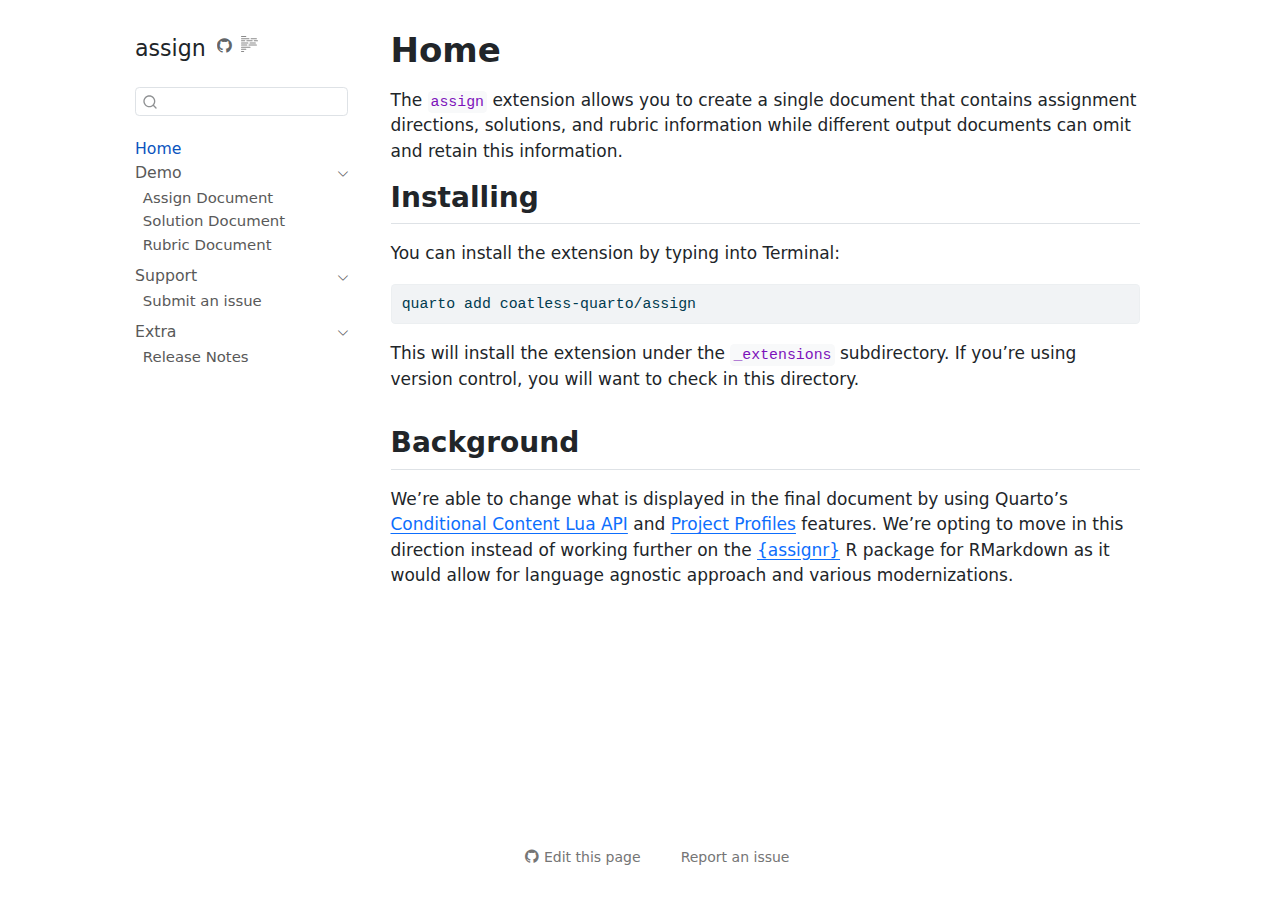
<file: index.html>
<!DOCTYPE html>
<html xmlns="http://www.w3.org/1999/xhtml" lang="en" xml:lang="en"><head>

<meta charset="utf-8">
<meta name="generator" content="quarto-1.6.7">

<meta name="viewport" content="width=device-width, initial-scale=1.0, user-scalable=yes">


<title>Home – assign</title>
<style>
code{white-space: pre-wrap;}
span.smallcaps{font-variant: small-caps;}
div.columns{display: flex; gap: min(4vw, 1.5em);}
div.column{flex: auto; overflow-x: auto;}
div.hanging-indent{margin-left: 1.5em; text-indent: -1.5em;}
ul.task-list{list-style: none;}
ul.task-list li input[type="checkbox"] {
  width: 0.8em;
  margin: 0 0.8em 0.2em -1em; /* quarto-specific, see https://github.com/quarto-dev/quarto-cli/issues/4556 */ 
  vertical-align: middle;
}
/* CSS for syntax highlighting */
pre > code.sourceCode { white-space: pre; position: relative; }
pre > code.sourceCode > span { line-height: 1.25; }
pre > code.sourceCode > span:empty { height: 1.2em; }
.sourceCode { overflow: visible; }
code.sourceCode > span { color: inherit; text-decoration: inherit; }
div.sourceCode { margin: 1em 0; }
pre.sourceCode { margin: 0; }
@media screen {
div.sourceCode { overflow: auto; }
}
@media print {
pre > code.sourceCode { white-space: pre-wrap; }
pre > code.sourceCode > span { display: inline-block; text-indent: -5em; padding-left: 5em; }
}
pre.numberSource code
  { counter-reset: source-line 0; }
pre.numberSource code > span
  { position: relative; left: -4em; counter-increment: source-line; }
pre.numberSource code > span > a:first-child::before
  { content: counter(source-line);
    position: relative; left: -1em; text-align: right; vertical-align: baseline;
    border: none; display: inline-block;
    -webkit-touch-callout: none; -webkit-user-select: none;
    -khtml-user-select: none; -moz-user-select: none;
    -ms-user-select: none; user-select: none;
    padding: 0 4px; width: 4em;
  }
pre.numberSource { margin-left: 3em;  padding-left: 4px; }
div.sourceCode
  {   }
@media screen {
pre > code.sourceCode > span > a:first-child::before { text-decoration: underline; }
}
</style>


<script src="site_libs/quarto-nav/quarto-nav.js"></script>
<script src="site_libs/quarto-nav/headroom.min.js"></script>
<script src="site_libs/clipboard/clipboard.min.js"></script>
<script src="site_libs/quarto-search/autocomplete.umd.js"></script>
<script src="site_libs/quarto-search/fuse.min.js"></script>
<script src="site_libs/quarto-search/quarto-search.js"></script>
<meta name="quarto:offset" content="./">
<script src="site_libs/quarto-html/quarto.js"></script>
<script src="site_libs/quarto-html/popper.min.js"></script>
<script src="site_libs/quarto-html/tippy.umd.min.js"></script>
<script src="site_libs/quarto-html/anchor.min.js"></script>
<link href="site_libs/quarto-html/tippy.css" rel="stylesheet">
<link href="site_libs/quarto-html/quarto-syntax-highlighting-79bb3942e891885f9f7af119cd221462.css" rel="stylesheet" id="quarto-text-highlighting-styles">
<script src="site_libs/bootstrap/bootstrap.min.js"></script>
<link href="site_libs/bootstrap/bootstrap-icons.css" rel="stylesheet">
<link href="site_libs/bootstrap/bootstrap-ce0498a12673e7fb4f8b258e19eb848a.min.css" rel="stylesheet" append-hash="true" id="quarto-bootstrap" data-mode="light">
<script id="quarto-search-options" type="application/json">{
  "location": "sidebar",
  "copy-button": false,
  "collapse-after": 3,
  "panel-placement": "start",
  "type": "textbox",
  "limit": 50,
  "keyboard-shortcut": [
    "f",
    "/",
    "s"
  ],
  "show-item-context": false,
  "language": {
    "search-no-results-text": "No results",
    "search-matching-documents-text": "matching documents",
    "search-copy-link-title": "Copy link to search",
    "search-hide-matches-text": "Hide additional matches",
    "search-more-match-text": "more match in this document",
    "search-more-matches-text": "more matches in this document",
    "search-clear-button-title": "Clear",
    "search-text-placeholder": "",
    "search-detached-cancel-button-title": "Cancel",
    "search-submit-button-title": "Submit",
    "search-label": "Search"
  }
}</script>


</head>

<body class="nav-sidebar floating fullcontent">

<div id="quarto-search-results"></div>
  <header id="quarto-header" class="headroom fixed-top">
  <nav class="quarto-secondary-nav">
    <div class="container-fluid d-flex">
      <button type="button" class="quarto-btn-toggle btn" data-bs-toggle="collapse" role="button" data-bs-target=".quarto-sidebar-collapse-item" aria-controls="quarto-sidebar" aria-expanded="false" aria-label="Toggle sidebar navigation" onclick="if (window.quartoToggleHeadroom) { window.quartoToggleHeadroom(); }">
        <i class="bi bi-layout-text-sidebar-reverse"></i>
      </button>
        <nav class="quarto-page-breadcrumbs" aria-label="breadcrumb"><ol class="breadcrumb"><li class="breadcrumb-item"><a href="./index.html">Home</a></li></ol></nav>
        <a class="flex-grow-1" role="navigation" data-bs-toggle="collapse" data-bs-target=".quarto-sidebar-collapse-item" aria-controls="quarto-sidebar" aria-expanded="false" aria-label="Toggle sidebar navigation" onclick="if (window.quartoToggleHeadroom) { window.quartoToggleHeadroom(); }">      
        </a>
      <button type="button" class="btn quarto-search-button" aria-label="Search" onclick="window.quartoOpenSearch();">
        <i class="bi bi-search"></i>
      </button>
    </div>
  </nav>
</header>
<!-- content -->
<div id="quarto-content" class="quarto-container page-columns page-rows-contents page-layout-article">
<!-- sidebar -->
  <nav id="quarto-sidebar" class="sidebar collapse collapse-horizontal quarto-sidebar-collapse-item sidebar-navigation floating overflow-auto">
    <div class="pt-lg-2 mt-2 text-left sidebar-header">
    <div class="sidebar-title mb-0 py-0">
      <a href="./">assign</a> 
        <div class="sidebar-tools-main">
    <a href="https://github.com/coatless-quarto/assign/" title="" class="quarto-navigation-tool px-1" aria-label=""><i class="bi bi-github"></i></a>
  <a href="" class="quarto-reader-toggle quarto-navigation-tool px-1" onclick="window.quartoToggleReader(); return false;" title="Toggle reader mode">
  <div class="quarto-reader-toggle-btn">
  <i class="bi"></i>
  </div>
</a>
</div>
    </div>
      </div>
        <div class="mt-2 flex-shrink-0 align-items-center">
        <div class="sidebar-search">
        <div id="quarto-search" class="" title="Search"></div>
        </div>
        </div>
    <div class="sidebar-menu-container"> 
    <ul class="list-unstyled mt-1">
        <li class="sidebar-item">
  <div class="sidebar-item-container"> 
  <a href="./index.html" class="sidebar-item-text sidebar-link active">
 <span class="menu-text">Home</span></a>
  </div>
</li>
        <li class="sidebar-item sidebar-item-section">
      <div class="sidebar-item-container"> 
            <a class="sidebar-item-text sidebar-link text-start" data-bs-toggle="collapse" data-bs-target="#quarto-sidebar-section-1" role="navigation" aria-expanded="true">
 <span class="menu-text">Demo</span></a>
          <a class="sidebar-item-toggle text-start" data-bs-toggle="collapse" data-bs-target="#quarto-sidebar-section-1" role="navigation" aria-expanded="true" aria-label="Toggle section">
            <i class="bi bi-chevron-right ms-2"></i>
          </a> 
      </div>
      <ul id="quarto-sidebar-section-1" class="collapse list-unstyled sidebar-section depth1 show">  
          <li class="sidebar-item">
  <div class="sidebar-item-container"> 
  <a href="https://quarto.thecoatlessprofessor.com/assign/demo/assign" class="sidebar-item-text sidebar-link">
 <span class="menu-text">Assign Document</span></a>
  </div>
</li>
          <li class="sidebar-item">
  <div class="sidebar-item-container"> 
  <a href="https://quarto.thecoatlessprofessor.com/assign/demo/solution" class="sidebar-item-text sidebar-link">
 <span class="menu-text">Solution Document</span></a>
  </div>
</li>
          <li class="sidebar-item">
  <div class="sidebar-item-container"> 
  <a href="https://quarto.thecoatlessprofessor.com/assign/demo/rubric" class="sidebar-item-text sidebar-link">
 <span class="menu-text">Rubric Document</span></a>
  </div>
</li>
      </ul>
  </li>
        <li class="sidebar-item sidebar-item-section">
      <div class="sidebar-item-container"> 
            <a class="sidebar-item-text sidebar-link text-start" data-bs-toggle="collapse" data-bs-target="#quarto-sidebar-section-2" role="navigation" aria-expanded="true">
 <span class="menu-text">Support</span></a>
          <a class="sidebar-item-toggle text-start" data-bs-toggle="collapse" data-bs-target="#quarto-sidebar-section-2" role="navigation" aria-expanded="true" aria-label="Toggle section">
            <i class="bi bi-chevron-right ms-2"></i>
          </a> 
      </div>
      <ul id="quarto-sidebar-section-2" class="collapse list-unstyled sidebar-section depth1 show">  
          <li class="sidebar-item">
  <div class="sidebar-item-container"> 
  <a href="https://github.com/coatless-quarto/assign/issues/new/choose" class="sidebar-item-text sidebar-link">
 <span class="menu-text">Submit an issue</span></a>
  </div>
</li>
      </ul>
  </li>
        <li class="sidebar-item sidebar-item-section">
      <div class="sidebar-item-container"> 
            <a class="sidebar-item-text sidebar-link text-start" data-bs-toggle="collapse" data-bs-target="#quarto-sidebar-section-3" role="navigation" aria-expanded="true">
 <span class="menu-text">Extra</span></a>
          <a class="sidebar-item-toggle text-start" data-bs-toggle="collapse" data-bs-target="#quarto-sidebar-section-3" role="navigation" aria-expanded="true" aria-label="Toggle section">
            <i class="bi bi-chevron-right ms-2"></i>
          </a> 
      </div>
      <ul id="quarto-sidebar-section-3" class="collapse list-unstyled sidebar-section depth1 show">  
          <li class="sidebar-item">
  <div class="sidebar-item-container"> 
  <a href="./qassign-release-notes.html" class="sidebar-item-text sidebar-link">
 <span class="menu-text">Release Notes</span></a>
  </div>
</li>
      </ul>
  </li>
    </ul>
    </div>
</nav>
<div id="quarto-sidebar-glass" class="quarto-sidebar-collapse-item" data-bs-toggle="collapse" data-bs-target=".quarto-sidebar-collapse-item"></div>
<!-- margin-sidebar -->
    
<!-- main -->
<main class="content" id="quarto-document-content">

<header id="title-block-header" class="quarto-title-block default">
<div class="quarto-title">
<h1 class="title">Home</h1>
</div>



<div class="quarto-title-meta">

    
  
    
  </div>
  


</header>


<p>The <code>assign</code> extension allows you to create a single document that contains assignment directions, solutions, and rubric information while different output documents can omit and retain this information.</p>
<section id="installing" class="level2">
<h2 class="anchored" data-anchor-id="installing">Installing</h2>
<p>You can install the extension by typing into Terminal:</p>
<div class="sourceCode" id="cb1"><pre class="sourceCode bash code-with-copy"><code class="sourceCode bash"><span id="cb1-1"><a href="#cb1-1" aria-hidden="true" tabindex="-1"></a><span class="ex">quarto</span> add coatless-quarto/assign</span></code><button title="Copy to Clipboard" class="code-copy-button"><i class="bi"></i></button></pre></div>
<p>This will install the extension under the <code>_extensions</code> subdirectory. If you’re using version control, you will want to check in this directory.</p>
</section>
<section id="background" class="level2">
<h2 class="anchored" data-anchor-id="background">Background</h2>
<p>We’re able to change what is displayed in the final document by using Quarto’s <a href="https://quarto.org/docs/authoring/conditional.html">Conditional Content Lua API</a> and <a href="https://quarto.org/docs/projects/profiles.html">Project Profiles</a> features. We’re opting to move in this direction instead of working further on the <a href="https://github.com/r-assist/assignr">{assignr}</a> R package for RMarkdown as it would allow for language agnostic approach and various modernizations.</p>


</section>

</main> <!-- /main -->
<script id="quarto-html-after-body" type="application/javascript">
window.document.addEventListener("DOMContentLoaded", function (event) {
  const toggleBodyColorMode = (bsSheetEl) => {
    const mode = bsSheetEl.getAttribute("data-mode");
    const bodyEl = window.document.querySelector("body");
    if (mode === "dark") {
      bodyEl.classList.add("quarto-dark");
      bodyEl.classList.remove("quarto-light");
    } else {
      bodyEl.classList.add("quarto-light");
      bodyEl.classList.remove("quarto-dark");
    }
  }
  const toggleBodyColorPrimary = () => {
    const bsSheetEl = window.document.querySelector("link#quarto-bootstrap");
    if (bsSheetEl) {
      toggleBodyColorMode(bsSheetEl);
    }
  }
  toggleBodyColorPrimary();  
  const icon = "";
  const anchorJS = new window.AnchorJS();
  anchorJS.options = {
    placement: 'right',
    icon: icon
  };
  anchorJS.add('.anchored');
  const isCodeAnnotation = (el) => {
    for (const clz of el.classList) {
      if (clz.startsWith('code-annotation-')) {                     
        return true;
      }
    }
    return false;
  }
  const onCopySuccess = function(e) {
    // button target
    const button = e.trigger;
    // don't keep focus
    button.blur();
    // flash "checked"
    button.classList.add('code-copy-button-checked');
    var currentTitle = button.getAttribute("title");
    button.setAttribute("title", "Copied!");
    let tooltip;
    if (window.bootstrap) {
      button.setAttribute("data-bs-toggle", "tooltip");
      button.setAttribute("data-bs-placement", "left");
      button.setAttribute("data-bs-title", "Copied!");
      tooltip = new bootstrap.Tooltip(button, 
        { trigger: "manual", 
          customClass: "code-copy-button-tooltip",
          offset: [0, -8]});
      tooltip.show();    
    }
    setTimeout(function() {
      if (tooltip) {
        tooltip.hide();
        button.removeAttribute("data-bs-title");
        button.removeAttribute("data-bs-toggle");
        button.removeAttribute("data-bs-placement");
      }
      button.setAttribute("title", currentTitle);
      button.classList.remove('code-copy-button-checked');
    }, 1000);
    // clear code selection
    e.clearSelection();
  }
  const getTextToCopy = function(trigger) {
      const codeEl = trigger.previousElementSibling.cloneNode(true);
      for (const childEl of codeEl.children) {
        if (isCodeAnnotation(childEl)) {
          childEl.remove();
        }
      }
      return codeEl.innerText;
  }
  const clipboard = new window.ClipboardJS('.code-copy-button:not([data-in-quarto-modal])', {
    text: getTextToCopy
  });
  clipboard.on('success', onCopySuccess);
  if (window.document.getElementById('quarto-embedded-source-code-modal')) {
    // For code content inside modals, clipBoardJS needs to be initialized with a container option
    // TODO: Check when it could be a function (https://github.com/zenorocha/clipboard.js/issues/860)
    const clipboardModal = new window.ClipboardJS('.code-copy-button[data-in-quarto-modal]', {
      text: getTextToCopy,
      container: window.document.getElementById('quarto-embedded-source-code-modal')
    });
    clipboardModal.on('success', onCopySuccess);
  }
    var localhostRegex = new RegExp(/^(?:http|https):\/\/localhost\:?[0-9]*\//);
    var mailtoRegex = new RegExp(/^mailto:/);
      var filterRegex = new RegExp('/' + window.location.host + '/');
    var isInternal = (href) => {
        return filterRegex.test(href) || localhostRegex.test(href) || mailtoRegex.test(href);
    }
    // Inspect non-navigation links and adorn them if external
 	var links = window.document.querySelectorAll('a[href]:not(.nav-link):not(.navbar-brand):not(.toc-action):not(.sidebar-link):not(.sidebar-item-toggle):not(.pagination-link):not(.no-external):not([aria-hidden]):not(.dropdown-item):not(.quarto-navigation-tool):not(.about-link)');
    for (var i=0; i<links.length; i++) {
      const link = links[i];
      if (!isInternal(link.href)) {
        // undo the damage that might have been done by quarto-nav.js in the case of
        // links that we want to consider external
        if (link.dataset.originalHref !== undefined) {
          link.href = link.dataset.originalHref;
        }
      }
    }
  function tippyHover(el, contentFn, onTriggerFn, onUntriggerFn) {
    const config = {
      allowHTML: true,
      maxWidth: 500,
      delay: 100,
      arrow: false,
      appendTo: function(el) {
          return el.parentElement;
      },
      interactive: true,
      interactiveBorder: 10,
      theme: 'quarto',
      placement: 'bottom-start',
    };
    if (contentFn) {
      config.content = contentFn;
    }
    if (onTriggerFn) {
      config.onTrigger = onTriggerFn;
    }
    if (onUntriggerFn) {
      config.onUntrigger = onUntriggerFn;
    }
    window.tippy(el, config); 
  }
  const noterefs = window.document.querySelectorAll('a[role="doc-noteref"]');
  for (var i=0; i<noterefs.length; i++) {
    const ref = noterefs[i];
    tippyHover(ref, function() {
      // use id or data attribute instead here
      let href = ref.getAttribute('data-footnote-href') || ref.getAttribute('href');
      try { href = new URL(href).hash; } catch {}
      const id = href.replace(/^#\/?/, "");
      const note = window.document.getElementById(id);
      if (note) {
        return note.innerHTML;
      } else {
        return "";
      }
    });
  }
  const xrefs = window.document.querySelectorAll('a.quarto-xref');
  const processXRef = (id, note) => {
    // Strip column container classes
    const stripColumnClz = (el) => {
      el.classList.remove("page-full", "page-columns");
      if (el.children) {
        for (const child of el.children) {
          stripColumnClz(child);
        }
      }
    }
    stripColumnClz(note)
    if (id === null || id.startsWith('sec-')) {
      // Special case sections, only their first couple elements
      const container = document.createElement("div");
      if (note.children && note.children.length > 2) {
        container.appendChild(note.children[0].cloneNode(true));
        for (let i = 1; i < note.children.length; i++) {
          const child = note.children[i];
          if (child.tagName === "P" && child.innerText === "") {
            continue;
          } else {
            container.appendChild(child.cloneNode(true));
            break;
          }
        }
        if (window.Quarto?.typesetMath) {
          window.Quarto.typesetMath(container);
        }
        return container.innerHTML
      } else {
        if (window.Quarto?.typesetMath) {
          window.Quarto.typesetMath(note);
        }
        return note.innerHTML;
      }
    } else {
      // Remove any anchor links if they are present
      const anchorLink = note.querySelector('a.anchorjs-link');
      if (anchorLink) {
        anchorLink.remove();
      }
      if (window.Quarto?.typesetMath) {
        window.Quarto.typesetMath(note);
      }
      // TODO in 1.5, we should make sure this works without a callout special case
      if (note.classList.contains("callout")) {
        return note.outerHTML;
      } else {
        return note.innerHTML;
      }
    }
  }
  for (var i=0; i<xrefs.length; i++) {
    const xref = xrefs[i];
    tippyHover(xref, undefined, function(instance) {
      instance.disable();
      let url = xref.getAttribute('href');
      let hash = undefined; 
      if (url.startsWith('#')) {
        hash = url;
      } else {
        try { hash = new URL(url).hash; } catch {}
      }
      if (hash) {
        const id = hash.replace(/^#\/?/, "");
        const note = window.document.getElementById(id);
        if (note !== null) {
          try {
            const html = processXRef(id, note.cloneNode(true));
            instance.setContent(html);
          } finally {
            instance.enable();
            instance.show();
          }
        } else {
          // See if we can fetch this
          fetch(url.split('#')[0])
          .then(res => res.text())
          .then(html => {
            const parser = new DOMParser();
            const htmlDoc = parser.parseFromString(html, "text/html");
            const note = htmlDoc.getElementById(id);
            if (note !== null) {
              const html = processXRef(id, note);
              instance.setContent(html);
            } 
          }).finally(() => {
            instance.enable();
            instance.show();
          });
        }
      } else {
        // See if we can fetch a full url (with no hash to target)
        // This is a special case and we should probably do some content thinning / targeting
        fetch(url)
        .then(res => res.text())
        .then(html => {
          const parser = new DOMParser();
          const htmlDoc = parser.parseFromString(html, "text/html");
          const note = htmlDoc.querySelector('main.content');
          if (note !== null) {
            // This should only happen for chapter cross references
            // (since there is no id in the URL)
            // remove the first header
            if (note.children.length > 0 && note.children[0].tagName === "HEADER") {
              note.children[0].remove();
            }
            const html = processXRef(null, note);
            instance.setContent(html);
          } 
        }).finally(() => {
          instance.enable();
          instance.show();
        });
      }
    }, function(instance) {
    });
  }
      let selectedAnnoteEl;
      const selectorForAnnotation = ( cell, annotation) => {
        let cellAttr = 'data-code-cell="' + cell + '"';
        let lineAttr = 'data-code-annotation="' +  annotation + '"';
        const selector = 'span[' + cellAttr + '][' + lineAttr + ']';
        return selector;
      }
      const selectCodeLines = (annoteEl) => {
        const doc = window.document;
        const targetCell = annoteEl.getAttribute("data-target-cell");
        const targetAnnotation = annoteEl.getAttribute("data-target-annotation");
        const annoteSpan = window.document.querySelector(selectorForAnnotation(targetCell, targetAnnotation));
        const lines = annoteSpan.getAttribute("data-code-lines").split(",");
        const lineIds = lines.map((line) => {
          return targetCell + "-" + line;
        })
        let top = null;
        let height = null;
        let parent = null;
        if (lineIds.length > 0) {
            //compute the position of the single el (top and bottom and make a div)
            const el = window.document.getElementById(lineIds[0]);
            top = el.offsetTop;
            height = el.offsetHeight;
            parent = el.parentElement.parentElement;
          if (lineIds.length > 1) {
            const lastEl = window.document.getElementById(lineIds[lineIds.length - 1]);
            const bottom = lastEl.offsetTop + lastEl.offsetHeight;
            height = bottom - top;
          }
          if (top !== null && height !== null && parent !== null) {
            // cook up a div (if necessary) and position it 
            let div = window.document.getElementById("code-annotation-line-highlight");
            if (div === null) {
              div = window.document.createElement("div");
              div.setAttribute("id", "code-annotation-line-highlight");
              div.style.position = 'absolute';
              parent.appendChild(div);
            }
            div.style.top = top - 2 + "px";
            div.style.height = height + 4 + "px";
            div.style.left = 0;
            let gutterDiv = window.document.getElementById("code-annotation-line-highlight-gutter");
            if (gutterDiv === null) {
              gutterDiv = window.document.createElement("div");
              gutterDiv.setAttribute("id", "code-annotation-line-highlight-gutter");
              gutterDiv.style.position = 'absolute';
              const codeCell = window.document.getElementById(targetCell);
              const gutter = codeCell.querySelector('.code-annotation-gutter');
              gutter.appendChild(gutterDiv);
            }
            gutterDiv.style.top = top - 2 + "px";
            gutterDiv.style.height = height + 4 + "px";
          }
          selectedAnnoteEl = annoteEl;
        }
      };
      const unselectCodeLines = () => {
        const elementsIds = ["code-annotation-line-highlight", "code-annotation-line-highlight-gutter"];
        elementsIds.forEach((elId) => {
          const div = window.document.getElementById(elId);
          if (div) {
            div.remove();
          }
        });
        selectedAnnoteEl = undefined;
      };
        // Handle positioning of the toggle
    window.addEventListener(
      "resize",
      throttle(() => {
        elRect = undefined;
        if (selectedAnnoteEl) {
          selectCodeLines(selectedAnnoteEl);
        }
      }, 10)
    );
    function throttle(fn, ms) {
    let throttle = false;
    let timer;
      return (...args) => {
        if(!throttle) { // first call gets through
            fn.apply(this, args);
            throttle = true;
        } else { // all the others get throttled
            if(timer) clearTimeout(timer); // cancel #2
            timer = setTimeout(() => {
              fn.apply(this, args);
              timer = throttle = false;
            }, ms);
        }
      };
    }
      // Attach click handler to the DT
      const annoteDls = window.document.querySelectorAll('dt[data-target-cell]');
      for (const annoteDlNode of annoteDls) {
        annoteDlNode.addEventListener('click', (event) => {
          const clickedEl = event.target;
          if (clickedEl !== selectedAnnoteEl) {
            unselectCodeLines();
            const activeEl = window.document.querySelector('dt[data-target-cell].code-annotation-active');
            if (activeEl) {
              activeEl.classList.remove('code-annotation-active');
            }
            selectCodeLines(clickedEl);
            clickedEl.classList.add('code-annotation-active');
          } else {
            // Unselect the line
            unselectCodeLines();
            clickedEl.classList.remove('code-annotation-active');
          }
        });
      }
  const findCites = (el) => {
    const parentEl = el.parentElement;
    if (parentEl) {
      const cites = parentEl.dataset.cites;
      if (cites) {
        return {
          el,
          cites: cites.split(' ')
        };
      } else {
        return findCites(el.parentElement)
      }
    } else {
      return undefined;
    }
  };
  var bibliorefs = window.document.querySelectorAll('a[role="doc-biblioref"]');
  for (var i=0; i<bibliorefs.length; i++) {
    const ref = bibliorefs[i];
    const citeInfo = findCites(ref);
    if (citeInfo) {
      tippyHover(citeInfo.el, function() {
        var popup = window.document.createElement('div');
        citeInfo.cites.forEach(function(cite) {
          var citeDiv = window.document.createElement('div');
          citeDiv.classList.add('hanging-indent');
          citeDiv.classList.add('csl-entry');
          var biblioDiv = window.document.getElementById('ref-' + cite);
          if (biblioDiv) {
            citeDiv.innerHTML = biblioDiv.innerHTML;
          }
          popup.appendChild(citeDiv);
        });
        return popup.innerHTML;
      });
    }
  }
});
</script>
</div> <!-- /content -->




<footer class="footer"><div class="nav-footer"><div class="nav-footer-center"><div class="toc-actions"><ul><li><a href="https://github.com/coatless-quarto/assign/edit/main/index.qmd" class="toc-action"><i class="bi bi-github"></i>Edit this page</a></li><li><a href="https://github.com/coatless-quarto/assign/issues/new" class="toc-action"><i class="bi empty"></i>Report an issue</a></li></ul></div></div></div></footer></body></html>
</file>
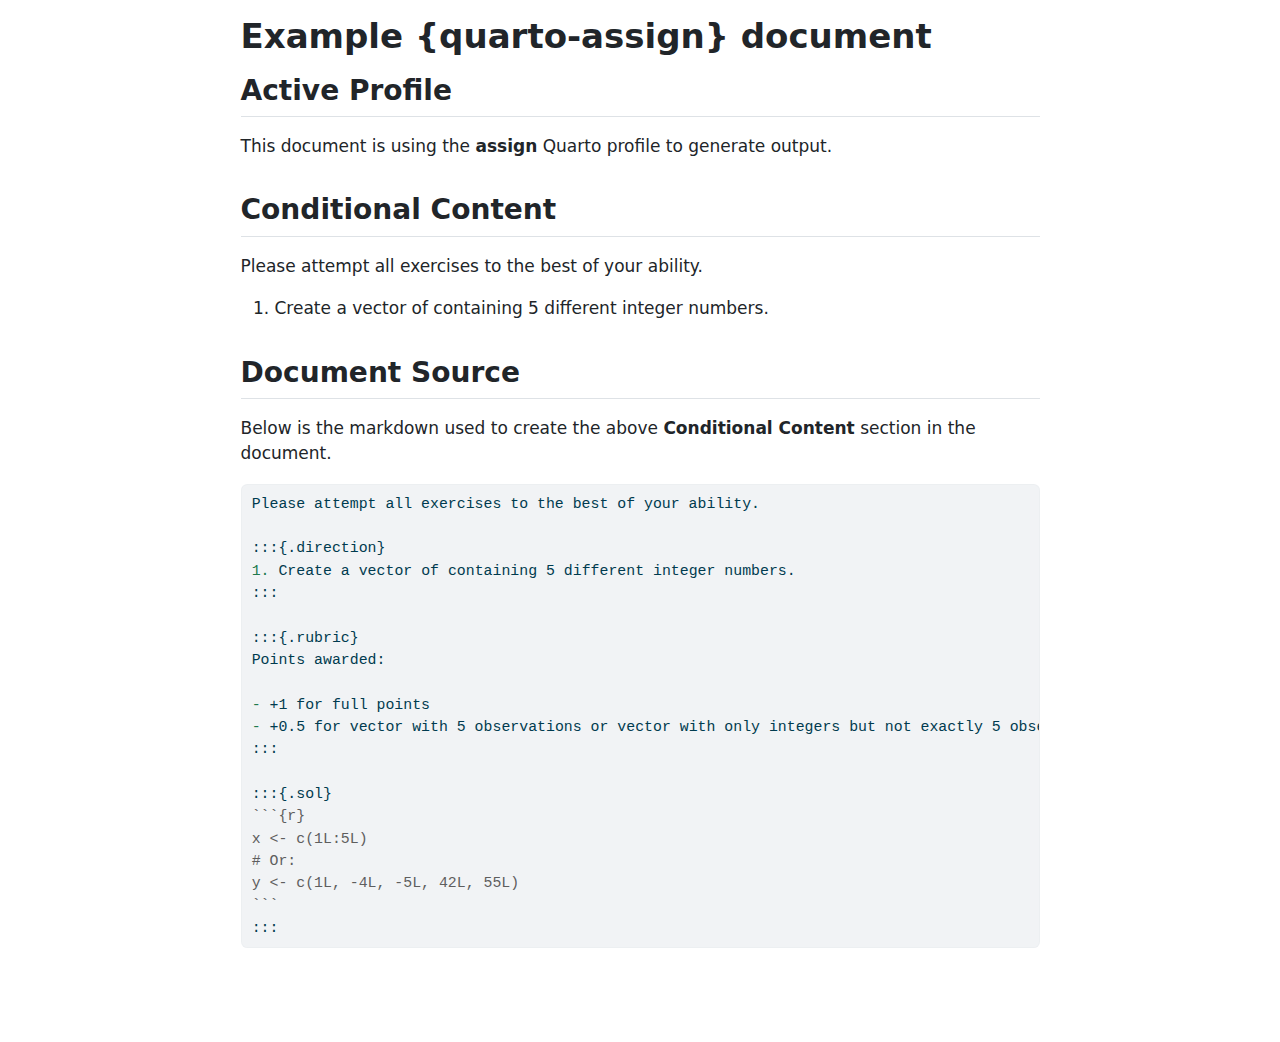
<file: demo/assign/index.html>
<!DOCTYPE html>
<html xmlns="http://www.w3.org/1999/xhtml" lang="en" xml:lang="en"><head>

<meta charset="utf-8">
<meta name="generator" content="quarto-1.6.7">

<meta name="viewport" content="width=device-width, initial-scale=1.0, user-scalable=yes">


<title>Example {quarto-assign} document</title>
<style>
code{white-space: pre-wrap;}
span.smallcaps{font-variant: small-caps;}
div.columns{display: flex; gap: min(4vw, 1.5em);}
div.column{flex: auto; overflow-x: auto;}
div.hanging-indent{margin-left: 1.5em; text-indent: -1.5em;}
ul.task-list{list-style: none;}
ul.task-list li input[type="checkbox"] {
  width: 0.8em;
  margin: 0 0.8em 0.2em -1em; /* quarto-specific, see https://github.com/quarto-dev/quarto-cli/issues/4556 */ 
  vertical-align: middle;
}
/* CSS for syntax highlighting */
pre > code.sourceCode { white-space: pre; position: relative; }
pre > code.sourceCode > span { line-height: 1.25; }
pre > code.sourceCode > span:empty { height: 1.2em; }
.sourceCode { overflow: visible; }
code.sourceCode > span { color: inherit; text-decoration: inherit; }
div.sourceCode { margin: 1em 0; }
pre.sourceCode { margin: 0; }
@media screen {
div.sourceCode { overflow: auto; }
}
@media print {
pre > code.sourceCode { white-space: pre-wrap; }
pre > code.sourceCode > span { display: inline-block; text-indent: -5em; padding-left: 5em; }
}
pre.numberSource code
  { counter-reset: source-line 0; }
pre.numberSource code > span
  { position: relative; left: -4em; counter-increment: source-line; }
pre.numberSource code > span > a:first-child::before
  { content: counter(source-line);
    position: relative; left: -1em; text-align: right; vertical-align: baseline;
    border: none; display: inline-block;
    -webkit-touch-callout: none; -webkit-user-select: none;
    -khtml-user-select: none; -moz-user-select: none;
    -ms-user-select: none; user-select: none;
    padding: 0 4px; width: 4em;
  }
pre.numberSource { margin-left: 3em;  padding-left: 4px; }
div.sourceCode
  {   }
@media screen {
pre > code.sourceCode > span > a:first-child::before { text-decoration: underline; }
}
</style>


<script src="index_files/libs/clipboard/clipboard.min.js"></script>
<script src="index_files/libs/quarto-html/quarto.js"></script>
<script src="index_files/libs/quarto-html/popper.min.js"></script>
<script src="index_files/libs/quarto-html/tippy.umd.min.js"></script>
<script src="index_files/libs/quarto-html/anchor.min.js"></script>
<link href="index_files/libs/quarto-html/tippy.css" rel="stylesheet">
<link href="index_files/libs/quarto-html/quarto-syntax-highlighting-79bb3942e891885f9f7af119cd221462.css" rel="stylesheet" id="quarto-text-highlighting-styles">
<script src="index_files/libs/bootstrap/bootstrap.min.js"></script>
<link href="index_files/libs/bootstrap/bootstrap-icons.css" rel="stylesheet">
<link href="index_files/libs/bootstrap/bootstrap-451e149ce070b5585fc50efbbce871bd.min.css" rel="stylesheet" append-hash="true" id="quarto-bootstrap" data-mode="light">


</head>

<body class="fullcontent">

<div id="quarto-content" class="page-columns page-rows-contents page-layout-article">

<main class="content" id="quarto-document-content">

<header id="title-block-header" class="quarto-title-block default">
<div class="quarto-title">
<h1 class="title">Example {quarto-assign} document</h1>
</div>



<div class="quarto-title-meta">

    
  
    
  </div>
  


</header>


<section id="active-profile" class="level2">
<h2 class="anchored" data-anchor-id="active-profile">Active Profile</h2>
<p>This document is using the <strong>assign</strong> Quarto profile to generate output.</p>
</section>
<section id="conditional-content" class="level2">
<h2 class="anchored" data-anchor-id="conditional-content">Conditional Content</h2>
<p>Please attempt all exercises to the best of your ability.</p>
<ol type="1">
<li>Create a vector of containing 5 different integer numbers.<br>
</li>
</ol>
</section>
<section id="document-source" class="level2">
<h2 class="anchored" data-anchor-id="document-source">Document Source</h2>
<p>Below is the markdown used to create the above <strong>Conditional Content</strong> section in the document.</p>
<div class="sourceCode" id="cb1"><pre class="sourceCode markdown md code-with-copy"><code class="sourceCode markdown"><span id="cb1-1"><a href="#cb1-1" aria-hidden="true" tabindex="-1"></a>Please attempt all exercises to the best of your ability.</span>
<span id="cb1-2"><a href="#cb1-2" aria-hidden="true" tabindex="-1"></a></span>
<span id="cb1-3"><a href="#cb1-3" aria-hidden="true" tabindex="-1"></a>:::{.direction}</span>
<span id="cb1-4"><a href="#cb1-4" aria-hidden="true" tabindex="-1"></a><span class="ss">1. </span>Create a vector of containing 5 different integer numbers.  </span>
<span id="cb1-5"><a href="#cb1-5" aria-hidden="true" tabindex="-1"></a>:::</span>
<span id="cb1-6"><a href="#cb1-6" aria-hidden="true" tabindex="-1"></a></span>
<span id="cb1-7"><a href="#cb1-7" aria-hidden="true" tabindex="-1"></a>:::{.rubric}</span>
<span id="cb1-8"><a href="#cb1-8" aria-hidden="true" tabindex="-1"></a>Points awarded:</span>
<span id="cb1-9"><a href="#cb1-9" aria-hidden="true" tabindex="-1"></a></span>
<span id="cb1-10"><a href="#cb1-10" aria-hidden="true" tabindex="-1"></a><span class="ss">- </span>+1 for full points</span>
<span id="cb1-11"><a href="#cb1-11" aria-hidden="true" tabindex="-1"></a><span class="ss">- </span>+0.5 for vector with 5 observations or vector with only integers but not exactly 5 observations.</span>
<span id="cb1-12"><a href="#cb1-12" aria-hidden="true" tabindex="-1"></a>:::</span>
<span id="cb1-13"><a href="#cb1-13" aria-hidden="true" tabindex="-1"></a></span>
<span id="cb1-14"><a href="#cb1-14" aria-hidden="true" tabindex="-1"></a>:::{.sol}</span>
<span id="cb1-15"><a href="#cb1-15" aria-hidden="true" tabindex="-1"></a><span class="in">```{r}</span></span>
<span id="cb1-16"><a href="#cb1-16" aria-hidden="true" tabindex="-1"></a><span class="in">x &lt;- c(1L:5L)</span></span>
<span id="cb1-17"><a href="#cb1-17" aria-hidden="true" tabindex="-1"></a><span class="in"># Or: </span></span>
<span id="cb1-18"><a href="#cb1-18" aria-hidden="true" tabindex="-1"></a><span class="in">y &lt;- c(1L, -4L, -5L, 42L, 55L)</span></span>
<span id="cb1-19"><a href="#cb1-19" aria-hidden="true" tabindex="-1"></a><span class="in">```</span></span>
<span id="cb1-20"><a href="#cb1-20" aria-hidden="true" tabindex="-1"></a>:::</span></code><button title="Copy to Clipboard" class="code-copy-button"><i class="bi"></i></button></pre></div>
</section>

</main>
<!-- /main column -->
<script id="quarto-html-after-body" type="application/javascript">
window.document.addEventListener("DOMContentLoaded", function (event) {
  const toggleBodyColorMode = (bsSheetEl) => {
    const mode = bsSheetEl.getAttribute("data-mode");
    const bodyEl = window.document.querySelector("body");
    if (mode === "dark") {
      bodyEl.classList.add("quarto-dark");
      bodyEl.classList.remove("quarto-light");
    } else {
      bodyEl.classList.add("quarto-light");
      bodyEl.classList.remove("quarto-dark");
    }
  }
  const toggleBodyColorPrimary = () => {
    const bsSheetEl = window.document.querySelector("link#quarto-bootstrap");
    if (bsSheetEl) {
      toggleBodyColorMode(bsSheetEl);
    }
  }
  toggleBodyColorPrimary();  
  const icon = "";
  const anchorJS = new window.AnchorJS();
  anchorJS.options = {
    placement: 'right',
    icon: icon
  };
  anchorJS.add('.anchored');
  const isCodeAnnotation = (el) => {
    for (const clz of el.classList) {
      if (clz.startsWith('code-annotation-')) {                     
        return true;
      }
    }
    return false;
  }
  const onCopySuccess = function(e) {
    // button target
    const button = e.trigger;
    // don't keep focus
    button.blur();
    // flash "checked"
    button.classList.add('code-copy-button-checked');
    var currentTitle = button.getAttribute("title");
    button.setAttribute("title", "Copied!");
    let tooltip;
    if (window.bootstrap) {
      button.setAttribute("data-bs-toggle", "tooltip");
      button.setAttribute("data-bs-placement", "left");
      button.setAttribute("data-bs-title", "Copied!");
      tooltip = new bootstrap.Tooltip(button, 
        { trigger: "manual", 
          customClass: "code-copy-button-tooltip",
          offset: [0, -8]});
      tooltip.show();    
    }
    setTimeout(function() {
      if (tooltip) {
        tooltip.hide();
        button.removeAttribute("data-bs-title");
        button.removeAttribute("data-bs-toggle");
        button.removeAttribute("data-bs-placement");
      }
      button.setAttribute("title", currentTitle);
      button.classList.remove('code-copy-button-checked');
    }, 1000);
    // clear code selection
    e.clearSelection();
  }
  const getTextToCopy = function(trigger) {
      const codeEl = trigger.previousElementSibling.cloneNode(true);
      for (const childEl of codeEl.children) {
        if (isCodeAnnotation(childEl)) {
          childEl.remove();
        }
      }
      return codeEl.innerText;
  }
  const clipboard = new window.ClipboardJS('.code-copy-button:not([data-in-quarto-modal])', {
    text: getTextToCopy
  });
  clipboard.on('success', onCopySuccess);
  if (window.document.getElementById('quarto-embedded-source-code-modal')) {
    // For code content inside modals, clipBoardJS needs to be initialized with a container option
    // TODO: Check when it could be a function (https://github.com/zenorocha/clipboard.js/issues/860)
    const clipboardModal = new window.ClipboardJS('.code-copy-button[data-in-quarto-modal]', {
      text: getTextToCopy,
      container: window.document.getElementById('quarto-embedded-source-code-modal')
    });
    clipboardModal.on('success', onCopySuccess);
  }
    var localhostRegex = new RegExp(/^(?:http|https):\/\/localhost\:?[0-9]*\//);
    var mailtoRegex = new RegExp(/^mailto:/);
      var filterRegex = new RegExp('/' + window.location.host + '/');
    var isInternal = (href) => {
        return filterRegex.test(href) || localhostRegex.test(href) || mailtoRegex.test(href);
    }
    // Inspect non-navigation links and adorn them if external
 	var links = window.document.querySelectorAll('a[href]:not(.nav-link):not(.navbar-brand):not(.toc-action):not(.sidebar-link):not(.sidebar-item-toggle):not(.pagination-link):not(.no-external):not([aria-hidden]):not(.dropdown-item):not(.quarto-navigation-tool):not(.about-link)');
    for (var i=0; i<links.length; i++) {
      const link = links[i];
      if (!isInternal(link.href)) {
        // undo the damage that might have been done by quarto-nav.js in the case of
        // links that we want to consider external
        if (link.dataset.originalHref !== undefined) {
          link.href = link.dataset.originalHref;
        }
      }
    }
  function tippyHover(el, contentFn, onTriggerFn, onUntriggerFn) {
    const config = {
      allowHTML: true,
      maxWidth: 500,
      delay: 100,
      arrow: false,
      appendTo: function(el) {
          return el.parentElement;
      },
      interactive: true,
      interactiveBorder: 10,
      theme: 'quarto',
      placement: 'bottom-start',
    };
    if (contentFn) {
      config.content = contentFn;
    }
    if (onTriggerFn) {
      config.onTrigger = onTriggerFn;
    }
    if (onUntriggerFn) {
      config.onUntrigger = onUntriggerFn;
    }
    window.tippy(el, config); 
  }
  const noterefs = window.document.querySelectorAll('a[role="doc-noteref"]');
  for (var i=0; i<noterefs.length; i++) {
    const ref = noterefs[i];
    tippyHover(ref, function() {
      // use id or data attribute instead here
      let href = ref.getAttribute('data-footnote-href') || ref.getAttribute('href');
      try { href = new URL(href).hash; } catch {}
      const id = href.replace(/^#\/?/, "");
      const note = window.document.getElementById(id);
      if (note) {
        return note.innerHTML;
      } else {
        return "";
      }
    });
  }
  const xrefs = window.document.querySelectorAll('a.quarto-xref');
  const processXRef = (id, note) => {
    // Strip column container classes
    const stripColumnClz = (el) => {
      el.classList.remove("page-full", "page-columns");
      if (el.children) {
        for (const child of el.children) {
          stripColumnClz(child);
        }
      }
    }
    stripColumnClz(note)
    if (id === null || id.startsWith('sec-')) {
      // Special case sections, only their first couple elements
      const container = document.createElement("div");
      if (note.children && note.children.length > 2) {
        container.appendChild(note.children[0].cloneNode(true));
        for (let i = 1; i < note.children.length; i++) {
          const child = note.children[i];
          if (child.tagName === "P" && child.innerText === "") {
            continue;
          } else {
            container.appendChild(child.cloneNode(true));
            break;
          }
        }
        if (window.Quarto?.typesetMath) {
          window.Quarto.typesetMath(container);
        }
        return container.innerHTML
      } else {
        if (window.Quarto?.typesetMath) {
          window.Quarto.typesetMath(note);
        }
        return note.innerHTML;
      }
    } else {
      // Remove any anchor links if they are present
      const anchorLink = note.querySelector('a.anchorjs-link');
      if (anchorLink) {
        anchorLink.remove();
      }
      if (window.Quarto?.typesetMath) {
        window.Quarto.typesetMath(note);
      }
      // TODO in 1.5, we should make sure this works without a callout special case
      if (note.classList.contains("callout")) {
        return note.outerHTML;
      } else {
        return note.innerHTML;
      }
    }
  }
  for (var i=0; i<xrefs.length; i++) {
    const xref = xrefs[i];
    tippyHover(xref, undefined, function(instance) {
      instance.disable();
      let url = xref.getAttribute('href');
      let hash = undefined; 
      if (url.startsWith('#')) {
        hash = url;
      } else {
        try { hash = new URL(url).hash; } catch {}
      }
      if (hash) {
        const id = hash.replace(/^#\/?/, "");
        const note = window.document.getElementById(id);
        if (note !== null) {
          try {
            const html = processXRef(id, note.cloneNode(true));
            instance.setContent(html);
          } finally {
            instance.enable();
            instance.show();
          }
        } else {
          // See if we can fetch this
          fetch(url.split('#')[0])
          .then(res => res.text())
          .then(html => {
            const parser = new DOMParser();
            const htmlDoc = parser.parseFromString(html, "text/html");
            const note = htmlDoc.getElementById(id);
            if (note !== null) {
              const html = processXRef(id, note);
              instance.setContent(html);
            } 
          }).finally(() => {
            instance.enable();
            instance.show();
          });
        }
      } else {
        // See if we can fetch a full url (with no hash to target)
        // This is a special case and we should probably do some content thinning / targeting
        fetch(url)
        .then(res => res.text())
        .then(html => {
          const parser = new DOMParser();
          const htmlDoc = parser.parseFromString(html, "text/html");
          const note = htmlDoc.querySelector('main.content');
          if (note !== null) {
            // This should only happen for chapter cross references
            // (since there is no id in the URL)
            // remove the first header
            if (note.children.length > 0 && note.children[0].tagName === "HEADER") {
              note.children[0].remove();
            }
            const html = processXRef(null, note);
            instance.setContent(html);
          } 
        }).finally(() => {
          instance.enable();
          instance.show();
        });
      }
    }, function(instance) {
    });
  }
      let selectedAnnoteEl;
      const selectorForAnnotation = ( cell, annotation) => {
        let cellAttr = 'data-code-cell="' + cell + '"';
        let lineAttr = 'data-code-annotation="' +  annotation + '"';
        const selector = 'span[' + cellAttr + '][' + lineAttr + ']';
        return selector;
      }
      const selectCodeLines = (annoteEl) => {
        const doc = window.document;
        const targetCell = annoteEl.getAttribute("data-target-cell");
        const targetAnnotation = annoteEl.getAttribute("data-target-annotation");
        const annoteSpan = window.document.querySelector(selectorForAnnotation(targetCell, targetAnnotation));
        const lines = annoteSpan.getAttribute("data-code-lines").split(",");
        const lineIds = lines.map((line) => {
          return targetCell + "-" + line;
        })
        let top = null;
        let height = null;
        let parent = null;
        if (lineIds.length > 0) {
            //compute the position of the single el (top and bottom and make a div)
            const el = window.document.getElementById(lineIds[0]);
            top = el.offsetTop;
            height = el.offsetHeight;
            parent = el.parentElement.parentElement;
          if (lineIds.length > 1) {
            const lastEl = window.document.getElementById(lineIds[lineIds.length - 1]);
            const bottom = lastEl.offsetTop + lastEl.offsetHeight;
            height = bottom - top;
          }
          if (top !== null && height !== null && parent !== null) {
            // cook up a div (if necessary) and position it 
            let div = window.document.getElementById("code-annotation-line-highlight");
            if (div === null) {
              div = window.document.createElement("div");
              div.setAttribute("id", "code-annotation-line-highlight");
              div.style.position = 'absolute';
              parent.appendChild(div);
            }
            div.style.top = top - 2 + "px";
            div.style.height = height + 4 + "px";
            div.style.left = 0;
            let gutterDiv = window.document.getElementById("code-annotation-line-highlight-gutter");
            if (gutterDiv === null) {
              gutterDiv = window.document.createElement("div");
              gutterDiv.setAttribute("id", "code-annotation-line-highlight-gutter");
              gutterDiv.style.position = 'absolute';
              const codeCell = window.document.getElementById(targetCell);
              const gutter = codeCell.querySelector('.code-annotation-gutter');
              gutter.appendChild(gutterDiv);
            }
            gutterDiv.style.top = top - 2 + "px";
            gutterDiv.style.height = height + 4 + "px";
          }
          selectedAnnoteEl = annoteEl;
        }
      };
      const unselectCodeLines = () => {
        const elementsIds = ["code-annotation-line-highlight", "code-annotation-line-highlight-gutter"];
        elementsIds.forEach((elId) => {
          const div = window.document.getElementById(elId);
          if (div) {
            div.remove();
          }
        });
        selectedAnnoteEl = undefined;
      };
        // Handle positioning of the toggle
    window.addEventListener(
      "resize",
      throttle(() => {
        elRect = undefined;
        if (selectedAnnoteEl) {
          selectCodeLines(selectedAnnoteEl);
        }
      }, 10)
    );
    function throttle(fn, ms) {
    let throttle = false;
    let timer;
      return (...args) => {
        if(!throttle) { // first call gets through
            fn.apply(this, args);
            throttle = true;
        } else { // all the others get throttled
            if(timer) clearTimeout(timer); // cancel #2
            timer = setTimeout(() => {
              fn.apply(this, args);
              timer = throttle = false;
            }, ms);
        }
      };
    }
      // Attach click handler to the DT
      const annoteDls = window.document.querySelectorAll('dt[data-target-cell]');
      for (const annoteDlNode of annoteDls) {
        annoteDlNode.addEventListener('click', (event) => {
          const clickedEl = event.target;
          if (clickedEl !== selectedAnnoteEl) {
            unselectCodeLines();
            const activeEl = window.document.querySelector('dt[data-target-cell].code-annotation-active');
            if (activeEl) {
              activeEl.classList.remove('code-annotation-active');
            }
            selectCodeLines(clickedEl);
            clickedEl.classList.add('code-annotation-active');
          } else {
            // Unselect the line
            unselectCodeLines();
            clickedEl.classList.remove('code-annotation-active');
          }
        });
      }
  const findCites = (el) => {
    const parentEl = el.parentElement;
    if (parentEl) {
      const cites = parentEl.dataset.cites;
      if (cites) {
        return {
          el,
          cites: cites.split(' ')
        };
      } else {
        return findCites(el.parentElement)
      }
    } else {
      return undefined;
    }
  };
  var bibliorefs = window.document.querySelectorAll('a[role="doc-biblioref"]');
  for (var i=0; i<bibliorefs.length; i++) {
    const ref = bibliorefs[i];
    const citeInfo = findCites(ref);
    if (citeInfo) {
      tippyHover(citeInfo.el, function() {
        var popup = window.document.createElement('div');
        citeInfo.cites.forEach(function(cite) {
          var citeDiv = window.document.createElement('div');
          citeDiv.classList.add('hanging-indent');
          citeDiv.classList.add('csl-entry');
          var biblioDiv = window.document.getElementById('ref-' + cite);
          if (biblioDiv) {
            citeDiv.innerHTML = biblioDiv.innerHTML;
          }
          popup.appendChild(citeDiv);
        });
        return popup.innerHTML;
      });
    }
  }
});
</script>
</div> <!-- /content -->




</body></html>
</file>
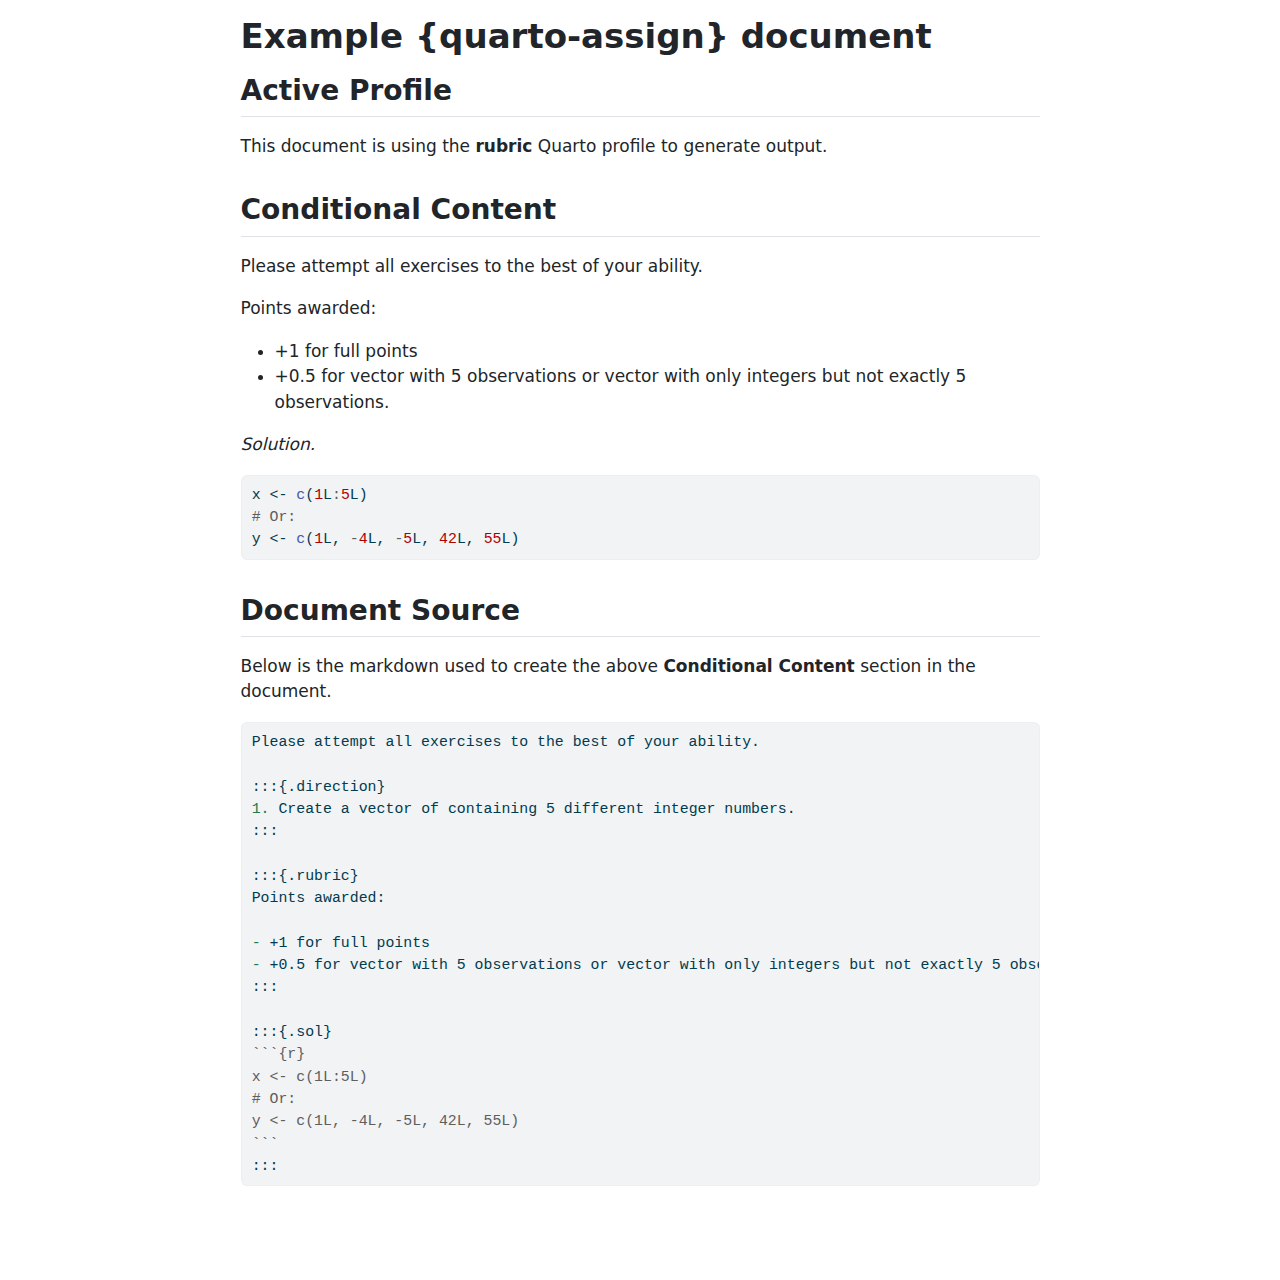
<file: demo/rubric/index.html>
<!DOCTYPE html>
<html xmlns="http://www.w3.org/1999/xhtml" lang="en" xml:lang="en"><head>

<meta charset="utf-8">
<meta name="generator" content="quarto-1.6.7">

<meta name="viewport" content="width=device-width, initial-scale=1.0, user-scalable=yes">


<title>Example {quarto-assign} document</title>
<style>
code{white-space: pre-wrap;}
span.smallcaps{font-variant: small-caps;}
div.columns{display: flex; gap: min(4vw, 1.5em);}
div.column{flex: auto; overflow-x: auto;}
div.hanging-indent{margin-left: 1.5em; text-indent: -1.5em;}
ul.task-list{list-style: none;}
ul.task-list li input[type="checkbox"] {
  width: 0.8em;
  margin: 0 0.8em 0.2em -1em; /* quarto-specific, see https://github.com/quarto-dev/quarto-cli/issues/4556 */ 
  vertical-align: middle;
}
/* CSS for syntax highlighting */
pre > code.sourceCode { white-space: pre; position: relative; }
pre > code.sourceCode > span { line-height: 1.25; }
pre > code.sourceCode > span:empty { height: 1.2em; }
.sourceCode { overflow: visible; }
code.sourceCode > span { color: inherit; text-decoration: inherit; }
div.sourceCode { margin: 1em 0; }
pre.sourceCode { margin: 0; }
@media screen {
div.sourceCode { overflow: auto; }
}
@media print {
pre > code.sourceCode { white-space: pre-wrap; }
pre > code.sourceCode > span { display: inline-block; text-indent: -5em; padding-left: 5em; }
}
pre.numberSource code
  { counter-reset: source-line 0; }
pre.numberSource code > span
  { position: relative; left: -4em; counter-increment: source-line; }
pre.numberSource code > span > a:first-child::before
  { content: counter(source-line);
    position: relative; left: -1em; text-align: right; vertical-align: baseline;
    border: none; display: inline-block;
    -webkit-touch-callout: none; -webkit-user-select: none;
    -khtml-user-select: none; -moz-user-select: none;
    -ms-user-select: none; user-select: none;
    padding: 0 4px; width: 4em;
  }
pre.numberSource { margin-left: 3em;  padding-left: 4px; }
div.sourceCode
  {   }
@media screen {
pre > code.sourceCode > span > a:first-child::before { text-decoration: underline; }
}
</style>


<script src="index_files/libs/clipboard/clipboard.min.js"></script>
<script src="index_files/libs/quarto-html/quarto.js"></script>
<script src="index_files/libs/quarto-html/popper.min.js"></script>
<script src="index_files/libs/quarto-html/tippy.umd.min.js"></script>
<script src="index_files/libs/quarto-html/anchor.min.js"></script>
<link href="index_files/libs/quarto-html/tippy.css" rel="stylesheet">
<link href="index_files/libs/quarto-html/quarto-syntax-highlighting-79bb3942e891885f9f7af119cd221462.css" rel="stylesheet" id="quarto-text-highlighting-styles">
<script src="index_files/libs/bootstrap/bootstrap.min.js"></script>
<link href="index_files/libs/bootstrap/bootstrap-icons.css" rel="stylesheet">
<link href="index_files/libs/bootstrap/bootstrap-451e149ce070b5585fc50efbbce871bd.min.css" rel="stylesheet" append-hash="true" id="quarto-bootstrap" data-mode="light">


</head>

<body class="fullcontent">

<div id="quarto-content" class="page-columns page-rows-contents page-layout-article">

<main class="content" id="quarto-document-content">

<header id="title-block-header" class="quarto-title-block default">
<div class="quarto-title">
<h1 class="title">Example {quarto-assign} document</h1>
</div>



<div class="quarto-title-meta">

    
  
    
  </div>
  


</header>


<section id="active-profile" class="level2">
<h2 class="anchored" data-anchor-id="active-profile">Active Profile</h2>
<p>This document is using the <strong>rubric</strong> Quarto profile to generate output.</p>
</section>
<section id="conditional-content" class="level2">
<h2 class="anchored" data-anchor-id="conditional-content">Conditional Content</h2>
<p>Please attempt all exercises to the best of your ability.</p>
<p>Points awarded:</p>
<ul>
<li>+1 for full points</li>
<li>+0.5 for vector with 5 observations or vector with only integers but not exactly 5 observations.</li>
</ul>
<em>Solution.</em>
<div class="cell">
<div class="sourceCode cell-code" id="cb1"><pre class="sourceCode r code-with-copy"><code class="sourceCode r"><span id="cb1-1"><a href="#cb1-1" aria-hidden="true" tabindex="-1"></a>x <span class="ot">&lt;-</span> <span class="fu">c</span>(<span class="dv">1</span>L<span class="sc">:</span><span class="dv">5</span>L)</span>
<span id="cb1-2"><a href="#cb1-2" aria-hidden="true" tabindex="-1"></a><span class="co"># Or: </span></span>
<span id="cb1-3"><a href="#cb1-3" aria-hidden="true" tabindex="-1"></a>y <span class="ot">&lt;-</span> <span class="fu">c</span>(<span class="dv">1</span>L, <span class="sc">-</span><span class="dv">4</span>L, <span class="sc">-</span><span class="dv">5</span>L, <span class="dv">42</span>L, <span class="dv">55</span>L)</span></code><button title="Copy to Clipboard" class="code-copy-button"><i class="bi"></i></button></pre></div>
</div>
</section>
<section id="document-source" class="level2">
<h2 class="anchored" data-anchor-id="document-source">Document Source</h2>
<p>Below is the markdown used to create the above <strong>Conditional Content</strong> section in the document.</p>
<div class="sourceCode" id="cb2"><pre class="sourceCode markdown md code-with-copy"><code class="sourceCode markdown"><span id="cb2-1"><a href="#cb2-1" aria-hidden="true" tabindex="-1"></a>Please attempt all exercises to the best of your ability.</span>
<span id="cb2-2"><a href="#cb2-2" aria-hidden="true" tabindex="-1"></a></span>
<span id="cb2-3"><a href="#cb2-3" aria-hidden="true" tabindex="-1"></a>:::{.direction}</span>
<span id="cb2-4"><a href="#cb2-4" aria-hidden="true" tabindex="-1"></a><span class="ss">1. </span>Create a vector of containing 5 different integer numbers.  </span>
<span id="cb2-5"><a href="#cb2-5" aria-hidden="true" tabindex="-1"></a>:::</span>
<span id="cb2-6"><a href="#cb2-6" aria-hidden="true" tabindex="-1"></a></span>
<span id="cb2-7"><a href="#cb2-7" aria-hidden="true" tabindex="-1"></a>:::{.rubric}</span>
<span id="cb2-8"><a href="#cb2-8" aria-hidden="true" tabindex="-1"></a>Points awarded:</span>
<span id="cb2-9"><a href="#cb2-9" aria-hidden="true" tabindex="-1"></a></span>
<span id="cb2-10"><a href="#cb2-10" aria-hidden="true" tabindex="-1"></a><span class="ss">- </span>+1 for full points</span>
<span id="cb2-11"><a href="#cb2-11" aria-hidden="true" tabindex="-1"></a><span class="ss">- </span>+0.5 for vector with 5 observations or vector with only integers but not exactly 5 observations.</span>
<span id="cb2-12"><a href="#cb2-12" aria-hidden="true" tabindex="-1"></a>:::</span>
<span id="cb2-13"><a href="#cb2-13" aria-hidden="true" tabindex="-1"></a></span>
<span id="cb2-14"><a href="#cb2-14" aria-hidden="true" tabindex="-1"></a>:::{.sol}</span>
<span id="cb2-15"><a href="#cb2-15" aria-hidden="true" tabindex="-1"></a><span class="in">```{r}</span></span>
<span id="cb2-16"><a href="#cb2-16" aria-hidden="true" tabindex="-1"></a><span class="in">x &lt;- c(1L:5L)</span></span>
<span id="cb2-17"><a href="#cb2-17" aria-hidden="true" tabindex="-1"></a><span class="in"># Or: </span></span>
<span id="cb2-18"><a href="#cb2-18" aria-hidden="true" tabindex="-1"></a><span class="in">y &lt;- c(1L, -4L, -5L, 42L, 55L)</span></span>
<span id="cb2-19"><a href="#cb2-19" aria-hidden="true" tabindex="-1"></a><span class="in">```</span></span>
<span id="cb2-20"><a href="#cb2-20" aria-hidden="true" tabindex="-1"></a>:::</span></code><button title="Copy to Clipboard" class="code-copy-button"><i class="bi"></i></button></pre></div>
</section>

</main>
<!-- /main column -->
<script id="quarto-html-after-body" type="application/javascript">
window.document.addEventListener("DOMContentLoaded", function (event) {
  const toggleBodyColorMode = (bsSheetEl) => {
    const mode = bsSheetEl.getAttribute("data-mode");
    const bodyEl = window.document.querySelector("body");
    if (mode === "dark") {
      bodyEl.classList.add("quarto-dark");
      bodyEl.classList.remove("quarto-light");
    } else {
      bodyEl.classList.add("quarto-light");
      bodyEl.classList.remove("quarto-dark");
    }
  }
  const toggleBodyColorPrimary = () => {
    const bsSheetEl = window.document.querySelector("link#quarto-bootstrap");
    if (bsSheetEl) {
      toggleBodyColorMode(bsSheetEl);
    }
  }
  toggleBodyColorPrimary();  
  const icon = "";
  const anchorJS = new window.AnchorJS();
  anchorJS.options = {
    placement: 'right',
    icon: icon
  };
  anchorJS.add('.anchored');
  const isCodeAnnotation = (el) => {
    for (const clz of el.classList) {
      if (clz.startsWith('code-annotation-')) {                     
        return true;
      }
    }
    return false;
  }
  const onCopySuccess = function(e) {
    // button target
    const button = e.trigger;
    // don't keep focus
    button.blur();
    // flash "checked"
    button.classList.add('code-copy-button-checked');
    var currentTitle = button.getAttribute("title");
    button.setAttribute("title", "Copied!");
    let tooltip;
    if (window.bootstrap) {
      button.setAttribute("data-bs-toggle", "tooltip");
      button.setAttribute("data-bs-placement", "left");
      button.setAttribute("data-bs-title", "Copied!");
      tooltip = new bootstrap.Tooltip(button, 
        { trigger: "manual", 
          customClass: "code-copy-button-tooltip",
          offset: [0, -8]});
      tooltip.show();    
    }
    setTimeout(function() {
      if (tooltip) {
        tooltip.hide();
        button.removeAttribute("data-bs-title");
        button.removeAttribute("data-bs-toggle");
        button.removeAttribute("data-bs-placement");
      }
      button.setAttribute("title", currentTitle);
      button.classList.remove('code-copy-button-checked');
    }, 1000);
    // clear code selection
    e.clearSelection();
  }
  const getTextToCopy = function(trigger) {
      const codeEl = trigger.previousElementSibling.cloneNode(true);
      for (const childEl of codeEl.children) {
        if (isCodeAnnotation(childEl)) {
          childEl.remove();
        }
      }
      return codeEl.innerText;
  }
  const clipboard = new window.ClipboardJS('.code-copy-button:not([data-in-quarto-modal])', {
    text: getTextToCopy
  });
  clipboard.on('success', onCopySuccess);
  if (window.document.getElementById('quarto-embedded-source-code-modal')) {
    // For code content inside modals, clipBoardJS needs to be initialized with a container option
    // TODO: Check when it could be a function (https://github.com/zenorocha/clipboard.js/issues/860)
    const clipboardModal = new window.ClipboardJS('.code-copy-button[data-in-quarto-modal]', {
      text: getTextToCopy,
      container: window.document.getElementById('quarto-embedded-source-code-modal')
    });
    clipboardModal.on('success', onCopySuccess);
  }
    var localhostRegex = new RegExp(/^(?:http|https):\/\/localhost\:?[0-9]*\//);
    var mailtoRegex = new RegExp(/^mailto:/);
      var filterRegex = new RegExp('/' + window.location.host + '/');
    var isInternal = (href) => {
        return filterRegex.test(href) || localhostRegex.test(href) || mailtoRegex.test(href);
    }
    // Inspect non-navigation links and adorn them if external
 	var links = window.document.querySelectorAll('a[href]:not(.nav-link):not(.navbar-brand):not(.toc-action):not(.sidebar-link):not(.sidebar-item-toggle):not(.pagination-link):not(.no-external):not([aria-hidden]):not(.dropdown-item):not(.quarto-navigation-tool):not(.about-link)');
    for (var i=0; i<links.length; i++) {
      const link = links[i];
      if (!isInternal(link.href)) {
        // undo the damage that might have been done by quarto-nav.js in the case of
        // links that we want to consider external
        if (link.dataset.originalHref !== undefined) {
          link.href = link.dataset.originalHref;
        }
      }
    }
  function tippyHover(el, contentFn, onTriggerFn, onUntriggerFn) {
    const config = {
      allowHTML: true,
      maxWidth: 500,
      delay: 100,
      arrow: false,
      appendTo: function(el) {
          return el.parentElement;
      },
      interactive: true,
      interactiveBorder: 10,
      theme: 'quarto',
      placement: 'bottom-start',
    };
    if (contentFn) {
      config.content = contentFn;
    }
    if (onTriggerFn) {
      config.onTrigger = onTriggerFn;
    }
    if (onUntriggerFn) {
      config.onUntrigger = onUntriggerFn;
    }
    window.tippy(el, config); 
  }
  const noterefs = window.document.querySelectorAll('a[role="doc-noteref"]');
  for (var i=0; i<noterefs.length; i++) {
    const ref = noterefs[i];
    tippyHover(ref, function() {
      // use id or data attribute instead here
      let href = ref.getAttribute('data-footnote-href') || ref.getAttribute('href');
      try { href = new URL(href).hash; } catch {}
      const id = href.replace(/^#\/?/, "");
      const note = window.document.getElementById(id);
      if (note) {
        return note.innerHTML;
      } else {
        return "";
      }
    });
  }
  const xrefs = window.document.querySelectorAll('a.quarto-xref');
  const processXRef = (id, note) => {
    // Strip column container classes
    const stripColumnClz = (el) => {
      el.classList.remove("page-full", "page-columns");
      if (el.children) {
        for (const child of el.children) {
          stripColumnClz(child);
        }
      }
    }
    stripColumnClz(note)
    if (id === null || id.startsWith('sec-')) {
      // Special case sections, only their first couple elements
      const container = document.createElement("div");
      if (note.children && note.children.length > 2) {
        container.appendChild(note.children[0].cloneNode(true));
        for (let i = 1; i < note.children.length; i++) {
          const child = note.children[i];
          if (child.tagName === "P" && child.innerText === "") {
            continue;
          } else {
            container.appendChild(child.cloneNode(true));
            break;
          }
        }
        if (window.Quarto?.typesetMath) {
          window.Quarto.typesetMath(container);
        }
        return container.innerHTML
      } else {
        if (window.Quarto?.typesetMath) {
          window.Quarto.typesetMath(note);
        }
        return note.innerHTML;
      }
    } else {
      // Remove any anchor links if they are present
      const anchorLink = note.querySelector('a.anchorjs-link');
      if (anchorLink) {
        anchorLink.remove();
      }
      if (window.Quarto?.typesetMath) {
        window.Quarto.typesetMath(note);
      }
      // TODO in 1.5, we should make sure this works without a callout special case
      if (note.classList.contains("callout")) {
        return note.outerHTML;
      } else {
        return note.innerHTML;
      }
    }
  }
  for (var i=0; i<xrefs.length; i++) {
    const xref = xrefs[i];
    tippyHover(xref, undefined, function(instance) {
      instance.disable();
      let url = xref.getAttribute('href');
      let hash = undefined; 
      if (url.startsWith('#')) {
        hash = url;
      } else {
        try { hash = new URL(url).hash; } catch {}
      }
      if (hash) {
        const id = hash.replace(/^#\/?/, "");
        const note = window.document.getElementById(id);
        if (note !== null) {
          try {
            const html = processXRef(id, note.cloneNode(true));
            instance.setContent(html);
          } finally {
            instance.enable();
            instance.show();
          }
        } else {
          // See if we can fetch this
          fetch(url.split('#')[0])
          .then(res => res.text())
          .then(html => {
            const parser = new DOMParser();
            const htmlDoc = parser.parseFromString(html, "text/html");
            const note = htmlDoc.getElementById(id);
            if (note !== null) {
              const html = processXRef(id, note);
              instance.setContent(html);
            } 
          }).finally(() => {
            instance.enable();
            instance.show();
          });
        }
      } else {
        // See if we can fetch a full url (with no hash to target)
        // This is a special case and we should probably do some content thinning / targeting
        fetch(url)
        .then(res => res.text())
        .then(html => {
          const parser = new DOMParser();
          const htmlDoc = parser.parseFromString(html, "text/html");
          const note = htmlDoc.querySelector('main.content');
          if (note !== null) {
            // This should only happen for chapter cross references
            // (since there is no id in the URL)
            // remove the first header
            if (note.children.length > 0 && note.children[0].tagName === "HEADER") {
              note.children[0].remove();
            }
            const html = processXRef(null, note);
            instance.setContent(html);
          } 
        }).finally(() => {
          instance.enable();
          instance.show();
        });
      }
    }, function(instance) {
    });
  }
      let selectedAnnoteEl;
      const selectorForAnnotation = ( cell, annotation) => {
        let cellAttr = 'data-code-cell="' + cell + '"';
        let lineAttr = 'data-code-annotation="' +  annotation + '"';
        const selector = 'span[' + cellAttr + '][' + lineAttr + ']';
        return selector;
      }
      const selectCodeLines = (annoteEl) => {
        const doc = window.document;
        const targetCell = annoteEl.getAttribute("data-target-cell");
        const targetAnnotation = annoteEl.getAttribute("data-target-annotation");
        const annoteSpan = window.document.querySelector(selectorForAnnotation(targetCell, targetAnnotation));
        const lines = annoteSpan.getAttribute("data-code-lines").split(",");
        const lineIds = lines.map((line) => {
          return targetCell + "-" + line;
        })
        let top = null;
        let height = null;
        let parent = null;
        if (lineIds.length > 0) {
            //compute the position of the single el (top and bottom and make a div)
            const el = window.document.getElementById(lineIds[0]);
            top = el.offsetTop;
            height = el.offsetHeight;
            parent = el.parentElement.parentElement;
          if (lineIds.length > 1) {
            const lastEl = window.document.getElementById(lineIds[lineIds.length - 1]);
            const bottom = lastEl.offsetTop + lastEl.offsetHeight;
            height = bottom - top;
          }
          if (top !== null && height !== null && parent !== null) {
            // cook up a div (if necessary) and position it 
            let div = window.document.getElementById("code-annotation-line-highlight");
            if (div === null) {
              div = window.document.createElement("div");
              div.setAttribute("id", "code-annotation-line-highlight");
              div.style.position = 'absolute';
              parent.appendChild(div);
            }
            div.style.top = top - 2 + "px";
            div.style.height = height + 4 + "px";
            div.style.left = 0;
            let gutterDiv = window.document.getElementById("code-annotation-line-highlight-gutter");
            if (gutterDiv === null) {
              gutterDiv = window.document.createElement("div");
              gutterDiv.setAttribute("id", "code-annotation-line-highlight-gutter");
              gutterDiv.style.position = 'absolute';
              const codeCell = window.document.getElementById(targetCell);
              const gutter = codeCell.querySelector('.code-annotation-gutter');
              gutter.appendChild(gutterDiv);
            }
            gutterDiv.style.top = top - 2 + "px";
            gutterDiv.style.height = height + 4 + "px";
          }
          selectedAnnoteEl = annoteEl;
        }
      };
      const unselectCodeLines = () => {
        const elementsIds = ["code-annotation-line-highlight", "code-annotation-line-highlight-gutter"];
        elementsIds.forEach((elId) => {
          const div = window.document.getElementById(elId);
          if (div) {
            div.remove();
          }
        });
        selectedAnnoteEl = undefined;
      };
        // Handle positioning of the toggle
    window.addEventListener(
      "resize",
      throttle(() => {
        elRect = undefined;
        if (selectedAnnoteEl) {
          selectCodeLines(selectedAnnoteEl);
        }
      }, 10)
    );
    function throttle(fn, ms) {
    let throttle = false;
    let timer;
      return (...args) => {
        if(!throttle) { // first call gets through
            fn.apply(this, args);
            throttle = true;
        } else { // all the others get throttled
            if(timer) clearTimeout(timer); // cancel #2
            timer = setTimeout(() => {
              fn.apply(this, args);
              timer = throttle = false;
            }, ms);
        }
      };
    }
      // Attach click handler to the DT
      const annoteDls = window.document.querySelectorAll('dt[data-target-cell]');
      for (const annoteDlNode of annoteDls) {
        annoteDlNode.addEventListener('click', (event) => {
          const clickedEl = event.target;
          if (clickedEl !== selectedAnnoteEl) {
            unselectCodeLines();
            const activeEl = window.document.querySelector('dt[data-target-cell].code-annotation-active');
            if (activeEl) {
              activeEl.classList.remove('code-annotation-active');
            }
            selectCodeLines(clickedEl);
            clickedEl.classList.add('code-annotation-active');
          } else {
            // Unselect the line
            unselectCodeLines();
            clickedEl.classList.remove('code-annotation-active');
          }
        });
      }
  const findCites = (el) => {
    const parentEl = el.parentElement;
    if (parentEl) {
      const cites = parentEl.dataset.cites;
      if (cites) {
        return {
          el,
          cites: cites.split(' ')
        };
      } else {
        return findCites(el.parentElement)
      }
    } else {
      return undefined;
    }
  };
  var bibliorefs = window.document.querySelectorAll('a[role="doc-biblioref"]');
  for (var i=0; i<bibliorefs.length; i++) {
    const ref = bibliorefs[i];
    const citeInfo = findCites(ref);
    if (citeInfo) {
      tippyHover(citeInfo.el, function() {
        var popup = window.document.createElement('div');
        citeInfo.cites.forEach(function(cite) {
          var citeDiv = window.document.createElement('div');
          citeDiv.classList.add('hanging-indent');
          citeDiv.classList.add('csl-entry');
          var biblioDiv = window.document.getElementById('ref-' + cite);
          if (biblioDiv) {
            citeDiv.innerHTML = biblioDiv.innerHTML;
          }
          popup.appendChild(citeDiv);
        });
        return popup.innerHTML;
      });
    }
  }
});
</script>
</div> <!-- /content -->




</body></html>
</file>
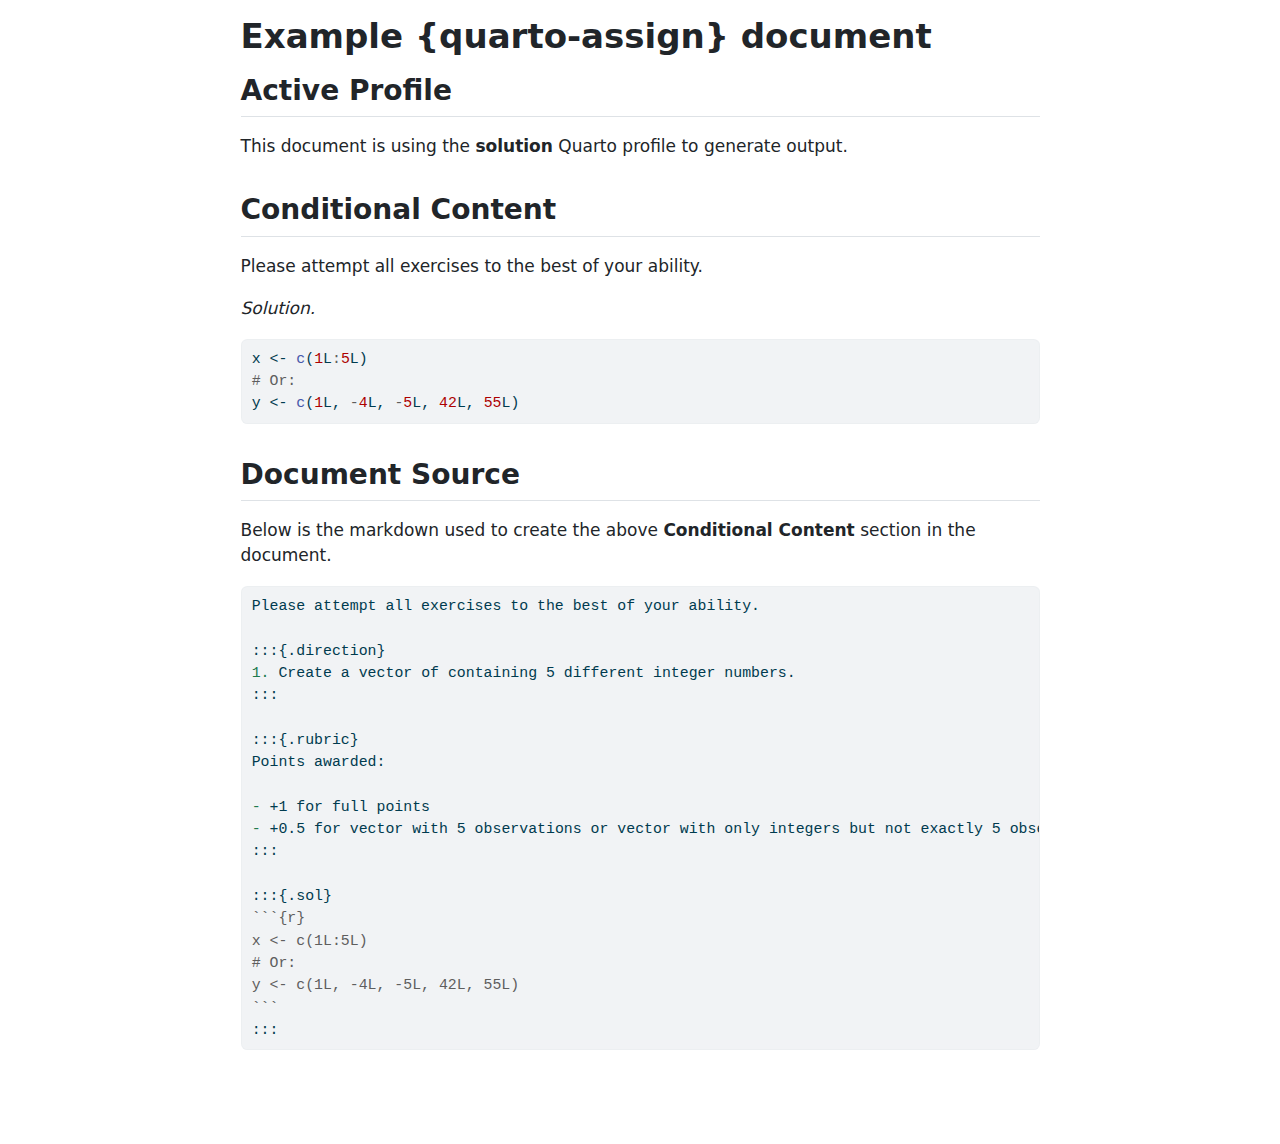
<file: demo/solution/index.html>
<!DOCTYPE html>
<html xmlns="http://www.w3.org/1999/xhtml" lang="en" xml:lang="en"><head>

<meta charset="utf-8">
<meta name="generator" content="quarto-1.6.7">

<meta name="viewport" content="width=device-width, initial-scale=1.0, user-scalable=yes">


<title>Example {quarto-assign} document</title>
<style>
code{white-space: pre-wrap;}
span.smallcaps{font-variant: small-caps;}
div.columns{display: flex; gap: min(4vw, 1.5em);}
div.column{flex: auto; overflow-x: auto;}
div.hanging-indent{margin-left: 1.5em; text-indent: -1.5em;}
ul.task-list{list-style: none;}
ul.task-list li input[type="checkbox"] {
  width: 0.8em;
  margin: 0 0.8em 0.2em -1em; /* quarto-specific, see https://github.com/quarto-dev/quarto-cli/issues/4556 */ 
  vertical-align: middle;
}
/* CSS for syntax highlighting */
pre > code.sourceCode { white-space: pre; position: relative; }
pre > code.sourceCode > span { line-height: 1.25; }
pre > code.sourceCode > span:empty { height: 1.2em; }
.sourceCode { overflow: visible; }
code.sourceCode > span { color: inherit; text-decoration: inherit; }
div.sourceCode { margin: 1em 0; }
pre.sourceCode { margin: 0; }
@media screen {
div.sourceCode { overflow: auto; }
}
@media print {
pre > code.sourceCode { white-space: pre-wrap; }
pre > code.sourceCode > span { display: inline-block; text-indent: -5em; padding-left: 5em; }
}
pre.numberSource code
  { counter-reset: source-line 0; }
pre.numberSource code > span
  { position: relative; left: -4em; counter-increment: source-line; }
pre.numberSource code > span > a:first-child::before
  { content: counter(source-line);
    position: relative; left: -1em; text-align: right; vertical-align: baseline;
    border: none; display: inline-block;
    -webkit-touch-callout: none; -webkit-user-select: none;
    -khtml-user-select: none; -moz-user-select: none;
    -ms-user-select: none; user-select: none;
    padding: 0 4px; width: 4em;
  }
pre.numberSource { margin-left: 3em;  padding-left: 4px; }
div.sourceCode
  {   }
@media screen {
pre > code.sourceCode > span > a:first-child::before { text-decoration: underline; }
}
</style>


<script src="index_files/libs/clipboard/clipboard.min.js"></script>
<script src="index_files/libs/quarto-html/quarto.js"></script>
<script src="index_files/libs/quarto-html/popper.min.js"></script>
<script src="index_files/libs/quarto-html/tippy.umd.min.js"></script>
<script src="index_files/libs/quarto-html/anchor.min.js"></script>
<link href="index_files/libs/quarto-html/tippy.css" rel="stylesheet">
<link href="index_files/libs/quarto-html/quarto-syntax-highlighting-79bb3942e891885f9f7af119cd221462.css" rel="stylesheet" id="quarto-text-highlighting-styles">
<script src="index_files/libs/bootstrap/bootstrap.min.js"></script>
<link href="index_files/libs/bootstrap/bootstrap-icons.css" rel="stylesheet">
<link href="index_files/libs/bootstrap/bootstrap-451e149ce070b5585fc50efbbce871bd.min.css" rel="stylesheet" append-hash="true" id="quarto-bootstrap" data-mode="light">


</head>

<body class="fullcontent">

<div id="quarto-content" class="page-columns page-rows-contents page-layout-article">

<main class="content" id="quarto-document-content">

<header id="title-block-header" class="quarto-title-block default">
<div class="quarto-title">
<h1 class="title">Example {quarto-assign} document</h1>
</div>



<div class="quarto-title-meta">

    
  
    
  </div>
  


</header>


<section id="active-profile" class="level2">
<h2 class="anchored" data-anchor-id="active-profile">Active Profile</h2>
<p>This document is using the <strong>solution</strong> Quarto profile to generate output.</p>
</section>
<section id="conditional-content" class="level2">
<h2 class="anchored" data-anchor-id="conditional-content">Conditional Content</h2>
<p>Please attempt all exercises to the best of your ability.</p>
<em>Solution.</em>
<div class="cell">
<div class="sourceCode cell-code" id="cb1"><pre class="sourceCode r code-with-copy"><code class="sourceCode r"><span id="cb1-1"><a href="#cb1-1" aria-hidden="true" tabindex="-1"></a>x <span class="ot">&lt;-</span> <span class="fu">c</span>(<span class="dv">1</span>L<span class="sc">:</span><span class="dv">5</span>L)</span>
<span id="cb1-2"><a href="#cb1-2" aria-hidden="true" tabindex="-1"></a><span class="co"># Or: </span></span>
<span id="cb1-3"><a href="#cb1-3" aria-hidden="true" tabindex="-1"></a>y <span class="ot">&lt;-</span> <span class="fu">c</span>(<span class="dv">1</span>L, <span class="sc">-</span><span class="dv">4</span>L, <span class="sc">-</span><span class="dv">5</span>L, <span class="dv">42</span>L, <span class="dv">55</span>L)</span></code><button title="Copy to Clipboard" class="code-copy-button"><i class="bi"></i></button></pre></div>
</div>
</section>
<section id="document-source" class="level2">
<h2 class="anchored" data-anchor-id="document-source">Document Source</h2>
<p>Below is the markdown used to create the above <strong>Conditional Content</strong> section in the document.</p>
<div class="sourceCode" id="cb2"><pre class="sourceCode markdown md code-with-copy"><code class="sourceCode markdown"><span id="cb2-1"><a href="#cb2-1" aria-hidden="true" tabindex="-1"></a>Please attempt all exercises to the best of your ability.</span>
<span id="cb2-2"><a href="#cb2-2" aria-hidden="true" tabindex="-1"></a></span>
<span id="cb2-3"><a href="#cb2-3" aria-hidden="true" tabindex="-1"></a>:::{.direction}</span>
<span id="cb2-4"><a href="#cb2-4" aria-hidden="true" tabindex="-1"></a><span class="ss">1. </span>Create a vector of containing 5 different integer numbers.  </span>
<span id="cb2-5"><a href="#cb2-5" aria-hidden="true" tabindex="-1"></a>:::</span>
<span id="cb2-6"><a href="#cb2-6" aria-hidden="true" tabindex="-1"></a></span>
<span id="cb2-7"><a href="#cb2-7" aria-hidden="true" tabindex="-1"></a>:::{.rubric}</span>
<span id="cb2-8"><a href="#cb2-8" aria-hidden="true" tabindex="-1"></a>Points awarded:</span>
<span id="cb2-9"><a href="#cb2-9" aria-hidden="true" tabindex="-1"></a></span>
<span id="cb2-10"><a href="#cb2-10" aria-hidden="true" tabindex="-1"></a><span class="ss">- </span>+1 for full points</span>
<span id="cb2-11"><a href="#cb2-11" aria-hidden="true" tabindex="-1"></a><span class="ss">- </span>+0.5 for vector with 5 observations or vector with only integers but not exactly 5 observations.</span>
<span id="cb2-12"><a href="#cb2-12" aria-hidden="true" tabindex="-1"></a>:::</span>
<span id="cb2-13"><a href="#cb2-13" aria-hidden="true" tabindex="-1"></a></span>
<span id="cb2-14"><a href="#cb2-14" aria-hidden="true" tabindex="-1"></a>:::{.sol}</span>
<span id="cb2-15"><a href="#cb2-15" aria-hidden="true" tabindex="-1"></a><span class="in">```{r}</span></span>
<span id="cb2-16"><a href="#cb2-16" aria-hidden="true" tabindex="-1"></a><span class="in">x &lt;- c(1L:5L)</span></span>
<span id="cb2-17"><a href="#cb2-17" aria-hidden="true" tabindex="-1"></a><span class="in"># Or: </span></span>
<span id="cb2-18"><a href="#cb2-18" aria-hidden="true" tabindex="-1"></a><span class="in">y &lt;- c(1L, -4L, -5L, 42L, 55L)</span></span>
<span id="cb2-19"><a href="#cb2-19" aria-hidden="true" tabindex="-1"></a><span class="in">```</span></span>
<span id="cb2-20"><a href="#cb2-20" aria-hidden="true" tabindex="-1"></a>:::</span></code><button title="Copy to Clipboard" class="code-copy-button"><i class="bi"></i></button></pre></div>
</section>

</main>
<!-- /main column -->
<script id="quarto-html-after-body" type="application/javascript">
window.document.addEventListener("DOMContentLoaded", function (event) {
  const toggleBodyColorMode = (bsSheetEl) => {
    const mode = bsSheetEl.getAttribute("data-mode");
    const bodyEl = window.document.querySelector("body");
    if (mode === "dark") {
      bodyEl.classList.add("quarto-dark");
      bodyEl.classList.remove("quarto-light");
    } else {
      bodyEl.classList.add("quarto-light");
      bodyEl.classList.remove("quarto-dark");
    }
  }
  const toggleBodyColorPrimary = () => {
    const bsSheetEl = window.document.querySelector("link#quarto-bootstrap");
    if (bsSheetEl) {
      toggleBodyColorMode(bsSheetEl);
    }
  }
  toggleBodyColorPrimary();  
  const icon = "";
  const anchorJS = new window.AnchorJS();
  anchorJS.options = {
    placement: 'right',
    icon: icon
  };
  anchorJS.add('.anchored');
  const isCodeAnnotation = (el) => {
    for (const clz of el.classList) {
      if (clz.startsWith('code-annotation-')) {                     
        return true;
      }
    }
    return false;
  }
  const onCopySuccess = function(e) {
    // button target
    const button = e.trigger;
    // don't keep focus
    button.blur();
    // flash "checked"
    button.classList.add('code-copy-button-checked');
    var currentTitle = button.getAttribute("title");
    button.setAttribute("title", "Copied!");
    let tooltip;
    if (window.bootstrap) {
      button.setAttribute("data-bs-toggle", "tooltip");
      button.setAttribute("data-bs-placement", "left");
      button.setAttribute("data-bs-title", "Copied!");
      tooltip = new bootstrap.Tooltip(button, 
        { trigger: "manual", 
          customClass: "code-copy-button-tooltip",
          offset: [0, -8]});
      tooltip.show();    
    }
    setTimeout(function() {
      if (tooltip) {
        tooltip.hide();
        button.removeAttribute("data-bs-title");
        button.removeAttribute("data-bs-toggle");
        button.removeAttribute("data-bs-placement");
      }
      button.setAttribute("title", currentTitle);
      button.classList.remove('code-copy-button-checked');
    }, 1000);
    // clear code selection
    e.clearSelection();
  }
  const getTextToCopy = function(trigger) {
      const codeEl = trigger.previousElementSibling.cloneNode(true);
      for (const childEl of codeEl.children) {
        if (isCodeAnnotation(childEl)) {
          childEl.remove();
        }
      }
      return codeEl.innerText;
  }
  const clipboard = new window.ClipboardJS('.code-copy-button:not([data-in-quarto-modal])', {
    text: getTextToCopy
  });
  clipboard.on('success', onCopySuccess);
  if (window.document.getElementById('quarto-embedded-source-code-modal')) {
    // For code content inside modals, clipBoardJS needs to be initialized with a container option
    // TODO: Check when it could be a function (https://github.com/zenorocha/clipboard.js/issues/860)
    const clipboardModal = new window.ClipboardJS('.code-copy-button[data-in-quarto-modal]', {
      text: getTextToCopy,
      container: window.document.getElementById('quarto-embedded-source-code-modal')
    });
    clipboardModal.on('success', onCopySuccess);
  }
    var localhostRegex = new RegExp(/^(?:http|https):\/\/localhost\:?[0-9]*\//);
    var mailtoRegex = new RegExp(/^mailto:/);
      var filterRegex = new RegExp('/' + window.location.host + '/');
    var isInternal = (href) => {
        return filterRegex.test(href) || localhostRegex.test(href) || mailtoRegex.test(href);
    }
    // Inspect non-navigation links and adorn them if external
 	var links = window.document.querySelectorAll('a[href]:not(.nav-link):not(.navbar-brand):not(.toc-action):not(.sidebar-link):not(.sidebar-item-toggle):not(.pagination-link):not(.no-external):not([aria-hidden]):not(.dropdown-item):not(.quarto-navigation-tool):not(.about-link)');
    for (var i=0; i<links.length; i++) {
      const link = links[i];
      if (!isInternal(link.href)) {
        // undo the damage that might have been done by quarto-nav.js in the case of
        // links that we want to consider external
        if (link.dataset.originalHref !== undefined) {
          link.href = link.dataset.originalHref;
        }
      }
    }
  function tippyHover(el, contentFn, onTriggerFn, onUntriggerFn) {
    const config = {
      allowHTML: true,
      maxWidth: 500,
      delay: 100,
      arrow: false,
      appendTo: function(el) {
          return el.parentElement;
      },
      interactive: true,
      interactiveBorder: 10,
      theme: 'quarto',
      placement: 'bottom-start',
    };
    if (contentFn) {
      config.content = contentFn;
    }
    if (onTriggerFn) {
      config.onTrigger = onTriggerFn;
    }
    if (onUntriggerFn) {
      config.onUntrigger = onUntriggerFn;
    }
    window.tippy(el, config); 
  }
  const noterefs = window.document.querySelectorAll('a[role="doc-noteref"]');
  for (var i=0; i<noterefs.length; i++) {
    const ref = noterefs[i];
    tippyHover(ref, function() {
      // use id or data attribute instead here
      let href = ref.getAttribute('data-footnote-href') || ref.getAttribute('href');
      try { href = new URL(href).hash; } catch {}
      const id = href.replace(/^#\/?/, "");
      const note = window.document.getElementById(id);
      if (note) {
        return note.innerHTML;
      } else {
        return "";
      }
    });
  }
  const xrefs = window.document.querySelectorAll('a.quarto-xref');
  const processXRef = (id, note) => {
    // Strip column container classes
    const stripColumnClz = (el) => {
      el.classList.remove("page-full", "page-columns");
      if (el.children) {
        for (const child of el.children) {
          stripColumnClz(child);
        }
      }
    }
    stripColumnClz(note)
    if (id === null || id.startsWith('sec-')) {
      // Special case sections, only their first couple elements
      const container = document.createElement("div");
      if (note.children && note.children.length > 2) {
        container.appendChild(note.children[0].cloneNode(true));
        for (let i = 1; i < note.children.length; i++) {
          const child = note.children[i];
          if (child.tagName === "P" && child.innerText === "") {
            continue;
          } else {
            container.appendChild(child.cloneNode(true));
            break;
          }
        }
        if (window.Quarto?.typesetMath) {
          window.Quarto.typesetMath(container);
        }
        return container.innerHTML
      } else {
        if (window.Quarto?.typesetMath) {
          window.Quarto.typesetMath(note);
        }
        return note.innerHTML;
      }
    } else {
      // Remove any anchor links if they are present
      const anchorLink = note.querySelector('a.anchorjs-link');
      if (anchorLink) {
        anchorLink.remove();
      }
      if (window.Quarto?.typesetMath) {
        window.Quarto.typesetMath(note);
      }
      // TODO in 1.5, we should make sure this works without a callout special case
      if (note.classList.contains("callout")) {
        return note.outerHTML;
      } else {
        return note.innerHTML;
      }
    }
  }
  for (var i=0; i<xrefs.length; i++) {
    const xref = xrefs[i];
    tippyHover(xref, undefined, function(instance) {
      instance.disable();
      let url = xref.getAttribute('href');
      let hash = undefined; 
      if (url.startsWith('#')) {
        hash = url;
      } else {
        try { hash = new URL(url).hash; } catch {}
      }
      if (hash) {
        const id = hash.replace(/^#\/?/, "");
        const note = window.document.getElementById(id);
        if (note !== null) {
          try {
            const html = processXRef(id, note.cloneNode(true));
            instance.setContent(html);
          } finally {
            instance.enable();
            instance.show();
          }
        } else {
          // See if we can fetch this
          fetch(url.split('#')[0])
          .then(res => res.text())
          .then(html => {
            const parser = new DOMParser();
            const htmlDoc = parser.parseFromString(html, "text/html");
            const note = htmlDoc.getElementById(id);
            if (note !== null) {
              const html = processXRef(id, note);
              instance.setContent(html);
            } 
          }).finally(() => {
            instance.enable();
            instance.show();
          });
        }
      } else {
        // See if we can fetch a full url (with no hash to target)
        // This is a special case and we should probably do some content thinning / targeting
        fetch(url)
        .then(res => res.text())
        .then(html => {
          const parser = new DOMParser();
          const htmlDoc = parser.parseFromString(html, "text/html");
          const note = htmlDoc.querySelector('main.content');
          if (note !== null) {
            // This should only happen for chapter cross references
            // (since there is no id in the URL)
            // remove the first header
            if (note.children.length > 0 && note.children[0].tagName === "HEADER") {
              note.children[0].remove();
            }
            const html = processXRef(null, note);
            instance.setContent(html);
          } 
        }).finally(() => {
          instance.enable();
          instance.show();
        });
      }
    }, function(instance) {
    });
  }
      let selectedAnnoteEl;
      const selectorForAnnotation = ( cell, annotation) => {
        let cellAttr = 'data-code-cell="' + cell + '"';
        let lineAttr = 'data-code-annotation="' +  annotation + '"';
        const selector = 'span[' + cellAttr + '][' + lineAttr + ']';
        return selector;
      }
      const selectCodeLines = (annoteEl) => {
        const doc = window.document;
        const targetCell = annoteEl.getAttribute("data-target-cell");
        const targetAnnotation = annoteEl.getAttribute("data-target-annotation");
        const annoteSpan = window.document.querySelector(selectorForAnnotation(targetCell, targetAnnotation));
        const lines = annoteSpan.getAttribute("data-code-lines").split(",");
        const lineIds = lines.map((line) => {
          return targetCell + "-" + line;
        })
        let top = null;
        let height = null;
        let parent = null;
        if (lineIds.length > 0) {
            //compute the position of the single el (top and bottom and make a div)
            const el = window.document.getElementById(lineIds[0]);
            top = el.offsetTop;
            height = el.offsetHeight;
            parent = el.parentElement.parentElement;
          if (lineIds.length > 1) {
            const lastEl = window.document.getElementById(lineIds[lineIds.length - 1]);
            const bottom = lastEl.offsetTop + lastEl.offsetHeight;
            height = bottom - top;
          }
          if (top !== null && height !== null && parent !== null) {
            // cook up a div (if necessary) and position it 
            let div = window.document.getElementById("code-annotation-line-highlight");
            if (div === null) {
              div = window.document.createElement("div");
              div.setAttribute("id", "code-annotation-line-highlight");
              div.style.position = 'absolute';
              parent.appendChild(div);
            }
            div.style.top = top - 2 + "px";
            div.style.height = height + 4 + "px";
            div.style.left = 0;
            let gutterDiv = window.document.getElementById("code-annotation-line-highlight-gutter");
            if (gutterDiv === null) {
              gutterDiv = window.document.createElement("div");
              gutterDiv.setAttribute("id", "code-annotation-line-highlight-gutter");
              gutterDiv.style.position = 'absolute';
              const codeCell = window.document.getElementById(targetCell);
              const gutter = codeCell.querySelector('.code-annotation-gutter');
              gutter.appendChild(gutterDiv);
            }
            gutterDiv.style.top = top - 2 + "px";
            gutterDiv.style.height = height + 4 + "px";
          }
          selectedAnnoteEl = annoteEl;
        }
      };
      const unselectCodeLines = () => {
        const elementsIds = ["code-annotation-line-highlight", "code-annotation-line-highlight-gutter"];
        elementsIds.forEach((elId) => {
          const div = window.document.getElementById(elId);
          if (div) {
            div.remove();
          }
        });
        selectedAnnoteEl = undefined;
      };
        // Handle positioning of the toggle
    window.addEventListener(
      "resize",
      throttle(() => {
        elRect = undefined;
        if (selectedAnnoteEl) {
          selectCodeLines(selectedAnnoteEl);
        }
      }, 10)
    );
    function throttle(fn, ms) {
    let throttle = false;
    let timer;
      return (...args) => {
        if(!throttle) { // first call gets through
            fn.apply(this, args);
            throttle = true;
        } else { // all the others get throttled
            if(timer) clearTimeout(timer); // cancel #2
            timer = setTimeout(() => {
              fn.apply(this, args);
              timer = throttle = false;
            }, ms);
        }
      };
    }
      // Attach click handler to the DT
      const annoteDls = window.document.querySelectorAll('dt[data-target-cell]');
      for (const annoteDlNode of annoteDls) {
        annoteDlNode.addEventListener('click', (event) => {
          const clickedEl = event.target;
          if (clickedEl !== selectedAnnoteEl) {
            unselectCodeLines();
            const activeEl = window.document.querySelector('dt[data-target-cell].code-annotation-active');
            if (activeEl) {
              activeEl.classList.remove('code-annotation-active');
            }
            selectCodeLines(clickedEl);
            clickedEl.classList.add('code-annotation-active');
          } else {
            // Unselect the line
            unselectCodeLines();
            clickedEl.classList.remove('code-annotation-active');
          }
        });
      }
  const findCites = (el) => {
    const parentEl = el.parentElement;
    if (parentEl) {
      const cites = parentEl.dataset.cites;
      if (cites) {
        return {
          el,
          cites: cites.split(' ')
        };
      } else {
        return findCites(el.parentElement)
      }
    } else {
      return undefined;
    }
  };
  var bibliorefs = window.document.querySelectorAll('a[role="doc-biblioref"]');
  for (var i=0; i<bibliorefs.length; i++) {
    const ref = bibliorefs[i];
    const citeInfo = findCites(ref);
    if (citeInfo) {
      tippyHover(citeInfo.el, function() {
        var popup = window.document.createElement('div');
        citeInfo.cites.forEach(function(cite) {
          var citeDiv = window.document.createElement('div');
          citeDiv.classList.add('hanging-indent');
          citeDiv.classList.add('csl-entry');
          var biblioDiv = window.document.getElementById('ref-' + cite);
          if (biblioDiv) {
            citeDiv.innerHTML = biblioDiv.innerHTML;
          }
          popup.appendChild(citeDiv);
        });
        return popup.innerHTML;
      });
    }
  }
});
</script>
</div> <!-- /content -->




</body></html>
</file>
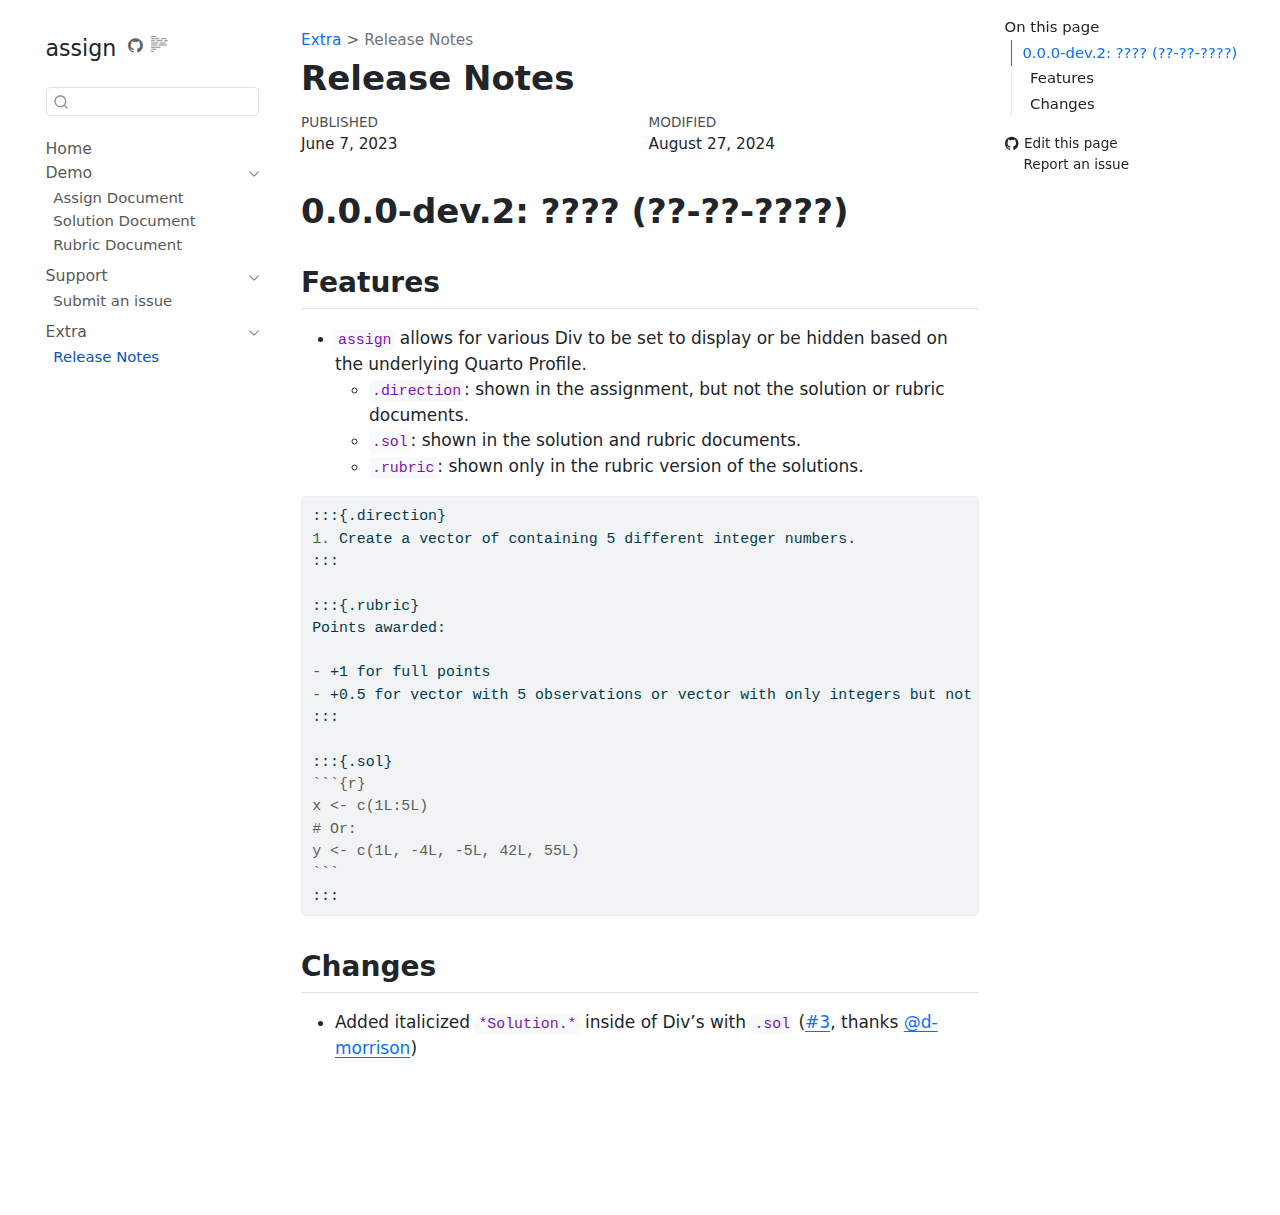
<file: qassign-release-notes.html>
<!DOCTYPE html>
<html xmlns="http://www.w3.org/1999/xhtml" lang="en" xml:lang="en"><head>

<meta charset="utf-8">
<meta name="generator" content="quarto-1.6.7">

<meta name="viewport" content="width=device-width, initial-scale=1.0, user-scalable=yes">

<meta name="dcterms.date" content="2023-06-07">

<title>Release Notes – assign</title>
<style>
code{white-space: pre-wrap;}
span.smallcaps{font-variant: small-caps;}
div.columns{display: flex; gap: min(4vw, 1.5em);}
div.column{flex: auto; overflow-x: auto;}
div.hanging-indent{margin-left: 1.5em; text-indent: -1.5em;}
ul.task-list{list-style: none;}
ul.task-list li input[type="checkbox"] {
  width: 0.8em;
  margin: 0 0.8em 0.2em -1em; /* quarto-specific, see https://github.com/quarto-dev/quarto-cli/issues/4556 */ 
  vertical-align: middle;
}
/* CSS for syntax highlighting */
pre > code.sourceCode { white-space: pre; position: relative; }
pre > code.sourceCode > span { line-height: 1.25; }
pre > code.sourceCode > span:empty { height: 1.2em; }
.sourceCode { overflow: visible; }
code.sourceCode > span { color: inherit; text-decoration: inherit; }
div.sourceCode { margin: 1em 0; }
pre.sourceCode { margin: 0; }
@media screen {
div.sourceCode { overflow: auto; }
}
@media print {
pre > code.sourceCode { white-space: pre-wrap; }
pre > code.sourceCode > span { display: inline-block; text-indent: -5em; padding-left: 5em; }
}
pre.numberSource code
  { counter-reset: source-line 0; }
pre.numberSource code > span
  { position: relative; left: -4em; counter-increment: source-line; }
pre.numberSource code > span > a:first-child::before
  { content: counter(source-line);
    position: relative; left: -1em; text-align: right; vertical-align: baseline;
    border: none; display: inline-block;
    -webkit-touch-callout: none; -webkit-user-select: none;
    -khtml-user-select: none; -moz-user-select: none;
    -ms-user-select: none; user-select: none;
    padding: 0 4px; width: 4em;
  }
pre.numberSource { margin-left: 3em;  padding-left: 4px; }
div.sourceCode
  {   }
@media screen {
pre > code.sourceCode > span > a:first-child::before { text-decoration: underline; }
}
</style>


<script src="site_libs/quarto-nav/quarto-nav.js"></script>
<script src="site_libs/quarto-nav/headroom.min.js"></script>
<script src="site_libs/clipboard/clipboard.min.js"></script>
<script src="site_libs/quarto-search/autocomplete.umd.js"></script>
<script src="site_libs/quarto-search/fuse.min.js"></script>
<script src="site_libs/quarto-search/quarto-search.js"></script>
<meta name="quarto:offset" content="./">
<script src="site_libs/quarto-html/quarto.js"></script>
<script src="site_libs/quarto-html/popper.min.js"></script>
<script src="site_libs/quarto-html/tippy.umd.min.js"></script>
<script src="site_libs/quarto-html/anchor.min.js"></script>
<link href="site_libs/quarto-html/tippy.css" rel="stylesheet">
<link href="site_libs/quarto-html/quarto-syntax-highlighting-79bb3942e891885f9f7af119cd221462.css" rel="stylesheet" id="quarto-text-highlighting-styles">
<script src="site_libs/bootstrap/bootstrap.min.js"></script>
<link href="site_libs/bootstrap/bootstrap-icons.css" rel="stylesheet">
<link href="site_libs/bootstrap/bootstrap-ce0498a12673e7fb4f8b258e19eb848a.min.css" rel="stylesheet" append-hash="true" id="quarto-bootstrap" data-mode="light">
<script id="quarto-search-options" type="application/json">{
  "location": "sidebar",
  "copy-button": false,
  "collapse-after": 3,
  "panel-placement": "start",
  "type": "textbox",
  "limit": 50,
  "keyboard-shortcut": [
    "f",
    "/",
    "s"
  ],
  "show-item-context": false,
  "language": {
    "search-no-results-text": "No results",
    "search-matching-documents-text": "matching documents",
    "search-copy-link-title": "Copy link to search",
    "search-hide-matches-text": "Hide additional matches",
    "search-more-match-text": "more match in this document",
    "search-more-matches-text": "more matches in this document",
    "search-clear-button-title": "Clear",
    "search-text-placeholder": "",
    "search-detached-cancel-button-title": "Cancel",
    "search-submit-button-title": "Submit",
    "search-label": "Search"
  }
}</script>


</head>

<body class="nav-sidebar floating">

<div id="quarto-search-results"></div>
  <header id="quarto-header" class="headroom fixed-top">
  <nav class="quarto-secondary-nav">
    <div class="container-fluid d-flex">
      <button type="button" class="quarto-btn-toggle btn" data-bs-toggle="collapse" role="button" data-bs-target=".quarto-sidebar-collapse-item" aria-controls="quarto-sidebar" aria-expanded="false" aria-label="Toggle sidebar navigation" onclick="if (window.quartoToggleHeadroom) { window.quartoToggleHeadroom(); }">
        <i class="bi bi-layout-text-sidebar-reverse"></i>
      </button>
        <nav class="quarto-page-breadcrumbs" aria-label="breadcrumb"><ol class="breadcrumb"><li class="breadcrumb-item"><a href="./qassign-release-notes.html">Extra</a></li><li class="breadcrumb-item"><a href="./qassign-release-notes.html">Release Notes</a></li></ol></nav>
        <a class="flex-grow-1" role="navigation" data-bs-toggle="collapse" data-bs-target=".quarto-sidebar-collapse-item" aria-controls="quarto-sidebar" aria-expanded="false" aria-label="Toggle sidebar navigation" onclick="if (window.quartoToggleHeadroom) { window.quartoToggleHeadroom(); }">      
        </a>
      <button type="button" class="btn quarto-search-button" aria-label="Search" onclick="window.quartoOpenSearch();">
        <i class="bi bi-search"></i>
      </button>
    </div>
  </nav>
</header>
<!-- content -->
<div id="quarto-content" class="quarto-container page-columns page-rows-contents page-layout-article">
<!-- sidebar -->
  <nav id="quarto-sidebar" class="sidebar collapse collapse-horizontal quarto-sidebar-collapse-item sidebar-navigation floating overflow-auto">
    <div class="pt-lg-2 mt-2 text-left sidebar-header">
    <div class="sidebar-title mb-0 py-0">
      <a href="./">assign</a> 
        <div class="sidebar-tools-main">
    <a href="https://github.com/coatless-quarto/assign/" title="" class="quarto-navigation-tool px-1" aria-label=""><i class="bi bi-github"></i></a>
  <a href="" class="quarto-reader-toggle quarto-navigation-tool px-1" onclick="window.quartoToggleReader(); return false;" title="Toggle reader mode">
  <div class="quarto-reader-toggle-btn">
  <i class="bi"></i>
  </div>
</a>
</div>
    </div>
      </div>
        <div class="mt-2 flex-shrink-0 align-items-center">
        <div class="sidebar-search">
        <div id="quarto-search" class="" title="Search"></div>
        </div>
        </div>
    <div class="sidebar-menu-container"> 
    <ul class="list-unstyled mt-1">
        <li class="sidebar-item">
  <div class="sidebar-item-container"> 
  <a href="./index.html" class="sidebar-item-text sidebar-link">
 <span class="menu-text">Home</span></a>
  </div>
</li>
        <li class="sidebar-item sidebar-item-section">
      <div class="sidebar-item-container"> 
            <a class="sidebar-item-text sidebar-link text-start" data-bs-toggle="collapse" data-bs-target="#quarto-sidebar-section-1" role="navigation" aria-expanded="true">
 <span class="menu-text">Demo</span></a>
          <a class="sidebar-item-toggle text-start" data-bs-toggle="collapse" data-bs-target="#quarto-sidebar-section-1" role="navigation" aria-expanded="true" aria-label="Toggle section">
            <i class="bi bi-chevron-right ms-2"></i>
          </a> 
      </div>
      <ul id="quarto-sidebar-section-1" class="collapse list-unstyled sidebar-section depth1 show">  
          <li class="sidebar-item">
  <div class="sidebar-item-container"> 
  <a href="https://quarto.thecoatlessprofessor.com/assign/demo/assign" class="sidebar-item-text sidebar-link">
 <span class="menu-text">Assign Document</span></a>
  </div>
</li>
          <li class="sidebar-item">
  <div class="sidebar-item-container"> 
  <a href="https://quarto.thecoatlessprofessor.com/assign/demo/solution" class="sidebar-item-text sidebar-link">
 <span class="menu-text">Solution Document</span></a>
  </div>
</li>
          <li class="sidebar-item">
  <div class="sidebar-item-container"> 
  <a href="https://quarto.thecoatlessprofessor.com/assign/demo/rubric" class="sidebar-item-text sidebar-link">
 <span class="menu-text">Rubric Document</span></a>
  </div>
</li>
      </ul>
  </li>
        <li class="sidebar-item sidebar-item-section">
      <div class="sidebar-item-container"> 
            <a class="sidebar-item-text sidebar-link text-start" data-bs-toggle="collapse" data-bs-target="#quarto-sidebar-section-2" role="navigation" aria-expanded="true">
 <span class="menu-text">Support</span></a>
          <a class="sidebar-item-toggle text-start" data-bs-toggle="collapse" data-bs-target="#quarto-sidebar-section-2" role="navigation" aria-expanded="true" aria-label="Toggle section">
            <i class="bi bi-chevron-right ms-2"></i>
          </a> 
      </div>
      <ul id="quarto-sidebar-section-2" class="collapse list-unstyled sidebar-section depth1 show">  
          <li class="sidebar-item">
  <div class="sidebar-item-container"> 
  <a href="https://github.com/coatless-quarto/assign/issues/new/choose" class="sidebar-item-text sidebar-link">
 <span class="menu-text">Submit an issue</span></a>
  </div>
</li>
      </ul>
  </li>
        <li class="sidebar-item sidebar-item-section">
      <div class="sidebar-item-container"> 
            <a class="sidebar-item-text sidebar-link text-start" data-bs-toggle="collapse" data-bs-target="#quarto-sidebar-section-3" role="navigation" aria-expanded="true">
 <span class="menu-text">Extra</span></a>
          <a class="sidebar-item-toggle text-start" data-bs-toggle="collapse" data-bs-target="#quarto-sidebar-section-3" role="navigation" aria-expanded="true" aria-label="Toggle section">
            <i class="bi bi-chevron-right ms-2"></i>
          </a> 
      </div>
      <ul id="quarto-sidebar-section-3" class="collapse list-unstyled sidebar-section depth1 show">  
          <li class="sidebar-item">
  <div class="sidebar-item-container"> 
  <a href="./qassign-release-notes.html" class="sidebar-item-text sidebar-link active">
 <span class="menu-text">Release Notes</span></a>
  </div>
</li>
      </ul>
  </li>
    </ul>
    </div>
</nav>
<div id="quarto-sidebar-glass" class="quarto-sidebar-collapse-item" data-bs-toggle="collapse" data-bs-target=".quarto-sidebar-collapse-item"></div>
<!-- margin-sidebar -->
    <div id="quarto-margin-sidebar" class="sidebar margin-sidebar">
        <nav id="TOC" role="doc-toc" class="toc-active">
    <h2 id="toc-title">On this page</h2>
   
  <ul>
  <li><a href="#dev.2---" id="toc-dev.2---" class="nav-link active" data-scroll-target="#dev.2---">0.0.0-dev.2: ???? (??-??-????)</a>
  <ul class="collapse">
  <li><a href="#features" id="toc-features" class="nav-link" data-scroll-target="#features">Features</a></li>
  <li><a href="#changes" id="toc-changes" class="nav-link" data-scroll-target="#changes">Changes</a></li>
  </ul></li>
  </ul>
<div class="toc-actions"><ul><li><a href="https://github.com/coatless-quarto/assign/edit/main/qassign-release-notes.qmd" class="toc-action"><i class="bi bi-github"></i>Edit this page</a></li><li><a href="https://github.com/coatless-quarto/assign/issues/new" class="toc-action"><i class="bi empty"></i>Report an issue</a></li></ul></div></nav>
    </div>
<!-- main -->
<main class="content" id="quarto-document-content">

<header id="title-block-header" class="quarto-title-block default"><nav class="quarto-page-breadcrumbs quarto-title-breadcrumbs d-none d-lg-block" aria-label="breadcrumb"><ol class="breadcrumb"><li class="breadcrumb-item"><a href="./qassign-release-notes.html">Extra</a></li><li class="breadcrumb-item"><a href="./qassign-release-notes.html">Release Notes</a></li></ol></nav>
<div class="quarto-title">
<h1 class="title">Release Notes</h1>
</div>



<div class="quarto-title-meta">

    
    <div>
    <div class="quarto-title-meta-heading">Published</div>
    <div class="quarto-title-meta-contents">
      <p class="date">June 7, 2023</p>
    </div>
  </div>
  
    <div>
    <div class="quarto-title-meta-heading">Modified</div>
    <div class="quarto-title-meta-contents">
      <p class="date-modified">August 27, 2024</p>
    </div>
  </div>
    
  </div>
  


</header>


<section id="dev.2---" class="level1">
<h1>0.0.0-dev.2: ???? (??-??-????)</h1>
<section id="features" class="level2">
<h2 class="anchored" data-anchor-id="features">Features</h2>
<ul>
<li><code>assign</code> allows for various Div to be set to display or be hidden based on the underlying Quarto Profile.
<ul>
<li><code>.direction</code>: shown in the assignment, but not the solution or rubric documents.</li>
<li><code>.sol</code>: shown in the solution and rubric documents.</li>
<li><code>.rubric</code>: shown only in the rubric version of the solutions.</li>
</ul></li>
</ul>
<div class="sourceCode" id="cb1"><pre class="sourceCode md code-with-copy"><code class="sourceCode markdown"><span id="cb1-1"><a href="#cb1-1" aria-hidden="true" tabindex="-1"></a>:::{.direction}</span>
<span id="cb1-2"><a href="#cb1-2" aria-hidden="true" tabindex="-1"></a><span class="ss">1. </span>Create a vector of containing 5 different integer numbers.  </span>
<span id="cb1-3"><a href="#cb1-3" aria-hidden="true" tabindex="-1"></a>:::</span>
<span id="cb1-4"><a href="#cb1-4" aria-hidden="true" tabindex="-1"></a></span>
<span id="cb1-5"><a href="#cb1-5" aria-hidden="true" tabindex="-1"></a>:::{.rubric}</span>
<span id="cb1-6"><a href="#cb1-6" aria-hidden="true" tabindex="-1"></a>Points awarded:</span>
<span id="cb1-7"><a href="#cb1-7" aria-hidden="true" tabindex="-1"></a></span>
<span id="cb1-8"><a href="#cb1-8" aria-hidden="true" tabindex="-1"></a><span class="ss">- </span>+1 for full points</span>
<span id="cb1-9"><a href="#cb1-9" aria-hidden="true" tabindex="-1"></a><span class="ss">- </span>+0.5 for vector with 5 observations or vector with only integers but not exactly 5 observations.</span>
<span id="cb1-10"><a href="#cb1-10" aria-hidden="true" tabindex="-1"></a>:::</span>
<span id="cb1-11"><a href="#cb1-11" aria-hidden="true" tabindex="-1"></a></span>
<span id="cb1-12"><a href="#cb1-12" aria-hidden="true" tabindex="-1"></a>:::{.sol}</span>
<span id="cb1-13"><a href="#cb1-13" aria-hidden="true" tabindex="-1"></a><span class="in">```{r}</span></span>
<span id="cb1-14"><a href="#cb1-14" aria-hidden="true" tabindex="-1"></a><span class="in">x &lt;- c(1L:5L)</span></span>
<span id="cb1-15"><a href="#cb1-15" aria-hidden="true" tabindex="-1"></a><span class="in"># Or: </span></span>
<span id="cb1-16"><a href="#cb1-16" aria-hidden="true" tabindex="-1"></a><span class="in">y &lt;- c(1L, -4L, -5L, 42L, 55L)</span></span>
<span id="cb1-17"><a href="#cb1-17" aria-hidden="true" tabindex="-1"></a><span class="in">```</span></span>
<span id="cb1-18"><a href="#cb1-18" aria-hidden="true" tabindex="-1"></a>:::</span></code><button title="Copy to Clipboard" class="code-copy-button"><i class="bi"></i></button></pre></div>
</section>
<section id="changes" class="level2">
<h2 class="anchored" data-anchor-id="changes">Changes</h2>
<ul>
<li>Added italicized <code>*Solution.*</code> inside of Div’s with <code>.sol</code> (<a href="https://github.com/coatless-quarto/assign/issues/3">#3</a>, thanks <a href="https://github.com/d-morrison"><span class="citation" data-cites="d-morrison">@d-morrison</span></a>)</li>
</ul>


</section>
</section>

</main> <!-- /main -->
<script id="quarto-html-after-body" type="application/javascript">
window.document.addEventListener("DOMContentLoaded", function (event) {
  const toggleBodyColorMode = (bsSheetEl) => {
    const mode = bsSheetEl.getAttribute("data-mode");
    const bodyEl = window.document.querySelector("body");
    if (mode === "dark") {
      bodyEl.classList.add("quarto-dark");
      bodyEl.classList.remove("quarto-light");
    } else {
      bodyEl.classList.add("quarto-light");
      bodyEl.classList.remove("quarto-dark");
    }
  }
  const toggleBodyColorPrimary = () => {
    const bsSheetEl = window.document.querySelector("link#quarto-bootstrap");
    if (bsSheetEl) {
      toggleBodyColorMode(bsSheetEl);
    }
  }
  toggleBodyColorPrimary();  
  const icon = "";
  const anchorJS = new window.AnchorJS();
  anchorJS.options = {
    placement: 'right',
    icon: icon
  };
  anchorJS.add('.anchored');
  const isCodeAnnotation = (el) => {
    for (const clz of el.classList) {
      if (clz.startsWith('code-annotation-')) {                     
        return true;
      }
    }
    return false;
  }
  const onCopySuccess = function(e) {
    // button target
    const button = e.trigger;
    // don't keep focus
    button.blur();
    // flash "checked"
    button.classList.add('code-copy-button-checked');
    var currentTitle = button.getAttribute("title");
    button.setAttribute("title", "Copied!");
    let tooltip;
    if (window.bootstrap) {
      button.setAttribute("data-bs-toggle", "tooltip");
      button.setAttribute("data-bs-placement", "left");
      button.setAttribute("data-bs-title", "Copied!");
      tooltip = new bootstrap.Tooltip(button, 
        { trigger: "manual", 
          customClass: "code-copy-button-tooltip",
          offset: [0, -8]});
      tooltip.show();    
    }
    setTimeout(function() {
      if (tooltip) {
        tooltip.hide();
        button.removeAttribute("data-bs-title");
        button.removeAttribute("data-bs-toggle");
        button.removeAttribute("data-bs-placement");
      }
      button.setAttribute("title", currentTitle);
      button.classList.remove('code-copy-button-checked');
    }, 1000);
    // clear code selection
    e.clearSelection();
  }
  const getTextToCopy = function(trigger) {
      const codeEl = trigger.previousElementSibling.cloneNode(true);
      for (const childEl of codeEl.children) {
        if (isCodeAnnotation(childEl)) {
          childEl.remove();
        }
      }
      return codeEl.innerText;
  }
  const clipboard = new window.ClipboardJS('.code-copy-button:not([data-in-quarto-modal])', {
    text: getTextToCopy
  });
  clipboard.on('success', onCopySuccess);
  if (window.document.getElementById('quarto-embedded-source-code-modal')) {
    // For code content inside modals, clipBoardJS needs to be initialized with a container option
    // TODO: Check when it could be a function (https://github.com/zenorocha/clipboard.js/issues/860)
    const clipboardModal = new window.ClipboardJS('.code-copy-button[data-in-quarto-modal]', {
      text: getTextToCopy,
      container: window.document.getElementById('quarto-embedded-source-code-modal')
    });
    clipboardModal.on('success', onCopySuccess);
  }
    var localhostRegex = new RegExp(/^(?:http|https):\/\/localhost\:?[0-9]*\//);
    var mailtoRegex = new RegExp(/^mailto:/);
      var filterRegex = new RegExp('/' + window.location.host + '/');
    var isInternal = (href) => {
        return filterRegex.test(href) || localhostRegex.test(href) || mailtoRegex.test(href);
    }
    // Inspect non-navigation links and adorn them if external
 	var links = window.document.querySelectorAll('a[href]:not(.nav-link):not(.navbar-brand):not(.toc-action):not(.sidebar-link):not(.sidebar-item-toggle):not(.pagination-link):not(.no-external):not([aria-hidden]):not(.dropdown-item):not(.quarto-navigation-tool):not(.about-link)');
    for (var i=0; i<links.length; i++) {
      const link = links[i];
      if (!isInternal(link.href)) {
        // undo the damage that might have been done by quarto-nav.js in the case of
        // links that we want to consider external
        if (link.dataset.originalHref !== undefined) {
          link.href = link.dataset.originalHref;
        }
      }
    }
  function tippyHover(el, contentFn, onTriggerFn, onUntriggerFn) {
    const config = {
      allowHTML: true,
      maxWidth: 500,
      delay: 100,
      arrow: false,
      appendTo: function(el) {
          return el.parentElement;
      },
      interactive: true,
      interactiveBorder: 10,
      theme: 'quarto',
      placement: 'bottom-start',
    };
    if (contentFn) {
      config.content = contentFn;
    }
    if (onTriggerFn) {
      config.onTrigger = onTriggerFn;
    }
    if (onUntriggerFn) {
      config.onUntrigger = onUntriggerFn;
    }
    window.tippy(el, config); 
  }
  const noterefs = window.document.querySelectorAll('a[role="doc-noteref"]');
  for (var i=0; i<noterefs.length; i++) {
    const ref = noterefs[i];
    tippyHover(ref, function() {
      // use id or data attribute instead here
      let href = ref.getAttribute('data-footnote-href') || ref.getAttribute('href');
      try { href = new URL(href).hash; } catch {}
      const id = href.replace(/^#\/?/, "");
      const note = window.document.getElementById(id);
      if (note) {
        return note.innerHTML;
      } else {
        return "";
      }
    });
  }
  const xrefs = window.document.querySelectorAll('a.quarto-xref');
  const processXRef = (id, note) => {
    // Strip column container classes
    const stripColumnClz = (el) => {
      el.classList.remove("page-full", "page-columns");
      if (el.children) {
        for (const child of el.children) {
          stripColumnClz(child);
        }
      }
    }
    stripColumnClz(note)
    if (id === null || id.startsWith('sec-')) {
      // Special case sections, only their first couple elements
      const container = document.createElement("div");
      if (note.children && note.children.length > 2) {
        container.appendChild(note.children[0].cloneNode(true));
        for (let i = 1; i < note.children.length; i++) {
          const child = note.children[i];
          if (child.tagName === "P" && child.innerText === "") {
            continue;
          } else {
            container.appendChild(child.cloneNode(true));
            break;
          }
        }
        if (window.Quarto?.typesetMath) {
          window.Quarto.typesetMath(container);
        }
        return container.innerHTML
      } else {
        if (window.Quarto?.typesetMath) {
          window.Quarto.typesetMath(note);
        }
        return note.innerHTML;
      }
    } else {
      // Remove any anchor links if they are present
      const anchorLink = note.querySelector('a.anchorjs-link');
      if (anchorLink) {
        anchorLink.remove();
      }
      if (window.Quarto?.typesetMath) {
        window.Quarto.typesetMath(note);
      }
      // TODO in 1.5, we should make sure this works without a callout special case
      if (note.classList.contains("callout")) {
        return note.outerHTML;
      } else {
        return note.innerHTML;
      }
    }
  }
  for (var i=0; i<xrefs.length; i++) {
    const xref = xrefs[i];
    tippyHover(xref, undefined, function(instance) {
      instance.disable();
      let url = xref.getAttribute('href');
      let hash = undefined; 
      if (url.startsWith('#')) {
        hash = url;
      } else {
        try { hash = new URL(url).hash; } catch {}
      }
      if (hash) {
        const id = hash.replace(/^#\/?/, "");
        const note = window.document.getElementById(id);
        if (note !== null) {
          try {
            const html = processXRef(id, note.cloneNode(true));
            instance.setContent(html);
          } finally {
            instance.enable();
            instance.show();
          }
        } else {
          // See if we can fetch this
          fetch(url.split('#')[0])
          .then(res => res.text())
          .then(html => {
            const parser = new DOMParser();
            const htmlDoc = parser.parseFromString(html, "text/html");
            const note = htmlDoc.getElementById(id);
            if (note !== null) {
              const html = processXRef(id, note);
              instance.setContent(html);
            } 
          }).finally(() => {
            instance.enable();
            instance.show();
          });
        }
      } else {
        // See if we can fetch a full url (with no hash to target)
        // This is a special case and we should probably do some content thinning / targeting
        fetch(url)
        .then(res => res.text())
        .then(html => {
          const parser = new DOMParser();
          const htmlDoc = parser.parseFromString(html, "text/html");
          const note = htmlDoc.querySelector('main.content');
          if (note !== null) {
            // This should only happen for chapter cross references
            // (since there is no id in the URL)
            // remove the first header
            if (note.children.length > 0 && note.children[0].tagName === "HEADER") {
              note.children[0].remove();
            }
            const html = processXRef(null, note);
            instance.setContent(html);
          } 
        }).finally(() => {
          instance.enable();
          instance.show();
        });
      }
    }, function(instance) {
    });
  }
      let selectedAnnoteEl;
      const selectorForAnnotation = ( cell, annotation) => {
        let cellAttr = 'data-code-cell="' + cell + '"';
        let lineAttr = 'data-code-annotation="' +  annotation + '"';
        const selector = 'span[' + cellAttr + '][' + lineAttr + ']';
        return selector;
      }
      const selectCodeLines = (annoteEl) => {
        const doc = window.document;
        const targetCell = annoteEl.getAttribute("data-target-cell");
        const targetAnnotation = annoteEl.getAttribute("data-target-annotation");
        const annoteSpan = window.document.querySelector(selectorForAnnotation(targetCell, targetAnnotation));
        const lines = annoteSpan.getAttribute("data-code-lines").split(",");
        const lineIds = lines.map((line) => {
          return targetCell + "-" + line;
        })
        let top = null;
        let height = null;
        let parent = null;
        if (lineIds.length > 0) {
            //compute the position of the single el (top and bottom and make a div)
            const el = window.document.getElementById(lineIds[0]);
            top = el.offsetTop;
            height = el.offsetHeight;
            parent = el.parentElement.parentElement;
          if (lineIds.length > 1) {
            const lastEl = window.document.getElementById(lineIds[lineIds.length - 1]);
            const bottom = lastEl.offsetTop + lastEl.offsetHeight;
            height = bottom - top;
          }
          if (top !== null && height !== null && parent !== null) {
            // cook up a div (if necessary) and position it 
            let div = window.document.getElementById("code-annotation-line-highlight");
            if (div === null) {
              div = window.document.createElement("div");
              div.setAttribute("id", "code-annotation-line-highlight");
              div.style.position = 'absolute';
              parent.appendChild(div);
            }
            div.style.top = top - 2 + "px";
            div.style.height = height + 4 + "px";
            div.style.left = 0;
            let gutterDiv = window.document.getElementById("code-annotation-line-highlight-gutter");
            if (gutterDiv === null) {
              gutterDiv = window.document.createElement("div");
              gutterDiv.setAttribute("id", "code-annotation-line-highlight-gutter");
              gutterDiv.style.position = 'absolute';
              const codeCell = window.document.getElementById(targetCell);
              const gutter = codeCell.querySelector('.code-annotation-gutter');
              gutter.appendChild(gutterDiv);
            }
            gutterDiv.style.top = top - 2 + "px";
            gutterDiv.style.height = height + 4 + "px";
          }
          selectedAnnoteEl = annoteEl;
        }
      };
      const unselectCodeLines = () => {
        const elementsIds = ["code-annotation-line-highlight", "code-annotation-line-highlight-gutter"];
        elementsIds.forEach((elId) => {
          const div = window.document.getElementById(elId);
          if (div) {
            div.remove();
          }
        });
        selectedAnnoteEl = undefined;
      };
        // Handle positioning of the toggle
    window.addEventListener(
      "resize",
      throttle(() => {
        elRect = undefined;
        if (selectedAnnoteEl) {
          selectCodeLines(selectedAnnoteEl);
        }
      }, 10)
    );
    function throttle(fn, ms) {
    let throttle = false;
    let timer;
      return (...args) => {
        if(!throttle) { // first call gets through
            fn.apply(this, args);
            throttle = true;
        } else { // all the others get throttled
            if(timer) clearTimeout(timer); // cancel #2
            timer = setTimeout(() => {
              fn.apply(this, args);
              timer = throttle = false;
            }, ms);
        }
      };
    }
      // Attach click handler to the DT
      const annoteDls = window.document.querySelectorAll('dt[data-target-cell]');
      for (const annoteDlNode of annoteDls) {
        annoteDlNode.addEventListener('click', (event) => {
          const clickedEl = event.target;
          if (clickedEl !== selectedAnnoteEl) {
            unselectCodeLines();
            const activeEl = window.document.querySelector('dt[data-target-cell].code-annotation-active');
            if (activeEl) {
              activeEl.classList.remove('code-annotation-active');
            }
            selectCodeLines(clickedEl);
            clickedEl.classList.add('code-annotation-active');
          } else {
            // Unselect the line
            unselectCodeLines();
            clickedEl.classList.remove('code-annotation-active');
          }
        });
      }
  const findCites = (el) => {
    const parentEl = el.parentElement;
    if (parentEl) {
      const cites = parentEl.dataset.cites;
      if (cites) {
        return {
          el,
          cites: cites.split(' ')
        };
      } else {
        return findCites(el.parentElement)
      }
    } else {
      return undefined;
    }
  };
  var bibliorefs = window.document.querySelectorAll('a[role="doc-biblioref"]');
  for (var i=0; i<bibliorefs.length; i++) {
    const ref = bibliorefs[i];
    const citeInfo = findCites(ref);
    if (citeInfo) {
      tippyHover(citeInfo.el, function() {
        var popup = window.document.createElement('div');
        citeInfo.cites.forEach(function(cite) {
          var citeDiv = window.document.createElement('div');
          citeDiv.classList.add('hanging-indent');
          citeDiv.classList.add('csl-entry');
          var biblioDiv = window.document.getElementById('ref-' + cite);
          if (biblioDiv) {
            citeDiv.innerHTML = biblioDiv.innerHTML;
          }
          popup.appendChild(citeDiv);
        });
        return popup.innerHTML;
      });
    }
  }
});
</script>
</div> <!-- /content -->




<footer class="footer"><div class="nav-footer"><div class="nav-footer-center"><div class="toc-actions d-sm-block d-md-none"><ul><li><a href="https://github.com/coatless-quarto/assign/edit/main/qassign-release-notes.qmd" class="toc-action"><i class="bi bi-github"></i>Edit this page</a></li><li><a href="https://github.com/coatless-quarto/assign/issues/new" class="toc-action"><i class="bi empty"></i>Report an issue</a></li></ul></div></div></div></footer></body></html>
</file>
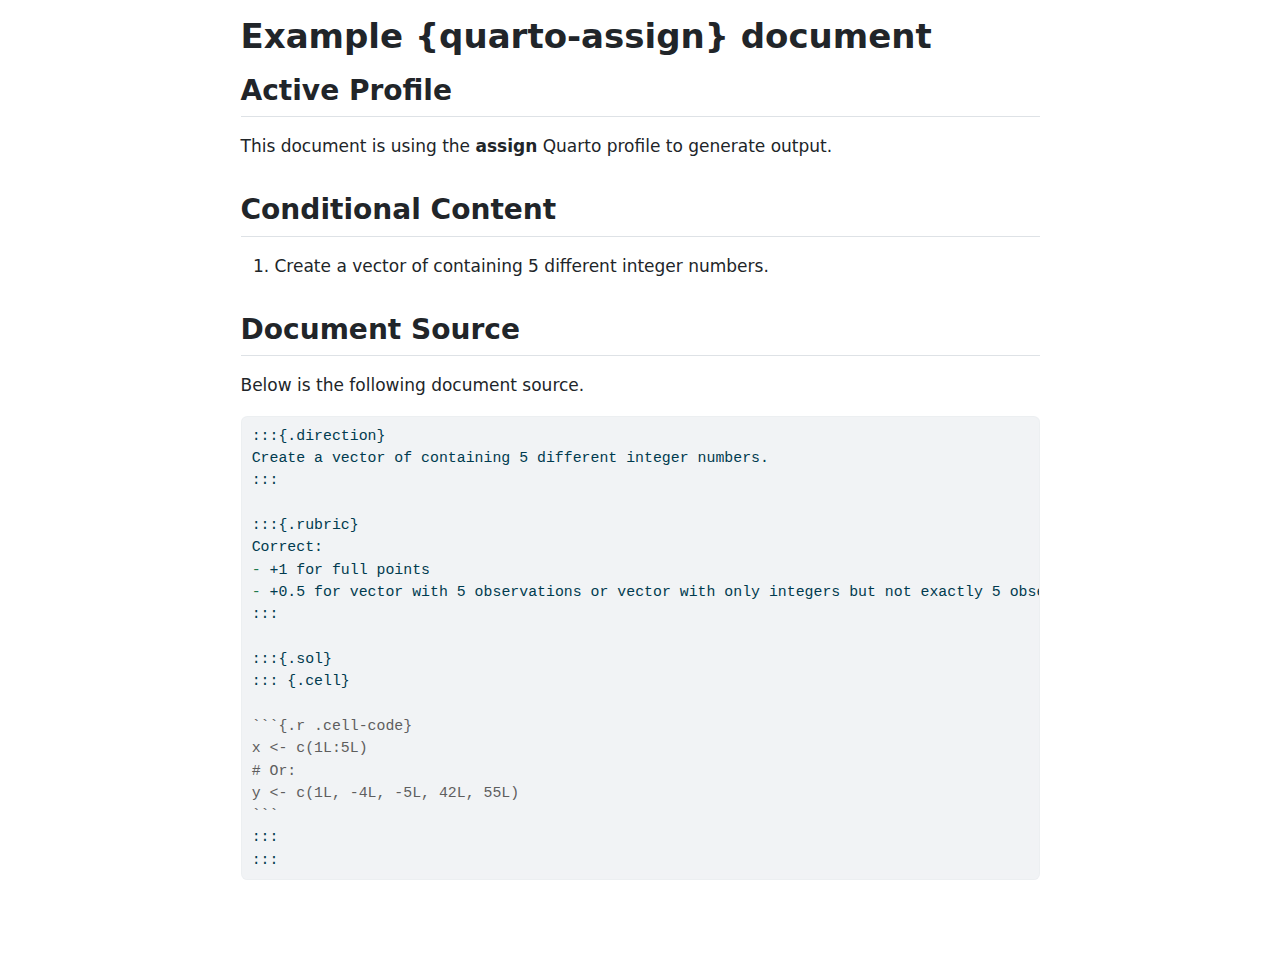
<file: demo/assign/qassign-demo-document.html>
<!DOCTYPE html>
<html xmlns="http://www.w3.org/1999/xhtml" lang="en" xml:lang="en"><head>

<meta charset="utf-8">
<meta name="generator" content="quarto-1.5.39">

<meta name="viewport" content="width=device-width, initial-scale=1.0, user-scalable=yes">


<title>Example {quarto-assign} document</title>
<style>
code{white-space: pre-wrap;}
span.smallcaps{font-variant: small-caps;}
div.columns{display: flex; gap: min(4vw, 1.5em);}
div.column{flex: auto; overflow-x: auto;}
div.hanging-indent{margin-left: 1.5em; text-indent: -1.5em;}
ul.task-list{list-style: none;}
ul.task-list li input[type="checkbox"] {
  width: 0.8em;
  margin: 0 0.8em 0.2em -1em; /* quarto-specific, see https://github.com/quarto-dev/quarto-cli/issues/4556 */ 
  vertical-align: middle;
}
/* CSS for syntax highlighting */
pre > code.sourceCode { white-space: pre; position: relative; }
pre > code.sourceCode > span { line-height: 1.25; }
pre > code.sourceCode > span:empty { height: 1.2em; }
.sourceCode { overflow: visible; }
code.sourceCode > span { color: inherit; text-decoration: inherit; }
div.sourceCode { margin: 1em 0; }
pre.sourceCode { margin: 0; }
@media screen {
div.sourceCode { overflow: auto; }
}
@media print {
pre > code.sourceCode { white-space: pre-wrap; }
pre > code.sourceCode > span { display: inline-block; text-indent: -5em; padding-left: 5em; }
}
pre.numberSource code
  { counter-reset: source-line 0; }
pre.numberSource code > span
  { position: relative; left: -4em; counter-increment: source-line; }
pre.numberSource code > span > a:first-child::before
  { content: counter(source-line);
    position: relative; left: -1em; text-align: right; vertical-align: baseline;
    border: none; display: inline-block;
    -webkit-touch-callout: none; -webkit-user-select: none;
    -khtml-user-select: none; -moz-user-select: none;
    -ms-user-select: none; user-select: none;
    padding: 0 4px; width: 4em;
  }
pre.numberSource { margin-left: 3em;  padding-left: 4px; }
div.sourceCode
  {   }
@media screen {
pre > code.sourceCode > span > a:first-child::before { text-decoration: underline; }
}
</style>


<script src="qassign-demo-document_files/libs/clipboard/clipboard.min.js"></script>
<script src="qassign-demo-document_files/libs/quarto-html/quarto.js"></script>
<script src="qassign-demo-document_files/libs/quarto-html/popper.min.js"></script>
<script src="qassign-demo-document_files/libs/quarto-html/tippy.umd.min.js"></script>
<script src="qassign-demo-document_files/libs/quarto-html/anchor.min.js"></script>
<link href="qassign-demo-document_files/libs/quarto-html/tippy.css" rel="stylesheet">
<link href="qassign-demo-document_files/libs/quarto-html/quarto-syntax-highlighting.css" rel="stylesheet" id="quarto-text-highlighting-styles">
<script src="qassign-demo-document_files/libs/bootstrap/bootstrap.min.js"></script>
<link href="qassign-demo-document_files/libs/bootstrap/bootstrap-icons.css" rel="stylesheet">
<link href="qassign-demo-document_files/libs/bootstrap/bootstrap.min.css" rel="stylesheet" id="quarto-bootstrap" data-mode="light">


</head>

<body class="fullcontent">

<div id="quarto-content" class="page-columns page-rows-contents page-layout-article">

<main class="content" id="quarto-document-content">

<header id="title-block-header" class="quarto-title-block default">
<div class="quarto-title">
<h1 class="title">Example {quarto-assign} document</h1>
</div>



<div class="quarto-title-meta">

    
  
    
  </div>
  


</header>


<section id="active-profile" class="level2">
<h2 class="anchored" data-anchor-id="active-profile">Active Profile</h2>
<p>This document is using the <strong>assign</strong> Quarto profile to generate output.</p>
</section>
<section id="conditional-content" class="level2">
<h2 class="anchored" data-anchor-id="conditional-content">Conditional Content</h2>
<ol type="1">
<li>Create a vector of containing 5 different integer numbers.<br>
</li>
</ol>
</section>
<section id="document-source" class="level2">
<h2 class="anchored" data-anchor-id="document-source">Document Source</h2>
<p>Below is the following document source.</p>
<div class="sourceCode" id="cb1"><pre class="sourceCode md code-with-copy"><code class="sourceCode markdown"><span id="cb1-1"><a href="#cb1-1" aria-hidden="true" tabindex="-1"></a>:::{.direction}</span>
<span id="cb1-2"><a href="#cb1-2" aria-hidden="true" tabindex="-1"></a>Create a vector of containing 5 different integer numbers.  </span>
<span id="cb1-3"><a href="#cb1-3" aria-hidden="true" tabindex="-1"></a>:::</span>
<span id="cb1-4"><a href="#cb1-4" aria-hidden="true" tabindex="-1"></a></span>
<span id="cb1-5"><a href="#cb1-5" aria-hidden="true" tabindex="-1"></a>:::{.rubric}</span>
<span id="cb1-6"><a href="#cb1-6" aria-hidden="true" tabindex="-1"></a>Correct:</span>
<span id="cb1-7"><a href="#cb1-7" aria-hidden="true" tabindex="-1"></a><span class="ss">- </span>+1 for full points</span>
<span id="cb1-8"><a href="#cb1-8" aria-hidden="true" tabindex="-1"></a><span class="ss">- </span>+0.5 for vector with 5 observations or vector with only integers but not exactly 5 observations.</span>
<span id="cb1-9"><a href="#cb1-9" aria-hidden="true" tabindex="-1"></a>:::</span>
<span id="cb1-10"><a href="#cb1-10" aria-hidden="true" tabindex="-1"></a></span>
<span id="cb1-11"><a href="#cb1-11" aria-hidden="true" tabindex="-1"></a>:::{.sol}</span>
<span id="cb1-12"><a href="#cb1-12" aria-hidden="true" tabindex="-1"></a>::: {.cell}</span>
<span id="cb1-13"><a href="#cb1-13" aria-hidden="true" tabindex="-1"></a></span>
<span id="cb1-14"><a href="#cb1-14" aria-hidden="true" tabindex="-1"></a><span class="in">```{.r .cell-code}</span></span>
<span id="cb1-15"><a href="#cb1-15" aria-hidden="true" tabindex="-1"></a><span class="in">x &lt;- c(1L:5L)</span></span>
<span id="cb1-16"><a href="#cb1-16" aria-hidden="true" tabindex="-1"></a><span class="in"># Or: </span></span>
<span id="cb1-17"><a href="#cb1-17" aria-hidden="true" tabindex="-1"></a><span class="in">y &lt;- c(1L, -4L, -5L, 42L, 55L)</span></span>
<span id="cb1-18"><a href="#cb1-18" aria-hidden="true" tabindex="-1"></a><span class="in">```</span></span>
<span id="cb1-19"><a href="#cb1-19" aria-hidden="true" tabindex="-1"></a>:::</span>
<span id="cb1-20"><a href="#cb1-20" aria-hidden="true" tabindex="-1"></a>:::</span></code><button title="Copy to Clipboard" class="code-copy-button"><i class="bi"></i></button></pre></div>
</section>

</main>
<!-- /main column -->
<script id="quarto-html-after-body" type="application/javascript">
window.document.addEventListener("DOMContentLoaded", function (event) {
  const toggleBodyColorMode = (bsSheetEl) => {
    const mode = bsSheetEl.getAttribute("data-mode");
    const bodyEl = window.document.querySelector("body");
    if (mode === "dark") {
      bodyEl.classList.add("quarto-dark");
      bodyEl.classList.remove("quarto-light");
    } else {
      bodyEl.classList.add("quarto-light");
      bodyEl.classList.remove("quarto-dark");
    }
  }
  const toggleBodyColorPrimary = () => {
    const bsSheetEl = window.document.querySelector("link#quarto-bootstrap");
    if (bsSheetEl) {
      toggleBodyColorMode(bsSheetEl);
    }
  }
  toggleBodyColorPrimary();  
  const icon = "";
  const anchorJS = new window.AnchorJS();
  anchorJS.options = {
    placement: 'right',
    icon: icon
  };
  anchorJS.add('.anchored');
  const isCodeAnnotation = (el) => {
    for (const clz of el.classList) {
      if (clz.startsWith('code-annotation-')) {                     
        return true;
      }
    }
    return false;
  }
  const onCopySuccess = function(e) {
    // button target
    const button = e.trigger;
    // don't keep focus
    button.blur();
    // flash "checked"
    button.classList.add('code-copy-button-checked');
    var currentTitle = button.getAttribute("title");
    button.setAttribute("title", "Copied!");
    let tooltip;
    if (window.bootstrap) {
      button.setAttribute("data-bs-toggle", "tooltip");
      button.setAttribute("data-bs-placement", "left");
      button.setAttribute("data-bs-title", "Copied!");
      tooltip = new bootstrap.Tooltip(button, 
        { trigger: "manual", 
          customClass: "code-copy-button-tooltip",
          offset: [0, -8]});
      tooltip.show();    
    }
    setTimeout(function() {
      if (tooltip) {
        tooltip.hide();
        button.removeAttribute("data-bs-title");
        button.removeAttribute("data-bs-toggle");
        button.removeAttribute("data-bs-placement");
      }
      button.setAttribute("title", currentTitle);
      button.classList.remove('code-copy-button-checked');
    }, 1000);
    // clear code selection
    e.clearSelection();
  }
  const getTextToCopy = function(trigger) {
      const codeEl = trigger.previousElementSibling.cloneNode(true);
      for (const childEl of codeEl.children) {
        if (isCodeAnnotation(childEl)) {
          childEl.remove();
        }
      }
      return codeEl.innerText;
  }
  const clipboard = new window.ClipboardJS('.code-copy-button:not([data-in-quarto-modal])', {
    text: getTextToCopy
  });
  clipboard.on('success', onCopySuccess);
  if (window.document.getElementById('quarto-embedded-source-code-modal')) {
    // For code content inside modals, clipBoardJS needs to be initialized with a container option
    // TODO: Check when it could be a function (https://github.com/zenorocha/clipboard.js/issues/860)
    const clipboardModal = new window.ClipboardJS('.code-copy-button[data-in-quarto-modal]', {
      text: getTextToCopy,
      container: window.document.getElementById('quarto-embedded-source-code-modal')
    });
    clipboardModal.on('success', onCopySuccess);
  }
    var localhostRegex = new RegExp(/^(?:http|https):\/\/localhost\:?[0-9]*\//);
    var mailtoRegex = new RegExp(/^mailto:/);
      var filterRegex = new RegExp('/' + window.location.host + '/');
    var isInternal = (href) => {
        return filterRegex.test(href) || localhostRegex.test(href) || mailtoRegex.test(href);
    }
    // Inspect non-navigation links and adorn them if external
 	var links = window.document.querySelectorAll('a[href]:not(.nav-link):not(.navbar-brand):not(.toc-action):not(.sidebar-link):not(.sidebar-item-toggle):not(.pagination-link):not(.no-external):not([aria-hidden]):not(.dropdown-item):not(.quarto-navigation-tool):not(.about-link)');
    for (var i=0; i<links.length; i++) {
      const link = links[i];
      if (!isInternal(link.href)) {
        // undo the damage that might have been done by quarto-nav.js in the case of
        // links that we want to consider external
        if (link.dataset.originalHref !== undefined) {
          link.href = link.dataset.originalHref;
        }
      }
    }
  function tippyHover(el, contentFn, onTriggerFn, onUntriggerFn) {
    const config = {
      allowHTML: true,
      maxWidth: 500,
      delay: 100,
      arrow: false,
      appendTo: function(el) {
          return el.parentElement;
      },
      interactive: true,
      interactiveBorder: 10,
      theme: 'quarto',
      placement: 'bottom-start',
    };
    if (contentFn) {
      config.content = contentFn;
    }
    if (onTriggerFn) {
      config.onTrigger = onTriggerFn;
    }
    if (onUntriggerFn) {
      config.onUntrigger = onUntriggerFn;
    }
    window.tippy(el, config); 
  }
  const noterefs = window.document.querySelectorAll('a[role="doc-noteref"]');
  for (var i=0; i<noterefs.length; i++) {
    const ref = noterefs[i];
    tippyHover(ref, function() {
      // use id or data attribute instead here
      let href = ref.getAttribute('data-footnote-href') || ref.getAttribute('href');
      try { href = new URL(href).hash; } catch {}
      const id = href.replace(/^#\/?/, "");
      const note = window.document.getElementById(id);
      if (note) {
        return note.innerHTML;
      } else {
        return "";
      }
    });
  }
  const xrefs = window.document.querySelectorAll('a.quarto-xref');
  const processXRef = (id, note) => {
    // Strip column container classes
    const stripColumnClz = (el) => {
      el.classList.remove("page-full", "page-columns");
      if (el.children) {
        for (const child of el.children) {
          stripColumnClz(child);
        }
      }
    }
    stripColumnClz(note)
    if (id === null || id.startsWith('sec-')) {
      // Special case sections, only their first couple elements
      const container = document.createElement("div");
      if (note.children && note.children.length > 2) {
        container.appendChild(note.children[0].cloneNode(true));
        for (let i = 1; i < note.children.length; i++) {
          const child = note.children[i];
          if (child.tagName === "P" && child.innerText === "") {
            continue;
          } else {
            container.appendChild(child.cloneNode(true));
            break;
          }
        }
        if (window.Quarto?.typesetMath) {
          window.Quarto.typesetMath(container);
        }
        return container.innerHTML
      } else {
        if (window.Quarto?.typesetMath) {
          window.Quarto.typesetMath(note);
        }
        return note.innerHTML;
      }
    } else {
      // Remove any anchor links if they are present
      const anchorLink = note.querySelector('a.anchorjs-link');
      if (anchorLink) {
        anchorLink.remove();
      }
      if (window.Quarto?.typesetMath) {
        window.Quarto.typesetMath(note);
      }
      // TODO in 1.5, we should make sure this works without a callout special case
      if (note.classList.contains("callout")) {
        return note.outerHTML;
      } else {
        return note.innerHTML;
      }
    }
  }
  for (var i=0; i<xrefs.length; i++) {
    const xref = xrefs[i];
    tippyHover(xref, undefined, function(instance) {
      instance.disable();
      let url = xref.getAttribute('href');
      let hash = undefined; 
      if (url.startsWith('#')) {
        hash = url;
      } else {
        try { hash = new URL(url).hash; } catch {}
      }
      if (hash) {
        const id = hash.replace(/^#\/?/, "");
        const note = window.document.getElementById(id);
        if (note !== null) {
          try {
            const html = processXRef(id, note.cloneNode(true));
            instance.setContent(html);
          } finally {
            instance.enable();
            instance.show();
          }
        } else {
          // See if we can fetch this
          fetch(url.split('#')[0])
          .then(res => res.text())
          .then(html => {
            const parser = new DOMParser();
            const htmlDoc = parser.parseFromString(html, "text/html");
            const note = htmlDoc.getElementById(id);
            if (note !== null) {
              const html = processXRef(id, note);
              instance.setContent(html);
            } 
          }).finally(() => {
            instance.enable();
            instance.show();
          });
        }
      } else {
        // See if we can fetch a full url (with no hash to target)
        // This is a special case and we should probably do some content thinning / targeting
        fetch(url)
        .then(res => res.text())
        .then(html => {
          const parser = new DOMParser();
          const htmlDoc = parser.parseFromString(html, "text/html");
          const note = htmlDoc.querySelector('main.content');
          if (note !== null) {
            // This should only happen for chapter cross references
            // (since there is no id in the URL)
            // remove the first header
            if (note.children.length > 0 && note.children[0].tagName === "HEADER") {
              note.children[0].remove();
            }
            const html = processXRef(null, note);
            instance.setContent(html);
          } 
        }).finally(() => {
          instance.enable();
          instance.show();
        });
      }
    }, function(instance) {
    });
  }
      let selectedAnnoteEl;
      const selectorForAnnotation = ( cell, annotation) => {
        let cellAttr = 'data-code-cell="' + cell + '"';
        let lineAttr = 'data-code-annotation="' +  annotation + '"';
        const selector = 'span[' + cellAttr + '][' + lineAttr + ']';
        return selector;
      }
      const selectCodeLines = (annoteEl) => {
        const doc = window.document;
        const targetCell = annoteEl.getAttribute("data-target-cell");
        const targetAnnotation = annoteEl.getAttribute("data-target-annotation");
        const annoteSpan = window.document.querySelector(selectorForAnnotation(targetCell, targetAnnotation));
        const lines = annoteSpan.getAttribute("data-code-lines").split(",");
        const lineIds = lines.map((line) => {
          return targetCell + "-" + line;
        })
        let top = null;
        let height = null;
        let parent = null;
        if (lineIds.length > 0) {
            //compute the position of the single el (top and bottom and make a div)
            const el = window.document.getElementById(lineIds[0]);
            top = el.offsetTop;
            height = el.offsetHeight;
            parent = el.parentElement.parentElement;
          if (lineIds.length > 1) {
            const lastEl = window.document.getElementById(lineIds[lineIds.length - 1]);
            const bottom = lastEl.offsetTop + lastEl.offsetHeight;
            height = bottom - top;
          }
          if (top !== null && height !== null && parent !== null) {
            // cook up a div (if necessary) and position it 
            let div = window.document.getElementById("code-annotation-line-highlight");
            if (div === null) {
              div = window.document.createElement("div");
              div.setAttribute("id", "code-annotation-line-highlight");
              div.style.position = 'absolute';
              parent.appendChild(div);
            }
            div.style.top = top - 2 + "px";
            div.style.height = height + 4 + "px";
            div.style.left = 0;
            let gutterDiv = window.document.getElementById("code-annotation-line-highlight-gutter");
            if (gutterDiv === null) {
              gutterDiv = window.document.createElement("div");
              gutterDiv.setAttribute("id", "code-annotation-line-highlight-gutter");
              gutterDiv.style.position = 'absolute';
              const codeCell = window.document.getElementById(targetCell);
              const gutter = codeCell.querySelector('.code-annotation-gutter');
              gutter.appendChild(gutterDiv);
            }
            gutterDiv.style.top = top - 2 + "px";
            gutterDiv.style.height = height + 4 + "px";
          }
          selectedAnnoteEl = annoteEl;
        }
      };
      const unselectCodeLines = () => {
        const elementsIds = ["code-annotation-line-highlight", "code-annotation-line-highlight-gutter"];
        elementsIds.forEach((elId) => {
          const div = window.document.getElementById(elId);
          if (div) {
            div.remove();
          }
        });
        selectedAnnoteEl = undefined;
      };
        // Handle positioning of the toggle
    window.addEventListener(
      "resize",
      throttle(() => {
        elRect = undefined;
        if (selectedAnnoteEl) {
          selectCodeLines(selectedAnnoteEl);
        }
      }, 10)
    );
    function throttle(fn, ms) {
    let throttle = false;
    let timer;
      return (...args) => {
        if(!throttle) { // first call gets through
            fn.apply(this, args);
            throttle = true;
        } else { // all the others get throttled
            if(timer) clearTimeout(timer); // cancel #2
            timer = setTimeout(() => {
              fn.apply(this, args);
              timer = throttle = false;
            }, ms);
        }
      };
    }
      // Attach click handler to the DT
      const annoteDls = window.document.querySelectorAll('dt[data-target-cell]');
      for (const annoteDlNode of annoteDls) {
        annoteDlNode.addEventListener('click', (event) => {
          const clickedEl = event.target;
          if (clickedEl !== selectedAnnoteEl) {
            unselectCodeLines();
            const activeEl = window.document.querySelector('dt[data-target-cell].code-annotation-active');
            if (activeEl) {
              activeEl.classList.remove('code-annotation-active');
            }
            selectCodeLines(clickedEl);
            clickedEl.classList.add('code-annotation-active');
          } else {
            // Unselect the line
            unselectCodeLines();
            clickedEl.classList.remove('code-annotation-active');
          }
        });
      }
  const findCites = (el) => {
    const parentEl = el.parentElement;
    if (parentEl) {
      const cites = parentEl.dataset.cites;
      if (cites) {
        return {
          el,
          cites: cites.split(' ')
        };
      } else {
        return findCites(el.parentElement)
      }
    } else {
      return undefined;
    }
  };
  var bibliorefs = window.document.querySelectorAll('a[role="doc-biblioref"]');
  for (var i=0; i<bibliorefs.length; i++) {
    const ref = bibliorefs[i];
    const citeInfo = findCites(ref);
    if (citeInfo) {
      tippyHover(citeInfo.el, function() {
        var popup = window.document.createElement('div');
        citeInfo.cites.forEach(function(cite) {
          var citeDiv = window.document.createElement('div');
          citeDiv.classList.add('hanging-indent');
          citeDiv.classList.add('csl-entry');
          var biblioDiv = window.document.getElementById('ref-' + cite);
          if (biblioDiv) {
            citeDiv.innerHTML = biblioDiv.innerHTML;
          }
          popup.appendChild(citeDiv);
        });
        return popup.innerHTML;
      });
    }
  }
});
</script>
</div> <!-- /content -->




</body></html>
</file>
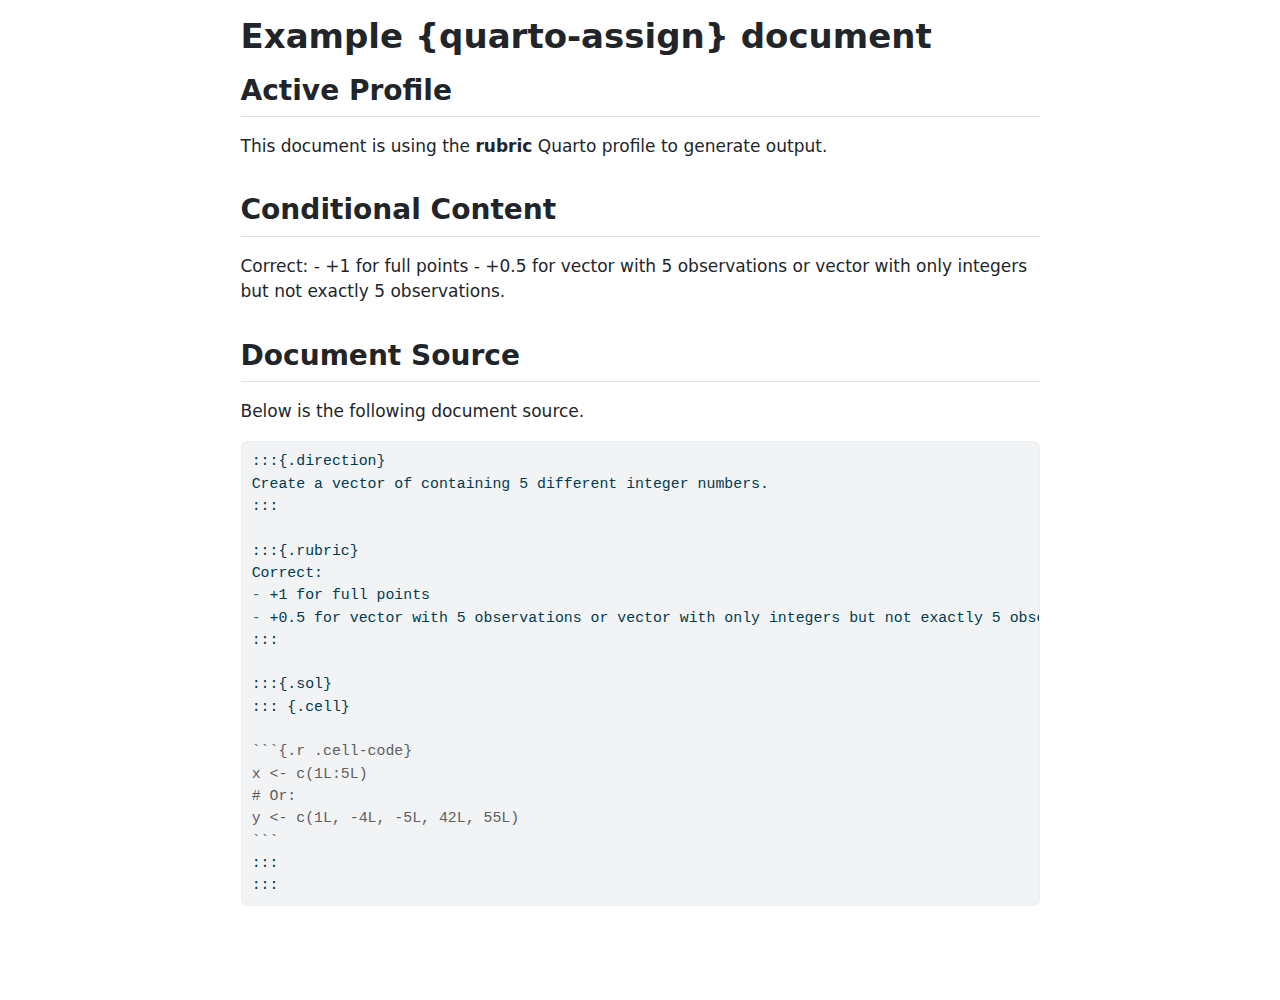
<file: demo/rubric/qassign-demo-document.html>
<!DOCTYPE html>
<html xmlns="http://www.w3.org/1999/xhtml" lang="en" xml:lang="en"><head>

<meta charset="utf-8">
<meta name="generator" content="quarto-1.5.39">

<meta name="viewport" content="width=device-width, initial-scale=1.0, user-scalable=yes">


<title>Example {quarto-assign} document</title>
<style>
code{white-space: pre-wrap;}
span.smallcaps{font-variant: small-caps;}
div.columns{display: flex; gap: min(4vw, 1.5em);}
div.column{flex: auto; overflow-x: auto;}
div.hanging-indent{margin-left: 1.5em; text-indent: -1.5em;}
ul.task-list{list-style: none;}
ul.task-list li input[type="checkbox"] {
  width: 0.8em;
  margin: 0 0.8em 0.2em -1em; /* quarto-specific, see https://github.com/quarto-dev/quarto-cli/issues/4556 */ 
  vertical-align: middle;
}
/* CSS for syntax highlighting */
pre > code.sourceCode { white-space: pre; position: relative; }
pre > code.sourceCode > span { line-height: 1.25; }
pre > code.sourceCode > span:empty { height: 1.2em; }
.sourceCode { overflow: visible; }
code.sourceCode > span { color: inherit; text-decoration: inherit; }
div.sourceCode { margin: 1em 0; }
pre.sourceCode { margin: 0; }
@media screen {
div.sourceCode { overflow: auto; }
}
@media print {
pre > code.sourceCode { white-space: pre-wrap; }
pre > code.sourceCode > span { display: inline-block; text-indent: -5em; padding-left: 5em; }
}
pre.numberSource code
  { counter-reset: source-line 0; }
pre.numberSource code > span
  { position: relative; left: -4em; counter-increment: source-line; }
pre.numberSource code > span > a:first-child::before
  { content: counter(source-line);
    position: relative; left: -1em; text-align: right; vertical-align: baseline;
    border: none; display: inline-block;
    -webkit-touch-callout: none; -webkit-user-select: none;
    -khtml-user-select: none; -moz-user-select: none;
    -ms-user-select: none; user-select: none;
    padding: 0 4px; width: 4em;
  }
pre.numberSource { margin-left: 3em;  padding-left: 4px; }
div.sourceCode
  {   }
@media screen {
pre > code.sourceCode > span > a:first-child::before { text-decoration: underline; }
}
</style>


<script src="qassign-demo-document_files/libs/clipboard/clipboard.min.js"></script>
<script src="qassign-demo-document_files/libs/quarto-html/quarto.js"></script>
<script src="qassign-demo-document_files/libs/quarto-html/popper.min.js"></script>
<script src="qassign-demo-document_files/libs/quarto-html/tippy.umd.min.js"></script>
<script src="qassign-demo-document_files/libs/quarto-html/anchor.min.js"></script>
<link href="qassign-demo-document_files/libs/quarto-html/tippy.css" rel="stylesheet">
<link href="qassign-demo-document_files/libs/quarto-html/quarto-syntax-highlighting.css" rel="stylesheet" id="quarto-text-highlighting-styles">
<script src="qassign-demo-document_files/libs/bootstrap/bootstrap.min.js"></script>
<link href="qassign-demo-document_files/libs/bootstrap/bootstrap-icons.css" rel="stylesheet">
<link href="qassign-demo-document_files/libs/bootstrap/bootstrap.min.css" rel="stylesheet" id="quarto-bootstrap" data-mode="light">


</head>

<body class="fullcontent">

<div id="quarto-content" class="page-columns page-rows-contents page-layout-article">

<main class="content" id="quarto-document-content">

<header id="title-block-header" class="quarto-title-block default">
<div class="quarto-title">
<h1 class="title">Example {quarto-assign} document</h1>
</div>



<div class="quarto-title-meta">

    
  
    
  </div>
  


</header>


<section id="active-profile" class="level2">
<h2 class="anchored" data-anchor-id="active-profile">Active Profile</h2>
<p>This document is using the <strong>rubric</strong> Quarto profile to generate output.</p>
</section>
<section id="conditional-content" class="level2">
<h2 class="anchored" data-anchor-id="conditional-content">Conditional Content</h2>
<p>Correct: - +1 for full points - +0.5 for vector with 5 observations or vector with only integers but not exactly 5 observations.</p>
</section>
<section id="document-source" class="level2">
<h2 class="anchored" data-anchor-id="document-source">Document Source</h2>
<p>Below is the following document source.</p>
<div class="sourceCode" id="cb1"><pre class="sourceCode md code-with-copy"><code class="sourceCode markdown"><span id="cb1-1"><a href="#cb1-1" aria-hidden="true" tabindex="-1"></a>:::{.direction}</span>
<span id="cb1-2"><a href="#cb1-2" aria-hidden="true" tabindex="-1"></a>Create a vector of containing 5 different integer numbers.  </span>
<span id="cb1-3"><a href="#cb1-3" aria-hidden="true" tabindex="-1"></a>:::</span>
<span id="cb1-4"><a href="#cb1-4" aria-hidden="true" tabindex="-1"></a></span>
<span id="cb1-5"><a href="#cb1-5" aria-hidden="true" tabindex="-1"></a>:::{.rubric}</span>
<span id="cb1-6"><a href="#cb1-6" aria-hidden="true" tabindex="-1"></a>Correct:</span>
<span id="cb1-7"><a href="#cb1-7" aria-hidden="true" tabindex="-1"></a><span class="ss">- </span>+1 for full points</span>
<span id="cb1-8"><a href="#cb1-8" aria-hidden="true" tabindex="-1"></a><span class="ss">- </span>+0.5 for vector with 5 observations or vector with only integers but not exactly 5 observations.</span>
<span id="cb1-9"><a href="#cb1-9" aria-hidden="true" tabindex="-1"></a>:::</span>
<span id="cb1-10"><a href="#cb1-10" aria-hidden="true" tabindex="-1"></a></span>
<span id="cb1-11"><a href="#cb1-11" aria-hidden="true" tabindex="-1"></a>:::{.sol}</span>
<span id="cb1-12"><a href="#cb1-12" aria-hidden="true" tabindex="-1"></a>::: {.cell}</span>
<span id="cb1-13"><a href="#cb1-13" aria-hidden="true" tabindex="-1"></a></span>
<span id="cb1-14"><a href="#cb1-14" aria-hidden="true" tabindex="-1"></a><span class="in">```{.r .cell-code}</span></span>
<span id="cb1-15"><a href="#cb1-15" aria-hidden="true" tabindex="-1"></a><span class="in">x &lt;- c(1L:5L)</span></span>
<span id="cb1-16"><a href="#cb1-16" aria-hidden="true" tabindex="-1"></a><span class="in"># Or: </span></span>
<span id="cb1-17"><a href="#cb1-17" aria-hidden="true" tabindex="-1"></a><span class="in">y &lt;- c(1L, -4L, -5L, 42L, 55L)</span></span>
<span id="cb1-18"><a href="#cb1-18" aria-hidden="true" tabindex="-1"></a><span class="in">```</span></span>
<span id="cb1-19"><a href="#cb1-19" aria-hidden="true" tabindex="-1"></a>:::</span>
<span id="cb1-20"><a href="#cb1-20" aria-hidden="true" tabindex="-1"></a>:::</span></code><button title="Copy to Clipboard" class="code-copy-button"><i class="bi"></i></button></pre></div>
</section>

</main>
<!-- /main column -->
<script id="quarto-html-after-body" type="application/javascript">
window.document.addEventListener("DOMContentLoaded", function (event) {
  const toggleBodyColorMode = (bsSheetEl) => {
    const mode = bsSheetEl.getAttribute("data-mode");
    const bodyEl = window.document.querySelector("body");
    if (mode === "dark") {
      bodyEl.classList.add("quarto-dark");
      bodyEl.classList.remove("quarto-light");
    } else {
      bodyEl.classList.add("quarto-light");
      bodyEl.classList.remove("quarto-dark");
    }
  }
  const toggleBodyColorPrimary = () => {
    const bsSheetEl = window.document.querySelector("link#quarto-bootstrap");
    if (bsSheetEl) {
      toggleBodyColorMode(bsSheetEl);
    }
  }
  toggleBodyColorPrimary();  
  const icon = "";
  const anchorJS = new window.AnchorJS();
  anchorJS.options = {
    placement: 'right',
    icon: icon
  };
  anchorJS.add('.anchored');
  const isCodeAnnotation = (el) => {
    for (const clz of el.classList) {
      if (clz.startsWith('code-annotation-')) {                     
        return true;
      }
    }
    return false;
  }
  const onCopySuccess = function(e) {
    // button target
    const button = e.trigger;
    // don't keep focus
    button.blur();
    // flash "checked"
    button.classList.add('code-copy-button-checked');
    var currentTitle = button.getAttribute("title");
    button.setAttribute("title", "Copied!");
    let tooltip;
    if (window.bootstrap) {
      button.setAttribute("data-bs-toggle", "tooltip");
      button.setAttribute("data-bs-placement", "left");
      button.setAttribute("data-bs-title", "Copied!");
      tooltip = new bootstrap.Tooltip(button, 
        { trigger: "manual", 
          customClass: "code-copy-button-tooltip",
          offset: [0, -8]});
      tooltip.show();    
    }
    setTimeout(function() {
      if (tooltip) {
        tooltip.hide();
        button.removeAttribute("data-bs-title");
        button.removeAttribute("data-bs-toggle");
        button.removeAttribute("data-bs-placement");
      }
      button.setAttribute("title", currentTitle);
      button.classList.remove('code-copy-button-checked');
    }, 1000);
    // clear code selection
    e.clearSelection();
  }
  const getTextToCopy = function(trigger) {
      const codeEl = trigger.previousElementSibling.cloneNode(true);
      for (const childEl of codeEl.children) {
        if (isCodeAnnotation(childEl)) {
          childEl.remove();
        }
      }
      return codeEl.innerText;
  }
  const clipboard = new window.ClipboardJS('.code-copy-button:not([data-in-quarto-modal])', {
    text: getTextToCopy
  });
  clipboard.on('success', onCopySuccess);
  if (window.document.getElementById('quarto-embedded-source-code-modal')) {
    // For code content inside modals, clipBoardJS needs to be initialized with a container option
    // TODO: Check when it could be a function (https://github.com/zenorocha/clipboard.js/issues/860)
    const clipboardModal = new window.ClipboardJS('.code-copy-button[data-in-quarto-modal]', {
      text: getTextToCopy,
      container: window.document.getElementById('quarto-embedded-source-code-modal')
    });
    clipboardModal.on('success', onCopySuccess);
  }
    var localhostRegex = new RegExp(/^(?:http|https):\/\/localhost\:?[0-9]*\//);
    var mailtoRegex = new RegExp(/^mailto:/);
      var filterRegex = new RegExp('/' + window.location.host + '/');
    var isInternal = (href) => {
        return filterRegex.test(href) || localhostRegex.test(href) || mailtoRegex.test(href);
    }
    // Inspect non-navigation links and adorn them if external
 	var links = window.document.querySelectorAll('a[href]:not(.nav-link):not(.navbar-brand):not(.toc-action):not(.sidebar-link):not(.sidebar-item-toggle):not(.pagination-link):not(.no-external):not([aria-hidden]):not(.dropdown-item):not(.quarto-navigation-tool):not(.about-link)');
    for (var i=0; i<links.length; i++) {
      const link = links[i];
      if (!isInternal(link.href)) {
        // undo the damage that might have been done by quarto-nav.js in the case of
        // links that we want to consider external
        if (link.dataset.originalHref !== undefined) {
          link.href = link.dataset.originalHref;
        }
      }
    }
  function tippyHover(el, contentFn, onTriggerFn, onUntriggerFn) {
    const config = {
      allowHTML: true,
      maxWidth: 500,
      delay: 100,
      arrow: false,
      appendTo: function(el) {
          return el.parentElement;
      },
      interactive: true,
      interactiveBorder: 10,
      theme: 'quarto',
      placement: 'bottom-start',
    };
    if (contentFn) {
      config.content = contentFn;
    }
    if (onTriggerFn) {
      config.onTrigger = onTriggerFn;
    }
    if (onUntriggerFn) {
      config.onUntrigger = onUntriggerFn;
    }
    window.tippy(el, config); 
  }
  const noterefs = window.document.querySelectorAll('a[role="doc-noteref"]');
  for (var i=0; i<noterefs.length; i++) {
    const ref = noterefs[i];
    tippyHover(ref, function() {
      // use id or data attribute instead here
      let href = ref.getAttribute('data-footnote-href') || ref.getAttribute('href');
      try { href = new URL(href).hash; } catch {}
      const id = href.replace(/^#\/?/, "");
      const note = window.document.getElementById(id);
      if (note) {
        return note.innerHTML;
      } else {
        return "";
      }
    });
  }
  const xrefs = window.document.querySelectorAll('a.quarto-xref');
  const processXRef = (id, note) => {
    // Strip column container classes
    const stripColumnClz = (el) => {
      el.classList.remove("page-full", "page-columns");
      if (el.children) {
        for (const child of el.children) {
          stripColumnClz(child);
        }
      }
    }
    stripColumnClz(note)
    if (id === null || id.startsWith('sec-')) {
      // Special case sections, only their first couple elements
      const container = document.createElement("div");
      if (note.children && note.children.length > 2) {
        container.appendChild(note.children[0].cloneNode(true));
        for (let i = 1; i < note.children.length; i++) {
          const child = note.children[i];
          if (child.tagName === "P" && child.innerText === "") {
            continue;
          } else {
            container.appendChild(child.cloneNode(true));
            break;
          }
        }
        if (window.Quarto?.typesetMath) {
          window.Quarto.typesetMath(container);
        }
        return container.innerHTML
      } else {
        if (window.Quarto?.typesetMath) {
          window.Quarto.typesetMath(note);
        }
        return note.innerHTML;
      }
    } else {
      // Remove any anchor links if they are present
      const anchorLink = note.querySelector('a.anchorjs-link');
      if (anchorLink) {
        anchorLink.remove();
      }
      if (window.Quarto?.typesetMath) {
        window.Quarto.typesetMath(note);
      }
      // TODO in 1.5, we should make sure this works without a callout special case
      if (note.classList.contains("callout")) {
        return note.outerHTML;
      } else {
        return note.innerHTML;
      }
    }
  }
  for (var i=0; i<xrefs.length; i++) {
    const xref = xrefs[i];
    tippyHover(xref, undefined, function(instance) {
      instance.disable();
      let url = xref.getAttribute('href');
      let hash = undefined; 
      if (url.startsWith('#')) {
        hash = url;
      } else {
        try { hash = new URL(url).hash; } catch {}
      }
      if (hash) {
        const id = hash.replace(/^#\/?/, "");
        const note = window.document.getElementById(id);
        if (note !== null) {
          try {
            const html = processXRef(id, note.cloneNode(true));
            instance.setContent(html);
          } finally {
            instance.enable();
            instance.show();
          }
        } else {
          // See if we can fetch this
          fetch(url.split('#')[0])
          .then(res => res.text())
          .then(html => {
            const parser = new DOMParser();
            const htmlDoc = parser.parseFromString(html, "text/html");
            const note = htmlDoc.getElementById(id);
            if (note !== null) {
              const html = processXRef(id, note);
              instance.setContent(html);
            } 
          }).finally(() => {
            instance.enable();
            instance.show();
          });
        }
      } else {
        // See if we can fetch a full url (with no hash to target)
        // This is a special case and we should probably do some content thinning / targeting
        fetch(url)
        .then(res => res.text())
        .then(html => {
          const parser = new DOMParser();
          const htmlDoc = parser.parseFromString(html, "text/html");
          const note = htmlDoc.querySelector('main.content');
          if (note !== null) {
            // This should only happen for chapter cross references
            // (since there is no id in the URL)
            // remove the first header
            if (note.children.length > 0 && note.children[0].tagName === "HEADER") {
              note.children[0].remove();
            }
            const html = processXRef(null, note);
            instance.setContent(html);
          } 
        }).finally(() => {
          instance.enable();
          instance.show();
        });
      }
    }, function(instance) {
    });
  }
      let selectedAnnoteEl;
      const selectorForAnnotation = ( cell, annotation) => {
        let cellAttr = 'data-code-cell="' + cell + '"';
        let lineAttr = 'data-code-annotation="' +  annotation + '"';
        const selector = 'span[' + cellAttr + '][' + lineAttr + ']';
        return selector;
      }
      const selectCodeLines = (annoteEl) => {
        const doc = window.document;
        const targetCell = annoteEl.getAttribute("data-target-cell");
        const targetAnnotation = annoteEl.getAttribute("data-target-annotation");
        const annoteSpan = window.document.querySelector(selectorForAnnotation(targetCell, targetAnnotation));
        const lines = annoteSpan.getAttribute("data-code-lines").split(",");
        const lineIds = lines.map((line) => {
          return targetCell + "-" + line;
        })
        let top = null;
        let height = null;
        let parent = null;
        if (lineIds.length > 0) {
            //compute the position of the single el (top and bottom and make a div)
            const el = window.document.getElementById(lineIds[0]);
            top = el.offsetTop;
            height = el.offsetHeight;
            parent = el.parentElement.parentElement;
          if (lineIds.length > 1) {
            const lastEl = window.document.getElementById(lineIds[lineIds.length - 1]);
            const bottom = lastEl.offsetTop + lastEl.offsetHeight;
            height = bottom - top;
          }
          if (top !== null && height !== null && parent !== null) {
            // cook up a div (if necessary) and position it 
            let div = window.document.getElementById("code-annotation-line-highlight");
            if (div === null) {
              div = window.document.createElement("div");
              div.setAttribute("id", "code-annotation-line-highlight");
              div.style.position = 'absolute';
              parent.appendChild(div);
            }
            div.style.top = top - 2 + "px";
            div.style.height = height + 4 + "px";
            div.style.left = 0;
            let gutterDiv = window.document.getElementById("code-annotation-line-highlight-gutter");
            if (gutterDiv === null) {
              gutterDiv = window.document.createElement("div");
              gutterDiv.setAttribute("id", "code-annotation-line-highlight-gutter");
              gutterDiv.style.position = 'absolute';
              const codeCell = window.document.getElementById(targetCell);
              const gutter = codeCell.querySelector('.code-annotation-gutter');
              gutter.appendChild(gutterDiv);
            }
            gutterDiv.style.top = top - 2 + "px";
            gutterDiv.style.height = height + 4 + "px";
          }
          selectedAnnoteEl = annoteEl;
        }
      };
      const unselectCodeLines = () => {
        const elementsIds = ["code-annotation-line-highlight", "code-annotation-line-highlight-gutter"];
        elementsIds.forEach((elId) => {
          const div = window.document.getElementById(elId);
          if (div) {
            div.remove();
          }
        });
        selectedAnnoteEl = undefined;
      };
        // Handle positioning of the toggle
    window.addEventListener(
      "resize",
      throttle(() => {
        elRect = undefined;
        if (selectedAnnoteEl) {
          selectCodeLines(selectedAnnoteEl);
        }
      }, 10)
    );
    function throttle(fn, ms) {
    let throttle = false;
    let timer;
      return (...args) => {
        if(!throttle) { // first call gets through
            fn.apply(this, args);
            throttle = true;
        } else { // all the others get throttled
            if(timer) clearTimeout(timer); // cancel #2
            timer = setTimeout(() => {
              fn.apply(this, args);
              timer = throttle = false;
            }, ms);
        }
      };
    }
      // Attach click handler to the DT
      const annoteDls = window.document.querySelectorAll('dt[data-target-cell]');
      for (const annoteDlNode of annoteDls) {
        annoteDlNode.addEventListener('click', (event) => {
          const clickedEl = event.target;
          if (clickedEl !== selectedAnnoteEl) {
            unselectCodeLines();
            const activeEl = window.document.querySelector('dt[data-target-cell].code-annotation-active');
            if (activeEl) {
              activeEl.classList.remove('code-annotation-active');
            }
            selectCodeLines(clickedEl);
            clickedEl.classList.add('code-annotation-active');
          } else {
            // Unselect the line
            unselectCodeLines();
            clickedEl.classList.remove('code-annotation-active');
          }
        });
      }
  const findCites = (el) => {
    const parentEl = el.parentElement;
    if (parentEl) {
      const cites = parentEl.dataset.cites;
      if (cites) {
        return {
          el,
          cites: cites.split(' ')
        };
      } else {
        return findCites(el.parentElement)
      }
    } else {
      return undefined;
    }
  };
  var bibliorefs = window.document.querySelectorAll('a[role="doc-biblioref"]');
  for (var i=0; i<bibliorefs.length; i++) {
    const ref = bibliorefs[i];
    const citeInfo = findCites(ref);
    if (citeInfo) {
      tippyHover(citeInfo.el, function() {
        var popup = window.document.createElement('div');
        citeInfo.cites.forEach(function(cite) {
          var citeDiv = window.document.createElement('div');
          citeDiv.classList.add('hanging-indent');
          citeDiv.classList.add('csl-entry');
          var biblioDiv = window.document.getElementById('ref-' + cite);
          if (biblioDiv) {
            citeDiv.innerHTML = biblioDiv.innerHTML;
          }
          popup.appendChild(citeDiv);
        });
        return popup.innerHTML;
      });
    }
  }
});
</script>
</div> <!-- /content -->




</body></html>
</file>
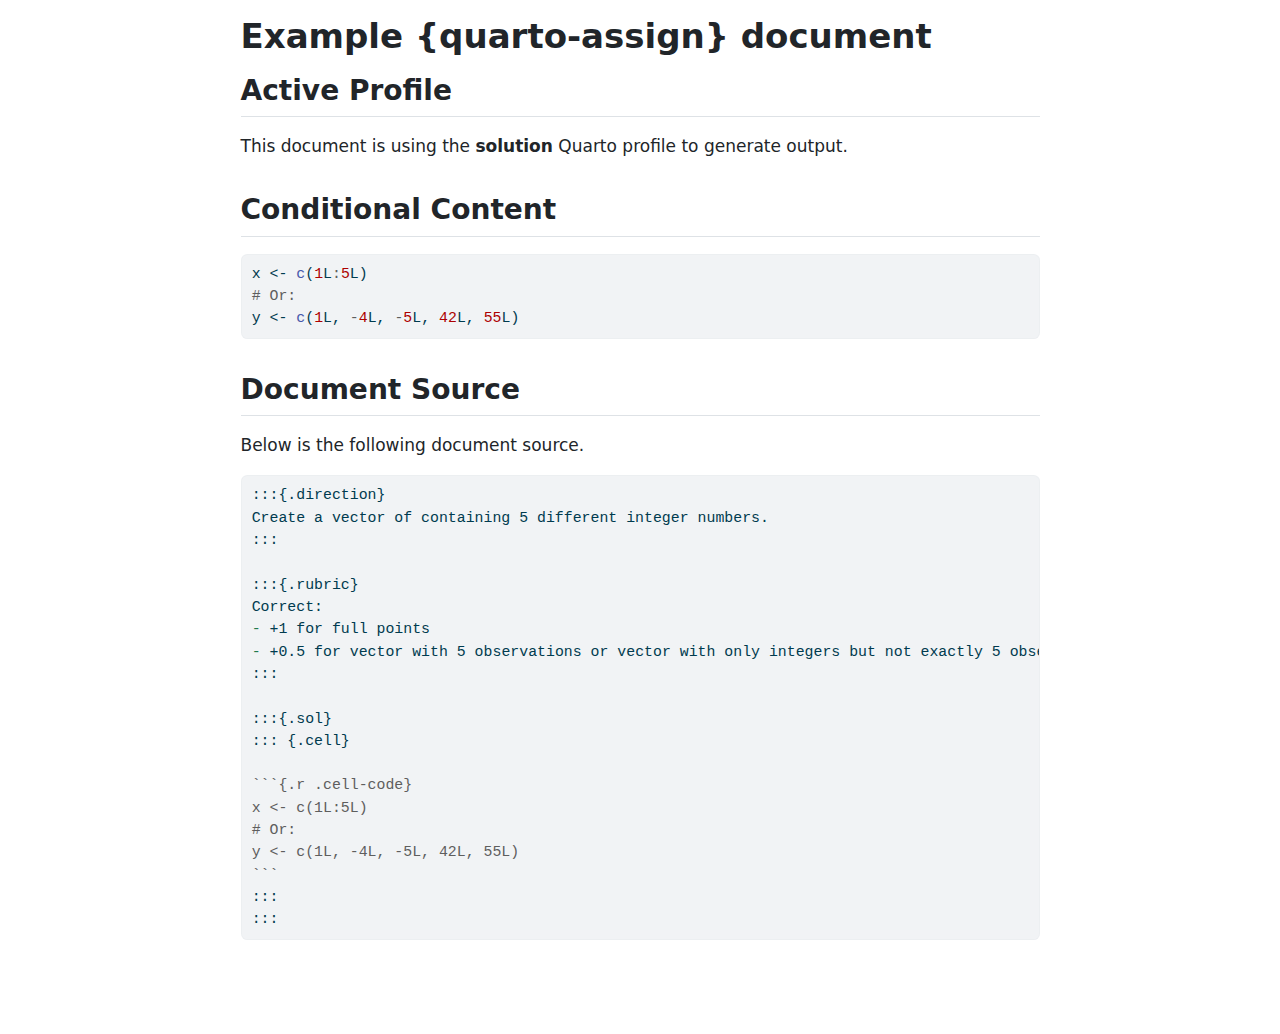
<file: demo/solution/qassign-demo-document.html>
<!DOCTYPE html>
<html xmlns="http://www.w3.org/1999/xhtml" lang="en" xml:lang="en"><head>

<meta charset="utf-8">
<meta name="generator" content="quarto-1.5.39">

<meta name="viewport" content="width=device-width, initial-scale=1.0, user-scalable=yes">


<title>Example {quarto-assign} document</title>
<style>
code{white-space: pre-wrap;}
span.smallcaps{font-variant: small-caps;}
div.columns{display: flex; gap: min(4vw, 1.5em);}
div.column{flex: auto; overflow-x: auto;}
div.hanging-indent{margin-left: 1.5em; text-indent: -1.5em;}
ul.task-list{list-style: none;}
ul.task-list li input[type="checkbox"] {
  width: 0.8em;
  margin: 0 0.8em 0.2em -1em; /* quarto-specific, see https://github.com/quarto-dev/quarto-cli/issues/4556 */ 
  vertical-align: middle;
}
/* CSS for syntax highlighting */
pre > code.sourceCode { white-space: pre; position: relative; }
pre > code.sourceCode > span { line-height: 1.25; }
pre > code.sourceCode > span:empty { height: 1.2em; }
.sourceCode { overflow: visible; }
code.sourceCode > span { color: inherit; text-decoration: inherit; }
div.sourceCode { margin: 1em 0; }
pre.sourceCode { margin: 0; }
@media screen {
div.sourceCode { overflow: auto; }
}
@media print {
pre > code.sourceCode { white-space: pre-wrap; }
pre > code.sourceCode > span { display: inline-block; text-indent: -5em; padding-left: 5em; }
}
pre.numberSource code
  { counter-reset: source-line 0; }
pre.numberSource code > span
  { position: relative; left: -4em; counter-increment: source-line; }
pre.numberSource code > span > a:first-child::before
  { content: counter(source-line);
    position: relative; left: -1em; text-align: right; vertical-align: baseline;
    border: none; display: inline-block;
    -webkit-touch-callout: none; -webkit-user-select: none;
    -khtml-user-select: none; -moz-user-select: none;
    -ms-user-select: none; user-select: none;
    padding: 0 4px; width: 4em;
  }
pre.numberSource { margin-left: 3em;  padding-left: 4px; }
div.sourceCode
  {   }
@media screen {
pre > code.sourceCode > span > a:first-child::before { text-decoration: underline; }
}
</style>


<script src="qassign-demo-document_files/libs/clipboard/clipboard.min.js"></script>
<script src="qassign-demo-document_files/libs/quarto-html/quarto.js"></script>
<script src="qassign-demo-document_files/libs/quarto-html/popper.min.js"></script>
<script src="qassign-demo-document_files/libs/quarto-html/tippy.umd.min.js"></script>
<script src="qassign-demo-document_files/libs/quarto-html/anchor.min.js"></script>
<link href="qassign-demo-document_files/libs/quarto-html/tippy.css" rel="stylesheet">
<link href="qassign-demo-document_files/libs/quarto-html/quarto-syntax-highlighting.css" rel="stylesheet" id="quarto-text-highlighting-styles">
<script src="qassign-demo-document_files/libs/bootstrap/bootstrap.min.js"></script>
<link href="qassign-demo-document_files/libs/bootstrap/bootstrap-icons.css" rel="stylesheet">
<link href="qassign-demo-document_files/libs/bootstrap/bootstrap.min.css" rel="stylesheet" id="quarto-bootstrap" data-mode="light">


</head>

<body class="fullcontent">

<div id="quarto-content" class="page-columns page-rows-contents page-layout-article">

<main class="content" id="quarto-document-content">

<header id="title-block-header" class="quarto-title-block default">
<div class="quarto-title">
<h1 class="title">Example {quarto-assign} document</h1>
</div>



<div class="quarto-title-meta">

    
  
    
  </div>
  


</header>


<section id="active-profile" class="level2">
<h2 class="anchored" data-anchor-id="active-profile">Active Profile</h2>
<p>This document is using the <strong>solution</strong> Quarto profile to generate output.</p>
</section>
<section id="conditional-content" class="level2">
<h2 class="anchored" data-anchor-id="conditional-content">Conditional Content</h2>
<div class="cell">
<div class="sourceCode cell-code" id="cb1"><pre class="sourceCode r code-with-copy"><code class="sourceCode r"><span id="cb1-1"><a href="#cb1-1" aria-hidden="true" tabindex="-1"></a>x <span class="ot">&lt;-</span> <span class="fu">c</span>(<span class="dv">1</span>L<span class="sc">:</span><span class="dv">5</span>L)</span>
<span id="cb1-2"><a href="#cb1-2" aria-hidden="true" tabindex="-1"></a><span class="co"># Or: </span></span>
<span id="cb1-3"><a href="#cb1-3" aria-hidden="true" tabindex="-1"></a>y <span class="ot">&lt;-</span> <span class="fu">c</span>(<span class="dv">1</span>L, <span class="sc">-</span><span class="dv">4</span>L, <span class="sc">-</span><span class="dv">5</span>L, <span class="dv">42</span>L, <span class="dv">55</span>L)</span></code><button title="Copy to Clipboard" class="code-copy-button"><i class="bi"></i></button></pre></div>
</div>
</section>
<section id="document-source" class="level2">
<h2 class="anchored" data-anchor-id="document-source">Document Source</h2>
<p>Below is the following document source.</p>
<div class="sourceCode" id="cb2"><pre class="sourceCode md code-with-copy"><code class="sourceCode markdown"><span id="cb2-1"><a href="#cb2-1" aria-hidden="true" tabindex="-1"></a>:::{.direction}</span>
<span id="cb2-2"><a href="#cb2-2" aria-hidden="true" tabindex="-1"></a>Create a vector of containing 5 different integer numbers.  </span>
<span id="cb2-3"><a href="#cb2-3" aria-hidden="true" tabindex="-1"></a>:::</span>
<span id="cb2-4"><a href="#cb2-4" aria-hidden="true" tabindex="-1"></a></span>
<span id="cb2-5"><a href="#cb2-5" aria-hidden="true" tabindex="-1"></a>:::{.rubric}</span>
<span id="cb2-6"><a href="#cb2-6" aria-hidden="true" tabindex="-1"></a>Correct:</span>
<span id="cb2-7"><a href="#cb2-7" aria-hidden="true" tabindex="-1"></a><span class="ss">- </span>+1 for full points</span>
<span id="cb2-8"><a href="#cb2-8" aria-hidden="true" tabindex="-1"></a><span class="ss">- </span>+0.5 for vector with 5 observations or vector with only integers but not exactly 5 observations.</span>
<span id="cb2-9"><a href="#cb2-9" aria-hidden="true" tabindex="-1"></a>:::</span>
<span id="cb2-10"><a href="#cb2-10" aria-hidden="true" tabindex="-1"></a></span>
<span id="cb2-11"><a href="#cb2-11" aria-hidden="true" tabindex="-1"></a>:::{.sol}</span>
<span id="cb2-12"><a href="#cb2-12" aria-hidden="true" tabindex="-1"></a>::: {.cell}</span>
<span id="cb2-13"><a href="#cb2-13" aria-hidden="true" tabindex="-1"></a></span>
<span id="cb2-14"><a href="#cb2-14" aria-hidden="true" tabindex="-1"></a><span class="in">```{.r .cell-code}</span></span>
<span id="cb2-15"><a href="#cb2-15" aria-hidden="true" tabindex="-1"></a><span class="in">x &lt;- c(1L:5L)</span></span>
<span id="cb2-16"><a href="#cb2-16" aria-hidden="true" tabindex="-1"></a><span class="in"># Or: </span></span>
<span id="cb2-17"><a href="#cb2-17" aria-hidden="true" tabindex="-1"></a><span class="in">y &lt;- c(1L, -4L, -5L, 42L, 55L)</span></span>
<span id="cb2-18"><a href="#cb2-18" aria-hidden="true" tabindex="-1"></a><span class="in">```</span></span>
<span id="cb2-19"><a href="#cb2-19" aria-hidden="true" tabindex="-1"></a>:::</span>
<span id="cb2-20"><a href="#cb2-20" aria-hidden="true" tabindex="-1"></a>:::</span></code><button title="Copy to Clipboard" class="code-copy-button"><i class="bi"></i></button></pre></div>
</section>

</main>
<!-- /main column -->
<script id="quarto-html-after-body" type="application/javascript">
window.document.addEventListener("DOMContentLoaded", function (event) {
  const toggleBodyColorMode = (bsSheetEl) => {
    const mode = bsSheetEl.getAttribute("data-mode");
    const bodyEl = window.document.querySelector("body");
    if (mode === "dark") {
      bodyEl.classList.add("quarto-dark");
      bodyEl.classList.remove("quarto-light");
    } else {
      bodyEl.classList.add("quarto-light");
      bodyEl.classList.remove("quarto-dark");
    }
  }
  const toggleBodyColorPrimary = () => {
    const bsSheetEl = window.document.querySelector("link#quarto-bootstrap");
    if (bsSheetEl) {
      toggleBodyColorMode(bsSheetEl);
    }
  }
  toggleBodyColorPrimary();  
  const icon = "";
  const anchorJS = new window.AnchorJS();
  anchorJS.options = {
    placement: 'right',
    icon: icon
  };
  anchorJS.add('.anchored');
  const isCodeAnnotation = (el) => {
    for (const clz of el.classList) {
      if (clz.startsWith('code-annotation-')) {                     
        return true;
      }
    }
    return false;
  }
  const onCopySuccess = function(e) {
    // button target
    const button = e.trigger;
    // don't keep focus
    button.blur();
    // flash "checked"
    button.classList.add('code-copy-button-checked');
    var currentTitle = button.getAttribute("title");
    button.setAttribute("title", "Copied!");
    let tooltip;
    if (window.bootstrap) {
      button.setAttribute("data-bs-toggle", "tooltip");
      button.setAttribute("data-bs-placement", "left");
      button.setAttribute("data-bs-title", "Copied!");
      tooltip = new bootstrap.Tooltip(button, 
        { trigger: "manual", 
          customClass: "code-copy-button-tooltip",
          offset: [0, -8]});
      tooltip.show();    
    }
    setTimeout(function() {
      if (tooltip) {
        tooltip.hide();
        button.removeAttribute("data-bs-title");
        button.removeAttribute("data-bs-toggle");
        button.removeAttribute("data-bs-placement");
      }
      button.setAttribute("title", currentTitle);
      button.classList.remove('code-copy-button-checked');
    }, 1000);
    // clear code selection
    e.clearSelection();
  }
  const getTextToCopy = function(trigger) {
      const codeEl = trigger.previousElementSibling.cloneNode(true);
      for (const childEl of codeEl.children) {
        if (isCodeAnnotation(childEl)) {
          childEl.remove();
        }
      }
      return codeEl.innerText;
  }
  const clipboard = new window.ClipboardJS('.code-copy-button:not([data-in-quarto-modal])', {
    text: getTextToCopy
  });
  clipboard.on('success', onCopySuccess);
  if (window.document.getElementById('quarto-embedded-source-code-modal')) {
    // For code content inside modals, clipBoardJS needs to be initialized with a container option
    // TODO: Check when it could be a function (https://github.com/zenorocha/clipboard.js/issues/860)
    const clipboardModal = new window.ClipboardJS('.code-copy-button[data-in-quarto-modal]', {
      text: getTextToCopy,
      container: window.document.getElementById('quarto-embedded-source-code-modal')
    });
    clipboardModal.on('success', onCopySuccess);
  }
    var localhostRegex = new RegExp(/^(?:http|https):\/\/localhost\:?[0-9]*\//);
    var mailtoRegex = new RegExp(/^mailto:/);
      var filterRegex = new RegExp('/' + window.location.host + '/');
    var isInternal = (href) => {
        return filterRegex.test(href) || localhostRegex.test(href) || mailtoRegex.test(href);
    }
    // Inspect non-navigation links and adorn them if external
 	var links = window.document.querySelectorAll('a[href]:not(.nav-link):not(.navbar-brand):not(.toc-action):not(.sidebar-link):not(.sidebar-item-toggle):not(.pagination-link):not(.no-external):not([aria-hidden]):not(.dropdown-item):not(.quarto-navigation-tool):not(.about-link)');
    for (var i=0; i<links.length; i++) {
      const link = links[i];
      if (!isInternal(link.href)) {
        // undo the damage that might have been done by quarto-nav.js in the case of
        // links that we want to consider external
        if (link.dataset.originalHref !== undefined) {
          link.href = link.dataset.originalHref;
        }
      }
    }
  function tippyHover(el, contentFn, onTriggerFn, onUntriggerFn) {
    const config = {
      allowHTML: true,
      maxWidth: 500,
      delay: 100,
      arrow: false,
      appendTo: function(el) {
          return el.parentElement;
      },
      interactive: true,
      interactiveBorder: 10,
      theme: 'quarto',
      placement: 'bottom-start',
    };
    if (contentFn) {
      config.content = contentFn;
    }
    if (onTriggerFn) {
      config.onTrigger = onTriggerFn;
    }
    if (onUntriggerFn) {
      config.onUntrigger = onUntriggerFn;
    }
    window.tippy(el, config); 
  }
  const noterefs = window.document.querySelectorAll('a[role="doc-noteref"]');
  for (var i=0; i<noterefs.length; i++) {
    const ref = noterefs[i];
    tippyHover(ref, function() {
      // use id or data attribute instead here
      let href = ref.getAttribute('data-footnote-href') || ref.getAttribute('href');
      try { href = new URL(href).hash; } catch {}
      const id = href.replace(/^#\/?/, "");
      const note = window.document.getElementById(id);
      if (note) {
        return note.innerHTML;
      } else {
        return "";
      }
    });
  }
  const xrefs = window.document.querySelectorAll('a.quarto-xref');
  const processXRef = (id, note) => {
    // Strip column container classes
    const stripColumnClz = (el) => {
      el.classList.remove("page-full", "page-columns");
      if (el.children) {
        for (const child of el.children) {
          stripColumnClz(child);
        }
      }
    }
    stripColumnClz(note)
    if (id === null || id.startsWith('sec-')) {
      // Special case sections, only their first couple elements
      const container = document.createElement("div");
      if (note.children && note.children.length > 2) {
        container.appendChild(note.children[0].cloneNode(true));
        for (let i = 1; i < note.children.length; i++) {
          const child = note.children[i];
          if (child.tagName === "P" && child.innerText === "") {
            continue;
          } else {
            container.appendChild(child.cloneNode(true));
            break;
          }
        }
        if (window.Quarto?.typesetMath) {
          window.Quarto.typesetMath(container);
        }
        return container.innerHTML
      } else {
        if (window.Quarto?.typesetMath) {
          window.Quarto.typesetMath(note);
        }
        return note.innerHTML;
      }
    } else {
      // Remove any anchor links if they are present
      const anchorLink = note.querySelector('a.anchorjs-link');
      if (anchorLink) {
        anchorLink.remove();
      }
      if (window.Quarto?.typesetMath) {
        window.Quarto.typesetMath(note);
      }
      // TODO in 1.5, we should make sure this works without a callout special case
      if (note.classList.contains("callout")) {
        return note.outerHTML;
      } else {
        return note.innerHTML;
      }
    }
  }
  for (var i=0; i<xrefs.length; i++) {
    const xref = xrefs[i];
    tippyHover(xref, undefined, function(instance) {
      instance.disable();
      let url = xref.getAttribute('href');
      let hash = undefined; 
      if (url.startsWith('#')) {
        hash = url;
      } else {
        try { hash = new URL(url).hash; } catch {}
      }
      if (hash) {
        const id = hash.replace(/^#\/?/, "");
        const note = window.document.getElementById(id);
        if (note !== null) {
          try {
            const html = processXRef(id, note.cloneNode(true));
            instance.setContent(html);
          } finally {
            instance.enable();
            instance.show();
          }
        } else {
          // See if we can fetch this
          fetch(url.split('#')[0])
          .then(res => res.text())
          .then(html => {
            const parser = new DOMParser();
            const htmlDoc = parser.parseFromString(html, "text/html");
            const note = htmlDoc.getElementById(id);
            if (note !== null) {
              const html = processXRef(id, note);
              instance.setContent(html);
            } 
          }).finally(() => {
            instance.enable();
            instance.show();
          });
        }
      } else {
        // See if we can fetch a full url (with no hash to target)
        // This is a special case and we should probably do some content thinning / targeting
        fetch(url)
        .then(res => res.text())
        .then(html => {
          const parser = new DOMParser();
          const htmlDoc = parser.parseFromString(html, "text/html");
          const note = htmlDoc.querySelector('main.content');
          if (note !== null) {
            // This should only happen for chapter cross references
            // (since there is no id in the URL)
            // remove the first header
            if (note.children.length > 0 && note.children[0].tagName === "HEADER") {
              note.children[0].remove();
            }
            const html = processXRef(null, note);
            instance.setContent(html);
          } 
        }).finally(() => {
          instance.enable();
          instance.show();
        });
      }
    }, function(instance) {
    });
  }
      let selectedAnnoteEl;
      const selectorForAnnotation = ( cell, annotation) => {
        let cellAttr = 'data-code-cell="' + cell + '"';
        let lineAttr = 'data-code-annotation="' +  annotation + '"';
        const selector = 'span[' + cellAttr + '][' + lineAttr + ']';
        return selector;
      }
      const selectCodeLines = (annoteEl) => {
        const doc = window.document;
        const targetCell = annoteEl.getAttribute("data-target-cell");
        const targetAnnotation = annoteEl.getAttribute("data-target-annotation");
        const annoteSpan = window.document.querySelector(selectorForAnnotation(targetCell, targetAnnotation));
        const lines = annoteSpan.getAttribute("data-code-lines").split(",");
        const lineIds = lines.map((line) => {
          return targetCell + "-" + line;
        })
        let top = null;
        let height = null;
        let parent = null;
        if (lineIds.length > 0) {
            //compute the position of the single el (top and bottom and make a div)
            const el = window.document.getElementById(lineIds[0]);
            top = el.offsetTop;
            height = el.offsetHeight;
            parent = el.parentElement.parentElement;
          if (lineIds.length > 1) {
            const lastEl = window.document.getElementById(lineIds[lineIds.length - 1]);
            const bottom = lastEl.offsetTop + lastEl.offsetHeight;
            height = bottom - top;
          }
          if (top !== null && height !== null && parent !== null) {
            // cook up a div (if necessary) and position it 
            let div = window.document.getElementById("code-annotation-line-highlight");
            if (div === null) {
              div = window.document.createElement("div");
              div.setAttribute("id", "code-annotation-line-highlight");
              div.style.position = 'absolute';
              parent.appendChild(div);
            }
            div.style.top = top - 2 + "px";
            div.style.height = height + 4 + "px";
            div.style.left = 0;
            let gutterDiv = window.document.getElementById("code-annotation-line-highlight-gutter");
            if (gutterDiv === null) {
              gutterDiv = window.document.createElement("div");
              gutterDiv.setAttribute("id", "code-annotation-line-highlight-gutter");
              gutterDiv.style.position = 'absolute';
              const codeCell = window.document.getElementById(targetCell);
              const gutter = codeCell.querySelector('.code-annotation-gutter');
              gutter.appendChild(gutterDiv);
            }
            gutterDiv.style.top = top - 2 + "px";
            gutterDiv.style.height = height + 4 + "px";
          }
          selectedAnnoteEl = annoteEl;
        }
      };
      const unselectCodeLines = () => {
        const elementsIds = ["code-annotation-line-highlight", "code-annotation-line-highlight-gutter"];
        elementsIds.forEach((elId) => {
          const div = window.document.getElementById(elId);
          if (div) {
            div.remove();
          }
        });
        selectedAnnoteEl = undefined;
      };
        // Handle positioning of the toggle
    window.addEventListener(
      "resize",
      throttle(() => {
        elRect = undefined;
        if (selectedAnnoteEl) {
          selectCodeLines(selectedAnnoteEl);
        }
      }, 10)
    );
    function throttle(fn, ms) {
    let throttle = false;
    let timer;
      return (...args) => {
        if(!throttle) { // first call gets through
            fn.apply(this, args);
            throttle = true;
        } else { // all the others get throttled
            if(timer) clearTimeout(timer); // cancel #2
            timer = setTimeout(() => {
              fn.apply(this, args);
              timer = throttle = false;
            }, ms);
        }
      };
    }
      // Attach click handler to the DT
      const annoteDls = window.document.querySelectorAll('dt[data-target-cell]');
      for (const annoteDlNode of annoteDls) {
        annoteDlNode.addEventListener('click', (event) => {
          const clickedEl = event.target;
          if (clickedEl !== selectedAnnoteEl) {
            unselectCodeLines();
            const activeEl = window.document.querySelector('dt[data-target-cell].code-annotation-active');
            if (activeEl) {
              activeEl.classList.remove('code-annotation-active');
            }
            selectCodeLines(clickedEl);
            clickedEl.classList.add('code-annotation-active');
          } else {
            // Unselect the line
            unselectCodeLines();
            clickedEl.classList.remove('code-annotation-active');
          }
        });
      }
  const findCites = (el) => {
    const parentEl = el.parentElement;
    if (parentEl) {
      const cites = parentEl.dataset.cites;
      if (cites) {
        return {
          el,
          cites: cites.split(' ')
        };
      } else {
        return findCites(el.parentElement)
      }
    } else {
      return undefined;
    }
  };
  var bibliorefs = window.document.querySelectorAll('a[role="doc-biblioref"]');
  for (var i=0; i<bibliorefs.length; i++) {
    const ref = bibliorefs[i];
    const citeInfo = findCites(ref);
    if (citeInfo) {
      tippyHover(citeInfo.el, function() {
        var popup = window.document.createElement('div');
        citeInfo.cites.forEach(function(cite) {
          var citeDiv = window.document.createElement('div');
          citeDiv.classList.add('hanging-indent');
          citeDiv.classList.add('csl-entry');
          var biblioDiv = window.document.getElementById('ref-' + cite);
          if (biblioDiv) {
            citeDiv.innerHTML = biblioDiv.innerHTML;
          }
          popup.appendChild(citeDiv);
        });
        return popup.innerHTML;
      });
    }
  }
});
</script>
</div> <!-- /content -->




</body></html>
</file>
<file: site_libs/quarto-html/tippy.css>
.tippy-box[data-animation=fade][data-state=hidden]{opacity:0}[data-tippy-root]{max-width:calc(100vw - 10px)}.tippy-box{position:relative;background-color:#333;color:#fff;border-radius:4px;font-size:14px;line-height:1.4;white-space:normal;outline:0;transition-property:transform,visibility,opacity}.tippy-box[data-placement^=top]>.tippy-arrow{bottom:0}.tippy-box[data-placement^=top]>.tippy-arrow:before{bottom:-7px;left:0;border-width:8px 8px 0;border-top-color:initial;transform-origin:center top}.tippy-box[data-placement^=bottom]>.tippy-arrow{top:0}.tippy-box[data-placement^=bottom]>.tippy-arrow:before{top:-7px;left:0;border-width:0 8px 8px;border-bottom-color:initial;transform-origin:center bottom}.tippy-box[data-placement^=left]>.tippy-arrow{right:0}.tippy-box[data-placement^=left]>.tippy-arrow:before{border-width:8px 0 8px 8px;border-left-color:initial;right:-7px;transform-origin:center left}.tippy-box[data-placement^=right]>.tippy-arrow{left:0}.tippy-box[data-placement^=right]>.tippy-arrow:before{left:-7px;border-width:8px 8px 8px 0;border-right-color:initial;transform-origin:center right}.tippy-box[data-inertia][data-state=visible]{transition-timing-function:cubic-bezier(.54,1.5,.38,1.11)}.tippy-arrow{width:16px;height:16px;color:#333}.tippy-arrow:before{content:"";position:absolute;border-color:transparent;border-style:solid}.tippy-content{position:relative;padding:5px 9px;z-index:1}
</file>
<file: site_libs/quarto-html/quarto-syntax-highlighting-79bb3942e891885f9f7af119cd221462.css>
/* quarto syntax highlight colors */
:root {
  --quarto-hl-ot-color: #003B4F;
  --quarto-hl-at-color: #657422;
  --quarto-hl-ss-color: #20794D;
  --quarto-hl-an-color: #5E5E5E;
  --quarto-hl-fu-color: #4758AB;
  --quarto-hl-st-color: #20794D;
  --quarto-hl-cf-color: #003B4F;
  --quarto-hl-op-color: #5E5E5E;
  --quarto-hl-er-color: #AD0000;
  --quarto-hl-bn-color: #AD0000;
  --quarto-hl-al-color: #AD0000;
  --quarto-hl-va-color: #111111;
  --quarto-hl-bu-color: inherit;
  --quarto-hl-ex-color: inherit;
  --quarto-hl-pp-color: #AD0000;
  --quarto-hl-in-color: #5E5E5E;
  --quarto-hl-vs-color: #20794D;
  --quarto-hl-wa-color: #5E5E5E;
  --quarto-hl-do-color: #5E5E5E;
  --quarto-hl-im-color: #00769E;
  --quarto-hl-ch-color: #20794D;
  --quarto-hl-dt-color: #AD0000;
  --quarto-hl-fl-color: #AD0000;
  --quarto-hl-co-color: #5E5E5E;
  --quarto-hl-cv-color: #5E5E5E;
  --quarto-hl-cn-color: #8f5902;
  --quarto-hl-sc-color: #5E5E5E;
  --quarto-hl-dv-color: #AD0000;
  --quarto-hl-kw-color: #003B4F;
}

/* other quarto variables */
:root {
  --quarto-font-monospace: SFMono-Regular, Menlo, Monaco, Consolas, "Liberation Mono", "Courier New", monospace;
}

pre > code.sourceCode > span {
  color: #003B4F;
}

code span {
  color: #003B4F;
}

code.sourceCode > span {
  color: #003B4F;
}

div.sourceCode,
div.sourceCode pre.sourceCode {
  color: #003B4F;
}

code span.ot {
  color: #003B4F;
  font-style: inherit;
}

code span.at {
  color: #657422;
  font-style: inherit;
}

code span.ss {
  color: #20794D;
  font-style: inherit;
}

code span.an {
  color: #5E5E5E;
  font-style: inherit;
}

code span.fu {
  color: #4758AB;
  font-style: inherit;
}

code span.st {
  color: #20794D;
  font-style: inherit;
}

code span.cf {
  color: #003B4F;
  font-weight: bold;
  font-style: inherit;
}

code span.op {
  color: #5E5E5E;
  font-style: inherit;
}

code span.er {
  color: #AD0000;
  font-style: inherit;
}

code span.bn {
  color: #AD0000;
  font-style: inherit;
}

code span.al {
  color: #AD0000;
  font-style: inherit;
}

code span.va {
  color: #111111;
  font-style: inherit;
}

code span.bu {
  font-style: inherit;
}

code span.ex {
  font-style: inherit;
}

code span.pp {
  color: #AD0000;
  font-style: inherit;
}

code span.in {
  color: #5E5E5E;
  font-style: inherit;
}

code span.vs {
  color: #20794D;
  font-style: inherit;
}

code span.wa {
  color: #5E5E5E;
  font-style: italic;
}

code span.do {
  color: #5E5E5E;
  font-style: italic;
}

code span.im {
  color: #00769E;
  font-style: inherit;
}

code span.ch {
  color: #20794D;
  font-style: inherit;
}

code span.dt {
  color: #AD0000;
  font-style: inherit;
}

code span.fl {
  color: #AD0000;
  font-style: inherit;
}

code span.co {
  color: #5E5E5E;
  font-style: inherit;
}

code span.cv {
  color: #5E5E5E;
  font-style: italic;
}

code span.cn {
  color: #8f5902;
  font-style: inherit;
}

code span.sc {
  color: #5E5E5E;
  font-style: inherit;
}

code span.dv {
  color: #AD0000;
  font-style: inherit;
}

code span.kw {
  color: #003B4F;
  font-weight: bold;
  font-style: inherit;
}

.prevent-inlining {
  content: "</";
}

/*# sourceMappingURL=176343f978445ff345facc1991557eab.css.map */
</file>
<file: demo/assign/index_files/libs/quarto-html/tippy.css>
.tippy-box[data-animation=fade][data-state=hidden]{opacity:0}[data-tippy-root]{max-width:calc(100vw - 10px)}.tippy-box{position:relative;background-color:#333;color:#fff;border-radius:4px;font-size:14px;line-height:1.4;white-space:normal;outline:0;transition-property:transform,visibility,opacity}.tippy-box[data-placement^=top]>.tippy-arrow{bottom:0}.tippy-box[data-placement^=top]>.tippy-arrow:before{bottom:-7px;left:0;border-width:8px 8px 0;border-top-color:initial;transform-origin:center top}.tippy-box[data-placement^=bottom]>.tippy-arrow{top:0}.tippy-box[data-placement^=bottom]>.tippy-arrow:before{top:-7px;left:0;border-width:0 8px 8px;border-bottom-color:initial;transform-origin:center bottom}.tippy-box[data-placement^=left]>.tippy-arrow{right:0}.tippy-box[data-placement^=left]>.tippy-arrow:before{border-width:8px 0 8px 8px;border-left-color:initial;right:-7px;transform-origin:center left}.tippy-box[data-placement^=right]>.tippy-arrow{left:0}.tippy-box[data-placement^=right]>.tippy-arrow:before{left:-7px;border-width:8px 8px 8px 0;border-right-color:initial;transform-origin:center right}.tippy-box[data-inertia][data-state=visible]{transition-timing-function:cubic-bezier(.54,1.5,.38,1.11)}.tippy-arrow{width:16px;height:16px;color:#333}.tippy-arrow:before{content:"";position:absolute;border-color:transparent;border-style:solid}.tippy-content{position:relative;padding:5px 9px;z-index:1}
</file>
<file: demo/assign/index_files/libs/quarto-html/quarto-syntax-highlighting-79bb3942e891885f9f7af119cd221462.css>
/* quarto syntax highlight colors */
:root {
  --quarto-hl-ot-color: #003B4F;
  --quarto-hl-at-color: #657422;
  --quarto-hl-ss-color: #20794D;
  --quarto-hl-an-color: #5E5E5E;
  --quarto-hl-fu-color: #4758AB;
  --quarto-hl-st-color: #20794D;
  --quarto-hl-cf-color: #003B4F;
  --quarto-hl-op-color: #5E5E5E;
  --quarto-hl-er-color: #AD0000;
  --quarto-hl-bn-color: #AD0000;
  --quarto-hl-al-color: #AD0000;
  --quarto-hl-va-color: #111111;
  --quarto-hl-bu-color: inherit;
  --quarto-hl-ex-color: inherit;
  --quarto-hl-pp-color: #AD0000;
  --quarto-hl-in-color: #5E5E5E;
  --quarto-hl-vs-color: #20794D;
  --quarto-hl-wa-color: #5E5E5E;
  --quarto-hl-do-color: #5E5E5E;
  --quarto-hl-im-color: #00769E;
  --quarto-hl-ch-color: #20794D;
  --quarto-hl-dt-color: #AD0000;
  --quarto-hl-fl-color: #AD0000;
  --quarto-hl-co-color: #5E5E5E;
  --quarto-hl-cv-color: #5E5E5E;
  --quarto-hl-cn-color: #8f5902;
  --quarto-hl-sc-color: #5E5E5E;
  --quarto-hl-dv-color: #AD0000;
  --quarto-hl-kw-color: #003B4F;
}

/* other quarto variables */
:root {
  --quarto-font-monospace: SFMono-Regular, Menlo, Monaco, Consolas, "Liberation Mono", "Courier New", monospace;
}

pre > code.sourceCode > span {
  color: #003B4F;
}

code span {
  color: #003B4F;
}

code.sourceCode > span {
  color: #003B4F;
}

div.sourceCode,
div.sourceCode pre.sourceCode {
  color: #003B4F;
}

code span.ot {
  color: #003B4F;
  font-style: inherit;
}

code span.at {
  color: #657422;
  font-style: inherit;
}

code span.ss {
  color: #20794D;
  font-style: inherit;
}

code span.an {
  color: #5E5E5E;
  font-style: inherit;
}

code span.fu {
  color: #4758AB;
  font-style: inherit;
}

code span.st {
  color: #20794D;
  font-style: inherit;
}

code span.cf {
  color: #003B4F;
  font-weight: bold;
  font-style: inherit;
}

code span.op {
  color: #5E5E5E;
  font-style: inherit;
}

code span.er {
  color: #AD0000;
  font-style: inherit;
}

code span.bn {
  color: #AD0000;
  font-style: inherit;
}

code span.al {
  color: #AD0000;
  font-style: inherit;
}

code span.va {
  color: #111111;
  font-style: inherit;
}

code span.bu {
  font-style: inherit;
}

code span.ex {
  font-style: inherit;
}

code span.pp {
  color: #AD0000;
  font-style: inherit;
}

code span.in {
  color: #5E5E5E;
  font-style: inherit;
}

code span.vs {
  color: #20794D;
  font-style: inherit;
}

code span.wa {
  color: #5E5E5E;
  font-style: italic;
}

code span.do {
  color: #5E5E5E;
  font-style: italic;
}

code span.im {
  color: #00769E;
  font-style: inherit;
}

code span.ch {
  color: #20794D;
  font-style: inherit;
}

code span.dt {
  color: #AD0000;
  font-style: inherit;
}

code span.fl {
  color: #AD0000;
  font-style: inherit;
}

code span.co {
  color: #5E5E5E;
  font-style: inherit;
}

code span.cv {
  color: #5E5E5E;
  font-style: italic;
}

code span.cn {
  color: #8f5902;
  font-style: inherit;
}

code span.sc {
  color: #5E5E5E;
  font-style: inherit;
}

code span.dv {
  color: #AD0000;
  font-style: inherit;
}

code span.kw {
  color: #003B4F;
  font-weight: bold;
  font-style: inherit;
}

.prevent-inlining {
  content: "</";
}

/*# sourceMappingURL=176343f978445ff345facc1991557eab.css.map */
</file>
<file: demo/rubric/index_files/libs/quarto-html/tippy.css>
.tippy-box[data-animation=fade][data-state=hidden]{opacity:0}[data-tippy-root]{max-width:calc(100vw - 10px)}.tippy-box{position:relative;background-color:#333;color:#fff;border-radius:4px;font-size:14px;line-height:1.4;white-space:normal;outline:0;transition-property:transform,visibility,opacity}.tippy-box[data-placement^=top]>.tippy-arrow{bottom:0}.tippy-box[data-placement^=top]>.tippy-arrow:before{bottom:-7px;left:0;border-width:8px 8px 0;border-top-color:initial;transform-origin:center top}.tippy-box[data-placement^=bottom]>.tippy-arrow{top:0}.tippy-box[data-placement^=bottom]>.tippy-arrow:before{top:-7px;left:0;border-width:0 8px 8px;border-bottom-color:initial;transform-origin:center bottom}.tippy-box[data-placement^=left]>.tippy-arrow{right:0}.tippy-box[data-placement^=left]>.tippy-arrow:before{border-width:8px 0 8px 8px;border-left-color:initial;right:-7px;transform-origin:center left}.tippy-box[data-placement^=right]>.tippy-arrow{left:0}.tippy-box[data-placement^=right]>.tippy-arrow:before{left:-7px;border-width:8px 8px 8px 0;border-right-color:initial;transform-origin:center right}.tippy-box[data-inertia][data-state=visible]{transition-timing-function:cubic-bezier(.54,1.5,.38,1.11)}.tippy-arrow{width:16px;height:16px;color:#333}.tippy-arrow:before{content:"";position:absolute;border-color:transparent;border-style:solid}.tippy-content{position:relative;padding:5px 9px;z-index:1}
</file>
<file: demo/rubric/index_files/libs/quarto-html/quarto-syntax-highlighting-79bb3942e891885f9f7af119cd221462.css>
/* quarto syntax highlight colors */
:root {
  --quarto-hl-ot-color: #003B4F;
  --quarto-hl-at-color: #657422;
  --quarto-hl-ss-color: #20794D;
  --quarto-hl-an-color: #5E5E5E;
  --quarto-hl-fu-color: #4758AB;
  --quarto-hl-st-color: #20794D;
  --quarto-hl-cf-color: #003B4F;
  --quarto-hl-op-color: #5E5E5E;
  --quarto-hl-er-color: #AD0000;
  --quarto-hl-bn-color: #AD0000;
  --quarto-hl-al-color: #AD0000;
  --quarto-hl-va-color: #111111;
  --quarto-hl-bu-color: inherit;
  --quarto-hl-ex-color: inherit;
  --quarto-hl-pp-color: #AD0000;
  --quarto-hl-in-color: #5E5E5E;
  --quarto-hl-vs-color: #20794D;
  --quarto-hl-wa-color: #5E5E5E;
  --quarto-hl-do-color: #5E5E5E;
  --quarto-hl-im-color: #00769E;
  --quarto-hl-ch-color: #20794D;
  --quarto-hl-dt-color: #AD0000;
  --quarto-hl-fl-color: #AD0000;
  --quarto-hl-co-color: #5E5E5E;
  --quarto-hl-cv-color: #5E5E5E;
  --quarto-hl-cn-color: #8f5902;
  --quarto-hl-sc-color: #5E5E5E;
  --quarto-hl-dv-color: #AD0000;
  --quarto-hl-kw-color: #003B4F;
}

/* other quarto variables */
:root {
  --quarto-font-monospace: SFMono-Regular, Menlo, Monaco, Consolas, "Liberation Mono", "Courier New", monospace;
}

pre > code.sourceCode > span {
  color: #003B4F;
}

code span {
  color: #003B4F;
}

code.sourceCode > span {
  color: #003B4F;
}

div.sourceCode,
div.sourceCode pre.sourceCode {
  color: #003B4F;
}

code span.ot {
  color: #003B4F;
  font-style: inherit;
}

code span.at {
  color: #657422;
  font-style: inherit;
}

code span.ss {
  color: #20794D;
  font-style: inherit;
}

code span.an {
  color: #5E5E5E;
  font-style: inherit;
}

code span.fu {
  color: #4758AB;
  font-style: inherit;
}

code span.st {
  color: #20794D;
  font-style: inherit;
}

code span.cf {
  color: #003B4F;
  font-weight: bold;
  font-style: inherit;
}

code span.op {
  color: #5E5E5E;
  font-style: inherit;
}

code span.er {
  color: #AD0000;
  font-style: inherit;
}

code span.bn {
  color: #AD0000;
  font-style: inherit;
}

code span.al {
  color: #AD0000;
  font-style: inherit;
}

code span.va {
  color: #111111;
  font-style: inherit;
}

code span.bu {
  font-style: inherit;
}

code span.ex {
  font-style: inherit;
}

code span.pp {
  color: #AD0000;
  font-style: inherit;
}

code span.in {
  color: #5E5E5E;
  font-style: inherit;
}

code span.vs {
  color: #20794D;
  font-style: inherit;
}

code span.wa {
  color: #5E5E5E;
  font-style: italic;
}

code span.do {
  color: #5E5E5E;
  font-style: italic;
}

code span.im {
  color: #00769E;
  font-style: inherit;
}

code span.ch {
  color: #20794D;
  font-style: inherit;
}

code span.dt {
  color: #AD0000;
  font-style: inherit;
}

code span.fl {
  color: #AD0000;
  font-style: inherit;
}

code span.co {
  color: #5E5E5E;
  font-style: inherit;
}

code span.cv {
  color: #5E5E5E;
  font-style: italic;
}

code span.cn {
  color: #8f5902;
  font-style: inherit;
}

code span.sc {
  color: #5E5E5E;
  font-style: inherit;
}

code span.dv {
  color: #AD0000;
  font-style: inherit;
}

code span.kw {
  color: #003B4F;
  font-weight: bold;
  font-style: inherit;
}

.prevent-inlining {
  content: "</";
}

/*# sourceMappingURL=176343f978445ff345facc1991557eab.css.map */
</file>
<file: demo/solution/index_files/libs/quarto-html/tippy.css>
.tippy-box[data-animation=fade][data-state=hidden]{opacity:0}[data-tippy-root]{max-width:calc(100vw - 10px)}.tippy-box{position:relative;background-color:#333;color:#fff;border-radius:4px;font-size:14px;line-height:1.4;white-space:normal;outline:0;transition-property:transform,visibility,opacity}.tippy-box[data-placement^=top]>.tippy-arrow{bottom:0}.tippy-box[data-placement^=top]>.tippy-arrow:before{bottom:-7px;left:0;border-width:8px 8px 0;border-top-color:initial;transform-origin:center top}.tippy-box[data-placement^=bottom]>.tippy-arrow{top:0}.tippy-box[data-placement^=bottom]>.tippy-arrow:before{top:-7px;left:0;border-width:0 8px 8px;border-bottom-color:initial;transform-origin:center bottom}.tippy-box[data-placement^=left]>.tippy-arrow{right:0}.tippy-box[data-placement^=left]>.tippy-arrow:before{border-width:8px 0 8px 8px;border-left-color:initial;right:-7px;transform-origin:center left}.tippy-box[data-placement^=right]>.tippy-arrow{left:0}.tippy-box[data-placement^=right]>.tippy-arrow:before{left:-7px;border-width:8px 8px 8px 0;border-right-color:initial;transform-origin:center right}.tippy-box[data-inertia][data-state=visible]{transition-timing-function:cubic-bezier(.54,1.5,.38,1.11)}.tippy-arrow{width:16px;height:16px;color:#333}.tippy-arrow:before{content:"";position:absolute;border-color:transparent;border-style:solid}.tippy-content{position:relative;padding:5px 9px;z-index:1}
</file>
<file: demo/solution/index_files/libs/quarto-html/quarto-syntax-highlighting-79bb3942e891885f9f7af119cd221462.css>
/* quarto syntax highlight colors */
:root {
  --quarto-hl-ot-color: #003B4F;
  --quarto-hl-at-color: #657422;
  --quarto-hl-ss-color: #20794D;
  --quarto-hl-an-color: #5E5E5E;
  --quarto-hl-fu-color: #4758AB;
  --quarto-hl-st-color: #20794D;
  --quarto-hl-cf-color: #003B4F;
  --quarto-hl-op-color: #5E5E5E;
  --quarto-hl-er-color: #AD0000;
  --quarto-hl-bn-color: #AD0000;
  --quarto-hl-al-color: #AD0000;
  --quarto-hl-va-color: #111111;
  --quarto-hl-bu-color: inherit;
  --quarto-hl-ex-color: inherit;
  --quarto-hl-pp-color: #AD0000;
  --quarto-hl-in-color: #5E5E5E;
  --quarto-hl-vs-color: #20794D;
  --quarto-hl-wa-color: #5E5E5E;
  --quarto-hl-do-color: #5E5E5E;
  --quarto-hl-im-color: #00769E;
  --quarto-hl-ch-color: #20794D;
  --quarto-hl-dt-color: #AD0000;
  --quarto-hl-fl-color: #AD0000;
  --quarto-hl-co-color: #5E5E5E;
  --quarto-hl-cv-color: #5E5E5E;
  --quarto-hl-cn-color: #8f5902;
  --quarto-hl-sc-color: #5E5E5E;
  --quarto-hl-dv-color: #AD0000;
  --quarto-hl-kw-color: #003B4F;
}

/* other quarto variables */
:root {
  --quarto-font-monospace: SFMono-Regular, Menlo, Monaco, Consolas, "Liberation Mono", "Courier New", monospace;
}

pre > code.sourceCode > span {
  color: #003B4F;
}

code span {
  color: #003B4F;
}

code.sourceCode > span {
  color: #003B4F;
}

div.sourceCode,
div.sourceCode pre.sourceCode {
  color: #003B4F;
}

code span.ot {
  color: #003B4F;
  font-style: inherit;
}

code span.at {
  color: #657422;
  font-style: inherit;
}

code span.ss {
  color: #20794D;
  font-style: inherit;
}

code span.an {
  color: #5E5E5E;
  font-style: inherit;
}

code span.fu {
  color: #4758AB;
  font-style: inherit;
}

code span.st {
  color: #20794D;
  font-style: inherit;
}

code span.cf {
  color: #003B4F;
  font-weight: bold;
  font-style: inherit;
}

code span.op {
  color: #5E5E5E;
  font-style: inherit;
}

code span.er {
  color: #AD0000;
  font-style: inherit;
}

code span.bn {
  color: #AD0000;
  font-style: inherit;
}

code span.al {
  color: #AD0000;
  font-style: inherit;
}

code span.va {
  color: #111111;
  font-style: inherit;
}

code span.bu {
  font-style: inherit;
}

code span.ex {
  font-style: inherit;
}

code span.pp {
  color: #AD0000;
  font-style: inherit;
}

code span.in {
  color: #5E5E5E;
  font-style: inherit;
}

code span.vs {
  color: #20794D;
  font-style: inherit;
}

code span.wa {
  color: #5E5E5E;
  font-style: italic;
}

code span.do {
  color: #5E5E5E;
  font-style: italic;
}

code span.im {
  color: #00769E;
  font-style: inherit;
}

code span.ch {
  color: #20794D;
  font-style: inherit;
}

code span.dt {
  color: #AD0000;
  font-style: inherit;
}

code span.fl {
  color: #AD0000;
  font-style: inherit;
}

code span.co {
  color: #5E5E5E;
  font-style: inherit;
}

code span.cv {
  color: #5E5E5E;
  font-style: italic;
}

code span.cn {
  color: #8f5902;
  font-style: inherit;
}

code span.sc {
  color: #5E5E5E;
  font-style: inherit;
}

code span.dv {
  color: #AD0000;
  font-style: inherit;
}

code span.kw {
  color: #003B4F;
  font-weight: bold;
  font-style: inherit;
}

.prevent-inlining {
  content: "</";
}

/*# sourceMappingURL=176343f978445ff345facc1991557eab.css.map */
</file>
<file: demo/assign/qassign-demo-document_files/libs/quarto-html/tippy.css>
.tippy-box[data-animation=fade][data-state=hidden]{opacity:0}[data-tippy-root]{max-width:calc(100vw - 10px)}.tippy-box{position:relative;background-color:#333;color:#fff;border-radius:4px;font-size:14px;line-height:1.4;white-space:normal;outline:0;transition-property:transform,visibility,opacity}.tippy-box[data-placement^=top]>.tippy-arrow{bottom:0}.tippy-box[data-placement^=top]>.tippy-arrow:before{bottom:-7px;left:0;border-width:8px 8px 0;border-top-color:initial;transform-origin:center top}.tippy-box[data-placement^=bottom]>.tippy-arrow{top:0}.tippy-box[data-placement^=bottom]>.tippy-arrow:before{top:-7px;left:0;border-width:0 8px 8px;border-bottom-color:initial;transform-origin:center bottom}.tippy-box[data-placement^=left]>.tippy-arrow{right:0}.tippy-box[data-placement^=left]>.tippy-arrow:before{border-width:8px 0 8px 8px;border-left-color:initial;right:-7px;transform-origin:center left}.tippy-box[data-placement^=right]>.tippy-arrow{left:0}.tippy-box[data-placement^=right]>.tippy-arrow:before{left:-7px;border-width:8px 8px 8px 0;border-right-color:initial;transform-origin:center right}.tippy-box[data-inertia][data-state=visible]{transition-timing-function:cubic-bezier(.54,1.5,.38,1.11)}.tippy-arrow{width:16px;height:16px;color:#333}.tippy-arrow:before{content:"";position:absolute;border-color:transparent;border-style:solid}.tippy-content{position:relative;padding:5px 9px;z-index:1}
</file>
<file: demo/assign/qassign-demo-document_files/libs/quarto-html/quarto-syntax-highlighting.css>
/* quarto syntax highlight colors */
:root {
  --quarto-hl-ot-color: #003B4F;
  --quarto-hl-at-color: #657422;
  --quarto-hl-ss-color: #20794D;
  --quarto-hl-an-color: #5E5E5E;
  --quarto-hl-fu-color: #4758AB;
  --quarto-hl-st-color: #20794D;
  --quarto-hl-cf-color: #003B4F;
  --quarto-hl-op-color: #5E5E5E;
  --quarto-hl-er-color: #AD0000;
  --quarto-hl-bn-color: #AD0000;
  --quarto-hl-al-color: #AD0000;
  --quarto-hl-va-color: #111111;
  --quarto-hl-bu-color: inherit;
  --quarto-hl-ex-color: inherit;
  --quarto-hl-pp-color: #AD0000;
  --quarto-hl-in-color: #5E5E5E;
  --quarto-hl-vs-color: #20794D;
  --quarto-hl-wa-color: #5E5E5E;
  --quarto-hl-do-color: #5E5E5E;
  --quarto-hl-im-color: #00769E;
  --quarto-hl-ch-color: #20794D;
  --quarto-hl-dt-color: #AD0000;
  --quarto-hl-fl-color: #AD0000;
  --quarto-hl-co-color: #5E5E5E;
  --quarto-hl-cv-color: #5E5E5E;
  --quarto-hl-cn-color: #8f5902;
  --quarto-hl-sc-color: #5E5E5E;
  --quarto-hl-dv-color: #AD0000;
  --quarto-hl-kw-color: #003B4F;
}

/* other quarto variables */
:root {
  --quarto-font-monospace: SFMono-Regular, Menlo, Monaco, Consolas, "Liberation Mono", "Courier New", monospace;
}

pre > code.sourceCode > span {
  color: #003B4F;
}

code span {
  color: #003B4F;
}

code.sourceCode > span {
  color: #003B4F;
}

div.sourceCode,
div.sourceCode pre.sourceCode {
  color: #003B4F;
}

code span.ot {
  color: #003B4F;
  font-style: inherit;
}

code span.at {
  color: #657422;
  font-style: inherit;
}

code span.ss {
  color: #20794D;
  font-style: inherit;
}

code span.an {
  color: #5E5E5E;
  font-style: inherit;
}

code span.fu {
  color: #4758AB;
  font-style: inherit;
}

code span.st {
  color: #20794D;
  font-style: inherit;
}

code span.cf {
  color: #003B4F;
  font-weight: bold;
  font-style: inherit;
}

code span.op {
  color: #5E5E5E;
  font-style: inherit;
}

code span.er {
  color: #AD0000;
  font-style: inherit;
}

code span.bn {
  color: #AD0000;
  font-style: inherit;
}

code span.al {
  color: #AD0000;
  font-style: inherit;
}

code span.va {
  color: #111111;
  font-style: inherit;
}

code span.bu {
  font-style: inherit;
}

code span.ex {
  font-style: inherit;
}

code span.pp {
  color: #AD0000;
  font-style: inherit;
}

code span.in {
  color: #5E5E5E;
  font-style: inherit;
}

code span.vs {
  color: #20794D;
  font-style: inherit;
}

code span.wa {
  color: #5E5E5E;
  font-style: italic;
}

code span.do {
  color: #5E5E5E;
  font-style: italic;
}

code span.im {
  color: #00769E;
  font-style: inherit;
}

code span.ch {
  color: #20794D;
  font-style: inherit;
}

code span.dt {
  color: #AD0000;
  font-style: inherit;
}

code span.fl {
  color: #AD0000;
  font-style: inherit;
}

code span.co {
  color: #5E5E5E;
  font-style: inherit;
}

code span.cv {
  color: #5E5E5E;
  font-style: italic;
}

code span.cn {
  color: #8f5902;
  font-style: inherit;
}

code span.sc {
  color: #5E5E5E;
  font-style: inherit;
}

code span.dv {
  color: #AD0000;
  font-style: inherit;
}

code span.kw {
  color: #003B4F;
  font-weight: bold;
  font-style: inherit;
}

.prevent-inlining {
  content: "</";
}

/*# sourceMappingURL=debc5d5d77c3f9108843748ff7464032.css.map */
</file>
<file: demo/rubric/qassign-demo-document_files/libs/quarto-html/tippy.css>
.tippy-box[data-animation=fade][data-state=hidden]{opacity:0}[data-tippy-root]{max-width:calc(100vw - 10px)}.tippy-box{position:relative;background-color:#333;color:#fff;border-radius:4px;font-size:14px;line-height:1.4;white-space:normal;outline:0;transition-property:transform,visibility,opacity}.tippy-box[data-placement^=top]>.tippy-arrow{bottom:0}.tippy-box[data-placement^=top]>.tippy-arrow:before{bottom:-7px;left:0;border-width:8px 8px 0;border-top-color:initial;transform-origin:center top}.tippy-box[data-placement^=bottom]>.tippy-arrow{top:0}.tippy-box[data-placement^=bottom]>.tippy-arrow:before{top:-7px;left:0;border-width:0 8px 8px;border-bottom-color:initial;transform-origin:center bottom}.tippy-box[data-placement^=left]>.tippy-arrow{right:0}.tippy-box[data-placement^=left]>.tippy-arrow:before{border-width:8px 0 8px 8px;border-left-color:initial;right:-7px;transform-origin:center left}.tippy-box[data-placement^=right]>.tippy-arrow{left:0}.tippy-box[data-placement^=right]>.tippy-arrow:before{left:-7px;border-width:8px 8px 8px 0;border-right-color:initial;transform-origin:center right}.tippy-box[data-inertia][data-state=visible]{transition-timing-function:cubic-bezier(.54,1.5,.38,1.11)}.tippy-arrow{width:16px;height:16px;color:#333}.tippy-arrow:before{content:"";position:absolute;border-color:transparent;border-style:solid}.tippy-content{position:relative;padding:5px 9px;z-index:1}
</file>
<file: demo/rubric/qassign-demo-document_files/libs/quarto-html/quarto-syntax-highlighting.css>
/* quarto syntax highlight colors */
:root {
  --quarto-hl-ot-color: #003B4F;
  --quarto-hl-at-color: #657422;
  --quarto-hl-ss-color: #20794D;
  --quarto-hl-an-color: #5E5E5E;
  --quarto-hl-fu-color: #4758AB;
  --quarto-hl-st-color: #20794D;
  --quarto-hl-cf-color: #003B4F;
  --quarto-hl-op-color: #5E5E5E;
  --quarto-hl-er-color: #AD0000;
  --quarto-hl-bn-color: #AD0000;
  --quarto-hl-al-color: #AD0000;
  --quarto-hl-va-color: #111111;
  --quarto-hl-bu-color: inherit;
  --quarto-hl-ex-color: inherit;
  --quarto-hl-pp-color: #AD0000;
  --quarto-hl-in-color: #5E5E5E;
  --quarto-hl-vs-color: #20794D;
  --quarto-hl-wa-color: #5E5E5E;
  --quarto-hl-do-color: #5E5E5E;
  --quarto-hl-im-color: #00769E;
  --quarto-hl-ch-color: #20794D;
  --quarto-hl-dt-color: #AD0000;
  --quarto-hl-fl-color: #AD0000;
  --quarto-hl-co-color: #5E5E5E;
  --quarto-hl-cv-color: #5E5E5E;
  --quarto-hl-cn-color: #8f5902;
  --quarto-hl-sc-color: #5E5E5E;
  --quarto-hl-dv-color: #AD0000;
  --quarto-hl-kw-color: #003B4F;
}

/* other quarto variables */
:root {
  --quarto-font-monospace: SFMono-Regular, Menlo, Monaco, Consolas, "Liberation Mono", "Courier New", monospace;
}

pre > code.sourceCode > span {
  color: #003B4F;
}

code span {
  color: #003B4F;
}

code.sourceCode > span {
  color: #003B4F;
}

div.sourceCode,
div.sourceCode pre.sourceCode {
  color: #003B4F;
}

code span.ot {
  color: #003B4F;
  font-style: inherit;
}

code span.at {
  color: #657422;
  font-style: inherit;
}

code span.ss {
  color: #20794D;
  font-style: inherit;
}

code span.an {
  color: #5E5E5E;
  font-style: inherit;
}

code span.fu {
  color: #4758AB;
  font-style: inherit;
}

code span.st {
  color: #20794D;
  font-style: inherit;
}

code span.cf {
  color: #003B4F;
  font-weight: bold;
  font-style: inherit;
}

code span.op {
  color: #5E5E5E;
  font-style: inherit;
}

code span.er {
  color: #AD0000;
  font-style: inherit;
}

code span.bn {
  color: #AD0000;
  font-style: inherit;
}

code span.al {
  color: #AD0000;
  font-style: inherit;
}

code span.va {
  color: #111111;
  font-style: inherit;
}

code span.bu {
  font-style: inherit;
}

code span.ex {
  font-style: inherit;
}

code span.pp {
  color: #AD0000;
  font-style: inherit;
}

code span.in {
  color: #5E5E5E;
  font-style: inherit;
}

code span.vs {
  color: #20794D;
  font-style: inherit;
}

code span.wa {
  color: #5E5E5E;
  font-style: italic;
}

code span.do {
  color: #5E5E5E;
  font-style: italic;
}

code span.im {
  color: #00769E;
  font-style: inherit;
}

code span.ch {
  color: #20794D;
  font-style: inherit;
}

code span.dt {
  color: #AD0000;
  font-style: inherit;
}

code span.fl {
  color: #AD0000;
  font-style: inherit;
}

code span.co {
  color: #5E5E5E;
  font-style: inherit;
}

code span.cv {
  color: #5E5E5E;
  font-style: italic;
}

code span.cn {
  color: #8f5902;
  font-style: inherit;
}

code span.sc {
  color: #5E5E5E;
  font-style: inherit;
}

code span.dv {
  color: #AD0000;
  font-style: inherit;
}

code span.kw {
  color: #003B4F;
  font-weight: bold;
  font-style: inherit;
}

.prevent-inlining {
  content: "</";
}

/*# sourceMappingURL=debc5d5d77c3f9108843748ff7464032.css.map */
</file>
<file: demo/solution/qassign-demo-document_files/libs/quarto-html/tippy.css>
.tippy-box[data-animation=fade][data-state=hidden]{opacity:0}[data-tippy-root]{max-width:calc(100vw - 10px)}.tippy-box{position:relative;background-color:#333;color:#fff;border-radius:4px;font-size:14px;line-height:1.4;white-space:normal;outline:0;transition-property:transform,visibility,opacity}.tippy-box[data-placement^=top]>.tippy-arrow{bottom:0}.tippy-box[data-placement^=top]>.tippy-arrow:before{bottom:-7px;left:0;border-width:8px 8px 0;border-top-color:initial;transform-origin:center top}.tippy-box[data-placement^=bottom]>.tippy-arrow{top:0}.tippy-box[data-placement^=bottom]>.tippy-arrow:before{top:-7px;left:0;border-width:0 8px 8px;border-bottom-color:initial;transform-origin:center bottom}.tippy-box[data-placement^=left]>.tippy-arrow{right:0}.tippy-box[data-placement^=left]>.tippy-arrow:before{border-width:8px 0 8px 8px;border-left-color:initial;right:-7px;transform-origin:center left}.tippy-box[data-placement^=right]>.tippy-arrow{left:0}.tippy-box[data-placement^=right]>.tippy-arrow:before{left:-7px;border-width:8px 8px 8px 0;border-right-color:initial;transform-origin:center right}.tippy-box[data-inertia][data-state=visible]{transition-timing-function:cubic-bezier(.54,1.5,.38,1.11)}.tippy-arrow{width:16px;height:16px;color:#333}.tippy-arrow:before{content:"";position:absolute;border-color:transparent;border-style:solid}.tippy-content{position:relative;padding:5px 9px;z-index:1}
</file>
<file: demo/solution/qassign-demo-document_files/libs/quarto-html/quarto-syntax-highlighting.css>
/* quarto syntax highlight colors */
:root {
  --quarto-hl-ot-color: #003B4F;
  --quarto-hl-at-color: #657422;
  --quarto-hl-ss-color: #20794D;
  --quarto-hl-an-color: #5E5E5E;
  --quarto-hl-fu-color: #4758AB;
  --quarto-hl-st-color: #20794D;
  --quarto-hl-cf-color: #003B4F;
  --quarto-hl-op-color: #5E5E5E;
  --quarto-hl-er-color: #AD0000;
  --quarto-hl-bn-color: #AD0000;
  --quarto-hl-al-color: #AD0000;
  --quarto-hl-va-color: #111111;
  --quarto-hl-bu-color: inherit;
  --quarto-hl-ex-color: inherit;
  --quarto-hl-pp-color: #AD0000;
  --quarto-hl-in-color: #5E5E5E;
  --quarto-hl-vs-color: #20794D;
  --quarto-hl-wa-color: #5E5E5E;
  --quarto-hl-do-color: #5E5E5E;
  --quarto-hl-im-color: #00769E;
  --quarto-hl-ch-color: #20794D;
  --quarto-hl-dt-color: #AD0000;
  --quarto-hl-fl-color: #AD0000;
  --quarto-hl-co-color: #5E5E5E;
  --quarto-hl-cv-color: #5E5E5E;
  --quarto-hl-cn-color: #8f5902;
  --quarto-hl-sc-color: #5E5E5E;
  --quarto-hl-dv-color: #AD0000;
  --quarto-hl-kw-color: #003B4F;
}

/* other quarto variables */
:root {
  --quarto-font-monospace: SFMono-Regular, Menlo, Monaco, Consolas, "Liberation Mono", "Courier New", monospace;
}

pre > code.sourceCode > span {
  color: #003B4F;
}

code span {
  color: #003B4F;
}

code.sourceCode > span {
  color: #003B4F;
}

div.sourceCode,
div.sourceCode pre.sourceCode {
  color: #003B4F;
}

code span.ot {
  color: #003B4F;
  font-style: inherit;
}

code span.at {
  color: #657422;
  font-style: inherit;
}

code span.ss {
  color: #20794D;
  font-style: inherit;
}

code span.an {
  color: #5E5E5E;
  font-style: inherit;
}

code span.fu {
  color: #4758AB;
  font-style: inherit;
}

code span.st {
  color: #20794D;
  font-style: inherit;
}

code span.cf {
  color: #003B4F;
  font-weight: bold;
  font-style: inherit;
}

code span.op {
  color: #5E5E5E;
  font-style: inherit;
}

code span.er {
  color: #AD0000;
  font-style: inherit;
}

code span.bn {
  color: #AD0000;
  font-style: inherit;
}

code span.al {
  color: #AD0000;
  font-style: inherit;
}

code span.va {
  color: #111111;
  font-style: inherit;
}

code span.bu {
  font-style: inherit;
}

code span.ex {
  font-style: inherit;
}

code span.pp {
  color: #AD0000;
  font-style: inherit;
}

code span.in {
  color: #5E5E5E;
  font-style: inherit;
}

code span.vs {
  color: #20794D;
  font-style: inherit;
}

code span.wa {
  color: #5E5E5E;
  font-style: italic;
}

code span.do {
  color: #5E5E5E;
  font-style: italic;
}

code span.im {
  color: #00769E;
  font-style: inherit;
}

code span.ch {
  color: #20794D;
  font-style: inherit;
}

code span.dt {
  color: #AD0000;
  font-style: inherit;
}

code span.fl {
  color: #AD0000;
  font-style: inherit;
}

code span.co {
  color: #5E5E5E;
  font-style: inherit;
}

code span.cv {
  color: #5E5E5E;
  font-style: italic;
}

code span.cn {
  color: #8f5902;
  font-style: inherit;
}

code span.sc {
  color: #5E5E5E;
  font-style: inherit;
}

code span.dv {
  color: #AD0000;
  font-style: inherit;
}

code span.kw {
  color: #003B4F;
  font-weight: bold;
  font-style: inherit;
}

.prevent-inlining {
  content: "</";
}

/*# sourceMappingURL=debc5d5d77c3f9108843748ff7464032.css.map */
</file>
